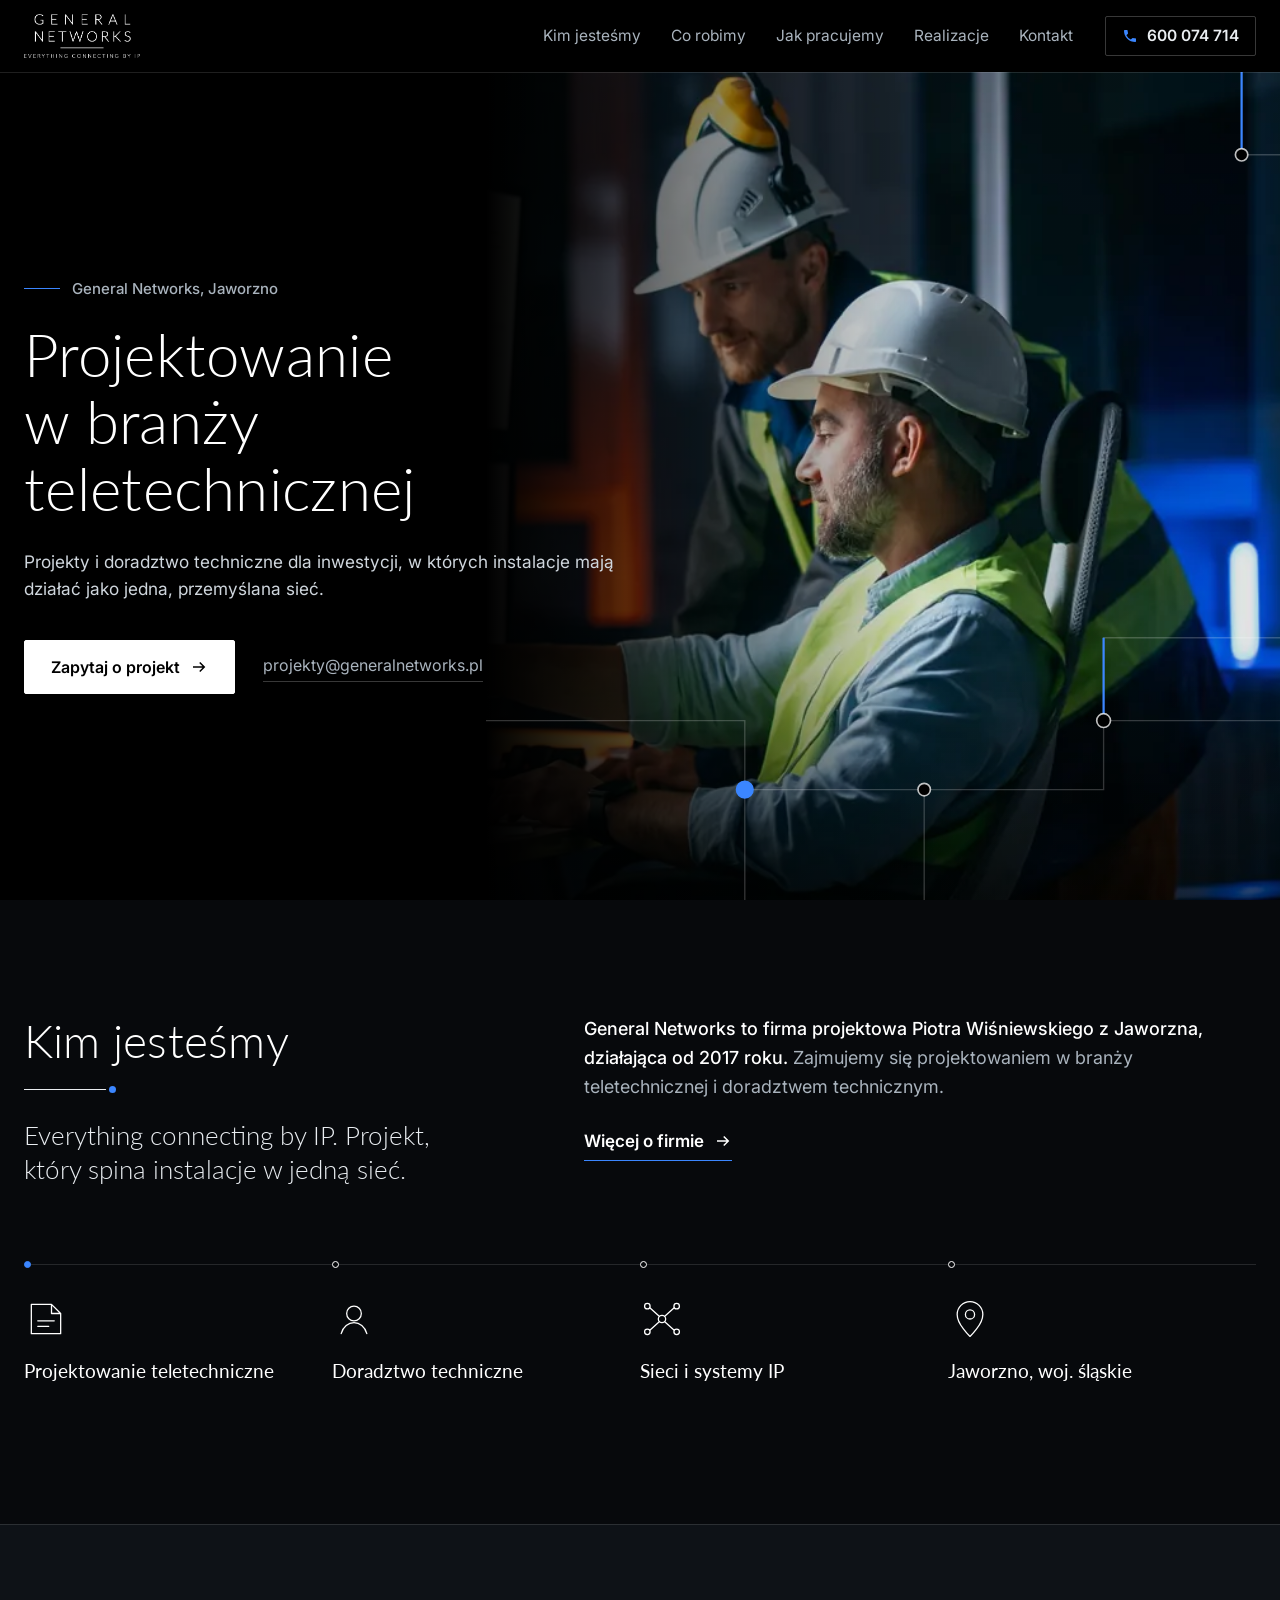
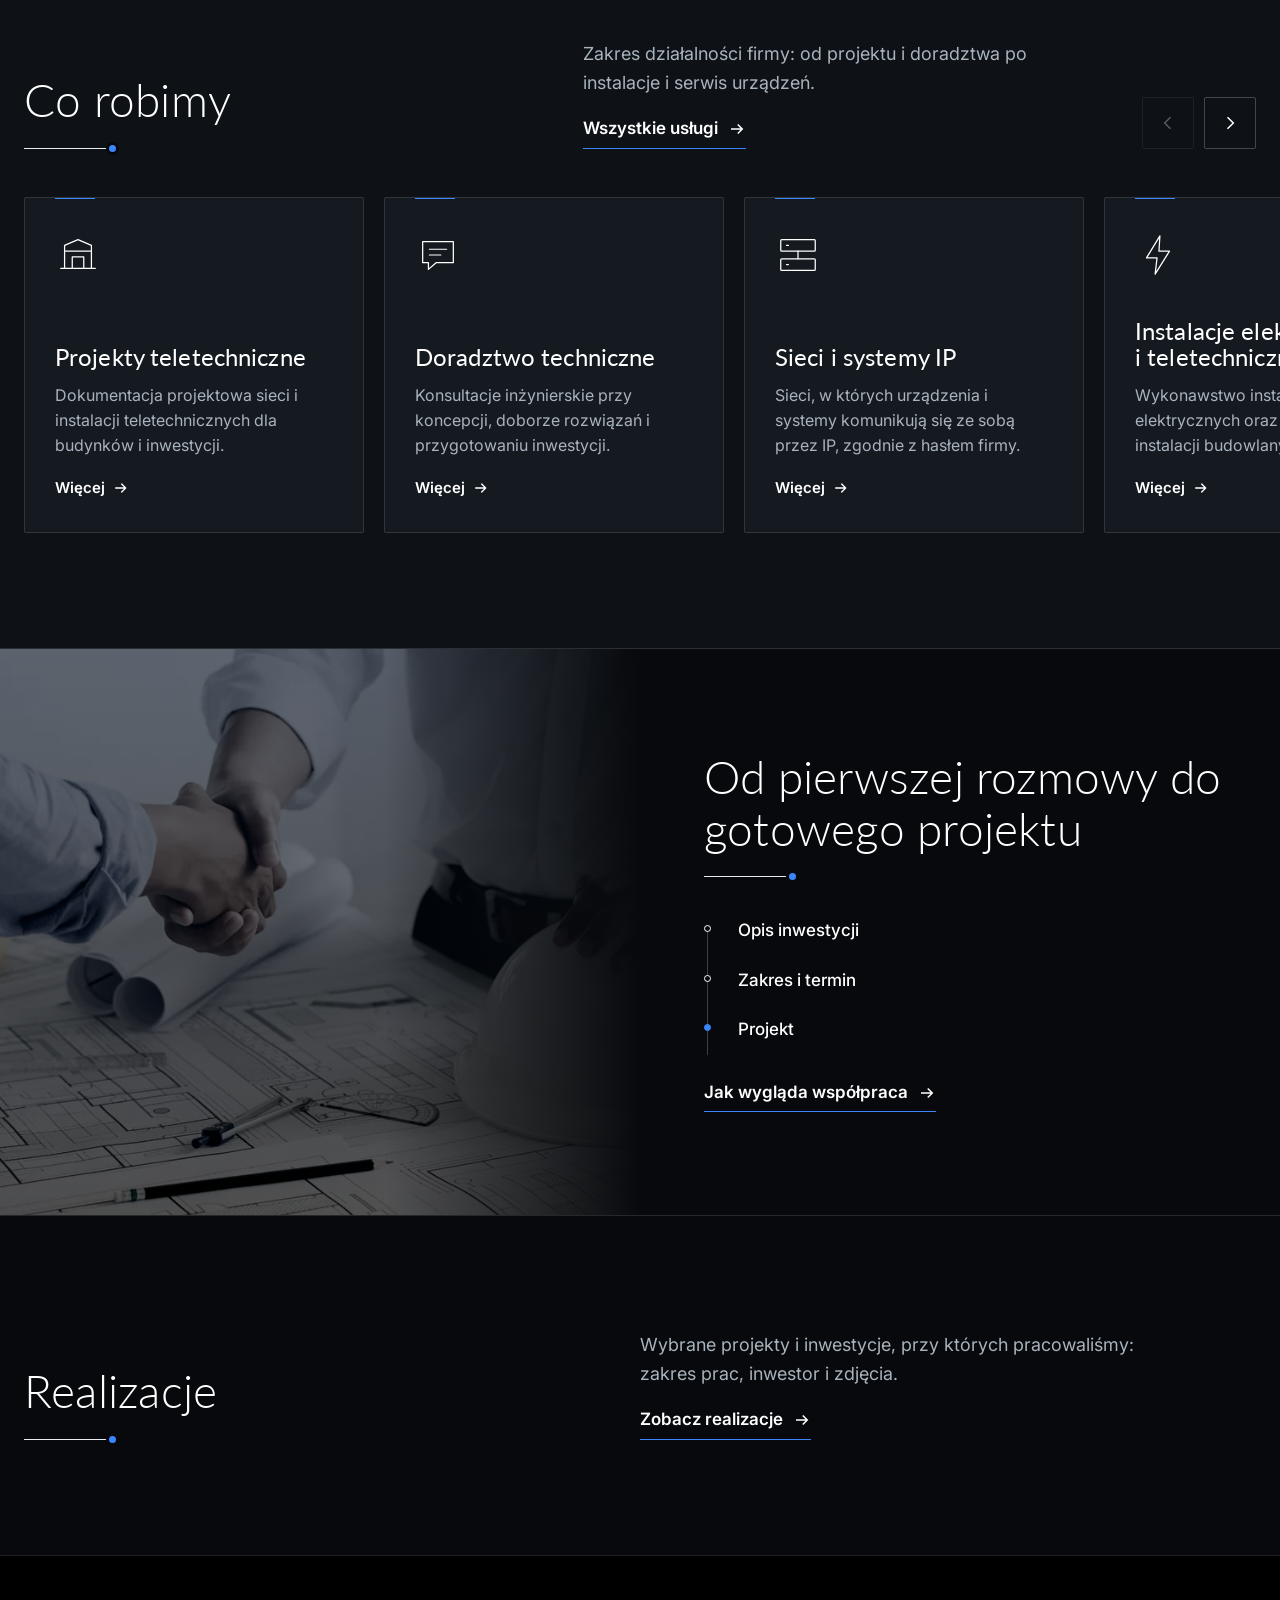
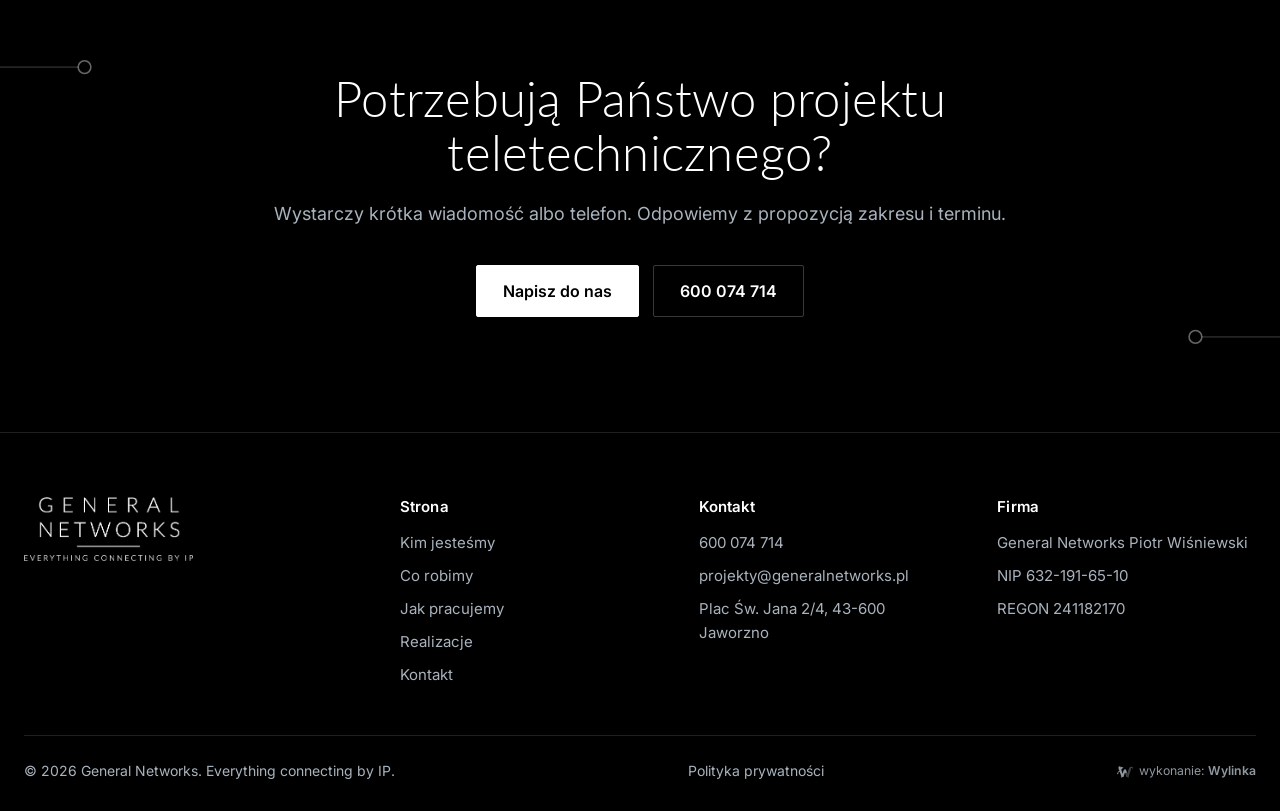
<file: index.html>
<!doctype html>
<html lang="pl">
<head>
<meta charset="utf-8">
<meta name="viewport" content="width=device-width,initial-scale=1,viewport-fit=cover">
<meta name="robots" content="noindex,nofollow">
<title>General Networks - projektowanie teletechniczne, Jaworzno</title>
<meta name="description" content="General Networks Piotr Wiśniewski, Jaworzno. Projektowanie w branży teletechnicznej i doradztwo techniczne. Everything connecting by IP.">
<link rel="canonical" href="https://wylinka-podglad.pl/generalnetworks-koncept/">
<meta property="og:type" content="website">
<meta property="og:locale" content="pl_PL">
<meta property="og:site_name" content="General Networks">
<meta property="og:title" content="General Networks - projektowanie teletechniczne, Jaworzno">
<meta property="og:description" content="General Networks Piotr Wiśniewski, Jaworzno. Projektowanie w branży teletechnicznej i doradztwo techniczne. Everything connecting by IP.">
<meta property="og:url" content="https://wylinka-podglad.pl/generalnetworks-koncept/">
<meta property="og:image" content="https://wylinka-podglad.pl/generalnetworks-koncept/img/inzynierowie-1200.webp">
<meta name="theme-color" content="#000000">
<link rel="icon" href="img/favicon.svg" type="image/svg+xml">
<link rel="preconnect" href="https://fonts.googleapis.com">
<link rel="preconnect" href="https://fonts.gstatic.com" crossorigin>
<link href="https://fonts.googleapis.com/css2?family=Inter:wght@400;500;600&family=Lato:wght@300;400;700&display=swap&subset=latin-ext" rel="stylesheet">
<link rel="preload" as="image" href="img/inzynierowie-mob.webp" media="(max-width:760px)">
<link rel="preload" as="image" href="img/inzynierowie-2000.webp" media="(min-width:761px)">
<script type="application/ld+json">{"@context": "https://schema.org", "@type": "ProfessionalService", "name": "General Networks Piotr Wiśniewski", "url": "https://wylinka-podglad.pl/generalnetworks-koncept/", "telephone": "+48600074714", "email": "projekty@generalnetworks.pl", "slogan": "Everything connecting by IP", "address": {"@type": "PostalAddress", "streetAddress": "Plac Św. Jana 2/4", "postalCode": "43-600", "addressLocality": "Jaworzno", "addressCountry": "PL"}, "taxID": "6321916510"}</script>
<link rel="stylesheet" href="style.css">
</head>
<body>

<header class="top" id="top">
  <div class="wrap top-in">
    <a class="logo" href="./" aria-label="General Networks, strona główna"><img src="img/logo.png" width="393" height="149" alt="General Networks - everything connecting by IP"></a>
    <nav class="nav" id="nav" aria-label="Menu główne">
      <a href="kim-jestesmy/">Kim jesteśmy</a>
      <a href="co-robimy/">Co robimy</a>
      <a href="jak-pracujemy/">Jak pracujemy</a>
      <a href="realizacje/">Realizacje</a>
      <a href="kontakt/">Kontakt</a>
    </nav>
    <a class="tel-top" href="tel:+48600074714" aria-label="Zadzwoń: 600 074 714">
      <svg viewBox="0 0 24 24" aria-hidden="true"><path d="M6.6 10.8a15.1 15.1 0 0 0 6.6 6.6l2.2-2.2a1 1 0 0 1 1-.25 11.4 11.4 0 0 0 3.6.57 1 1 0 0 1 1 1V20a1 1 0 0 1-1 1A17 17 0 0 1 3 4a1 1 0 0 1 1-1h3.5a1 1 0 0 1 1 1c0 1.25.2 2.45.57 3.57a1 1 0 0 1-.25 1z"/></svg>
      <span>600 074 714</span>
    </a>
    <button class="burger" id="burger" aria-label="Otwórz menu" aria-expanded="false" aria-controls="nav"><span></span><span></span></button>
  </div>
</header>

<main>
<section class="hero" aria-labelledby="h1">
  <div class="hero-foto">
    <picture>
      <source media="(max-width:760px)" srcset="img/inzynierowie-mob.webp">
      <img src="img/inzynierowie-2000.webp" srcset="img/inzynierowie-1200.webp 1200w, img/inzynierowie-2000.webp 2000w" sizes="100vw" width="2000" height="1334" alt="Inżynierowie analizują schemat sieci na monitorach" fetchpriority="high">
    </picture>
    <svg class="siec" viewBox="0 0 800 600" preserveAspectRatio="xMidYMid slice" aria-hidden="true">
      <g class="siec-linie">
        <path d="M0 470H300V520H560V470H800"/>
        <path d="M300 520V600"/>
        <path d="M560 470V410H800"/>
        <path d="M430 520V600"/>
        <path d="M660 0V60H800"/>
      </g>
      <g class="siec-sygnal">
        <path d="M0 470H300V520H560V470H800"/>
        <path d="M560 470V410H800"/>
        <path d="M660 0V60H800"/>
      </g>
      <g class="siec-wezly">
        <circle cx="300" cy="520" r="6"/><circle cx="560" cy="470" r="5"/><circle cx="430" cy="520" r="4.5"/><circle cx="660" cy="60" r="4.5"/>
        <rect x="783" y="464" width="12" height="12"/><rect x="783" y="404" width="12" height="12"/><rect x="783" y="54" width="12" height="12"/>
      </g>
    </svg>
  </div>
  <div class="hero-in wrap">
    <p class="hero-firma">General Networks, Jaworzno</p>
    <h1 id="h1">Projektowanie w&nbsp;branży teletechnicznej</h1>
    <p class="lead">Projekty i doradztwo techniczne dla inwestycji, w których instalacje mają działać jako jedna, przemyślana sieć.</p>
    <div class="hero-cta">
      <a class="btn" href="kontakt/" id="cta-hero">Zapytaj o projekt <svg viewBox="0 0 24 24" aria-hidden="true"><path d="M4 12h14M13 6l6 6-6 6"/></svg></a>
      <a class="hero-mail" href="mailto:projekty@generalnetworks.pl">projekty@generalnetworks.pl</a>
    </div>
  </div>
</section>

<section class="sek kim" aria-labelledby="h-kim">
  <div class="wrap kim-grid">
    <div>
      <h2 id="h-kim">Kim jesteśmy</h2>
      <span class="magistrala" aria-hidden="true"></span>
      <p class="kim-haslo">Everything connecting by IP. Projekt, który spina instalacje w jedną sieć.</p>
    </div>
    <div class="kim-txt">
      <p><strong>General Networks to firma projektowa Piotra Wiśniewskiego z Jaworzna, działająca od 2017 roku.</strong> Zajmujemy się projektowaniem w branży teletechnicznej i doradztwem technicznym.</p>
      <a class="link-str" href="kim-jestesmy/">Więcej o firmie <svg viewBox="0 0 24 24" aria-hidden="true"><path d="M4 12h14M13 6l6 6-6 6"/></svg></a>
    </div>
  </div>
  <ul class="wrap filary">
    <li><svg viewBox="0 0 48 48" aria-hidden="true"><path d="M8 40V8h22l10 10v22z M30 8v10h10 M15 26h18 M15 32h12"/></svg><span>Projektowanie teletechniczne</span></li>
    <li><svg viewBox="0 0 48 48" aria-hidden="true"><circle cx="24" cy="18" r="8"/><path d="M10 40c2-8 8-12 14-12s12 4 14 12"/></svg><span>Doradztwo techniczne</span></li>
    <li><svg viewBox="0 0 48 48" aria-hidden="true"><circle cx="24" cy="24" r="4"/><circle cx="8" cy="10" r="3"/><circle cx="40" cy="10" r="3"/><circle cx="8" cy="38" r="3"/><circle cx="40" cy="38" r="3"/><path d="M11 12l10 9M37 12l-10 9M11 36l10-9M37 36l-10-9"/></svg><span>Sieci i systemy IP</span></li>
    <li><svg viewBox="0 0 48 48" aria-hidden="true"><path d="M24 43s14-13 14-24a14 14 0 0 0-28 0c0 11 14 24 14 24z"/><circle cx="24" cy="19" r="5"/></svg><span>Jaworzno, woj. śląskie</span></li>
  </ul>
</section>

<section class="sek uslugi" aria-labelledby="h-usl">
  <div class="wrap usl-head">
    <div>
      <h2 id="h-usl">Co robimy</h2>
      <span class="magistrala" aria-hidden="true"></span>
    </div>
    <div class="usl-opis"><p>Zakres działalności firmy: od projektu i doradztwa po instalacje i serwis urządzeń.</p>
    <a class="link-str" href="co-robimy/">Wszystkie usługi <svg viewBox="0 0 24 24" aria-hidden="true"><path d="M4 12h14M13 6l6 6-6 6"/></svg></a>
    </div>
    <div class="strzalki">
      <button class="strz" data-kier="-1" aria-label="Poprzednie usługi"><svg viewBox="0 0 24 24"><path d="M15 5l-7 7 7 7"/></svg></button>
      <button class="strz" data-kier="1" aria-label="Następne usługi"><svg viewBox="0 0 24 24"><path d="M9 5l7 7-7 7"/></svg></button>
    </div>
  </div>
  <div class="tor-wrap">
    <ol class="tor" id="tor" tabindex="0" aria-label="Usługi, przesuń w bok">
      <li class="usl">
        <svg viewBox="0 0 48 48" aria-hidden="true"><path d="M6 38h36M10 38V14l14-6 14 6v24M18 38V26h12v12M10 20h28"/></svg>
        <h3><a href="co-robimy/projekty-teletechniczne/">Projekty teletechniczne</a></h3>
        <p>Dokumentacja projektowa sieci i instalacji teletechnicznych dla budynków i inwestycji.</p>
        <span class="usl-dalej" aria-hidden="true">Więcej <svg viewBox="0 0 24 24" aria-hidden="true"><path d="M4 12h14M13 6l6 6-6 6"/></svg></span>
      </li>
      <li class="usl">
        <svg viewBox="0 0 48 48" aria-hidden="true"><path d="M8 10h32v22H22l-8 7v-7H8z M15 18h18M15 24h12"/></svg>
        <h3><a href="co-robimy/doradztwo-techniczne/">Doradztwo techniczne</a></h3>
        <p>Konsultacje inżynierskie przy koncepcji, doborze rozwiązań i przygotowaniu inwestycji.</p>
        <span class="usl-dalej" aria-hidden="true">Więcej <svg viewBox="0 0 24 24" aria-hidden="true"><path d="M4 12h14M13 6l6 6-6 6"/></svg></span>
      </li>
      <li class="usl">
        <svg viewBox="0 0 48 48" aria-hidden="true"><rect x="6" y="8" width="36" height="12" rx="1"/><rect x="6" y="28" width="36" height="12" rx="1"/><path d="M12 14h2M12 34h2M24 20v8"/></svg>
        <h3><a href="co-robimy/sieci-i-systemy-ip/">Sieci i systemy IP</a></h3>
        <p>Sieci, w których urządzenia i systemy komunikują się ze sobą przez IP, zgodnie z hasłem firmy.</p>
        <span class="usl-dalej" aria-hidden="true">Więcej <svg viewBox="0 0 24 24" aria-hidden="true"><path d="M4 12h14M13 6l6 6-6 6"/></svg></span>
      </li>
      <li class="usl">
        <svg viewBox="0 0 48 48" aria-hidden="true"><path d="M26 4L12 27h11l-2 17 15-24H25z"/></svg>
        <h3><a href="co-robimy/instalacje-elektryczne-i-teletechniczne/">Instalacje elektryczne i&nbsp;teletechniczne</a></h3>
        <p>Wykonawstwo instalacji elektrycznych oraz pozostałych instalacji budowlanych.</p>
        <span class="usl-dalej" aria-hidden="true">Więcej <svg viewBox="0 0 24 24" aria-hidden="true"><path d="M4 12h14M13 6l6 6-6 6"/></svg></span>
      </li>
      <li class="usl">
        <svg viewBox="0 0 48 48" aria-hidden="true"><path d="M30 6a10 10 0 0 0-9 13L7 33l8 8 14-14a10 10 0 0 0 13-9l-6 2-4-4z"/></svg>
        <h3><a href="co-robimy/serwis-urzadzen/">Serwis urządzeń</a></h3>
        <p>Naprawa i konserwacja urządzeń elektronicznych, komputerów i sprzętu telekomunikacyjnego.</p>
        <span class="usl-dalej" aria-hidden="true">Więcej <svg viewBox="0 0 24 24" aria-hidden="true"><path d="M4 12h14M13 6l6 6-6 6"/></svg></span>
      </li>
      <li class="usl">
        <svg viewBox="0 0 48 48" aria-hidden="true"><rect x="6" y="8" width="36" height="24" rx="1"/><path d="M18 40h12M24 32v8M14 20l5 5 5-5 5 5 5-5"/></svg>
        <h3><a href="co-robimy/doradztwo-informatyczne/">Doradztwo informatyczne</a></h3>
        <p>Doradztwo w zakresie informatyki i zarządzania urządzeniami informatycznymi.</p>
        <span class="usl-dalej" aria-hidden="true">Więcej <svg viewBox="0 0 24 24" aria-hidden="true"><path d="M4 12h14M13 6l6 6-6 6"/></svg></span>
      </li>
    </ol>
  </div>
  <div class="wrap licznik" aria-hidden="true"><span id="licz">1</span> / 6</div>
</section>


<section class="sek praca" aria-labelledby="h-praca">
  <div class="praca-foto">
    <img src="img/uzgodnienia-1000.webp" srcset="img/uzgodnienia-1000.webp 1000w, img/uzgodnienia-1800.webp 1800w" sizes="(max-width:900px) 100vw, 50vw" width="1800" height="1200" alt="Uzgodnienia nad dokumentacją projektową" loading="lazy" decoding="async">
  </div>
  <div class="praca-txt">
    <h2 id="h-praca">Od pierwszej rozmowy do gotowego projektu</h2>
    <span class="magistrala" aria-hidden="true"></span>
    <ol class="kroki kroki-krotko">
      <li><strong>Opis inwestycji</strong></li>
      <li><strong>Zakres i termin</strong></li>
      <li><strong>Projekt</strong></li>
    </ol>
    <a class="link-str" href="jak-pracujemy/">Jak wygląda współpraca <svg viewBox="0 0 24 24" aria-hidden="true"><path d="M4 12h14M13 6l6 6-6 6"/></svg></a>
  </div>
</section>

<section class="sek real-zaj" aria-labelledby="h-real">
  <div class="wrap usl-head real-head">
    <div>
      <h2 id="h-real">Realizacje</h2>
      <span class="magistrala" aria-hidden="true"></span>
    </div>
    <div class="usl-opis"><p>Wybrane projekty i inwestycje, przy których pracowaliśmy: zakres prac, inwestor i zdjęcia.</p>
    <a class="link-str" href="realizacje/">Zobacz realizacje <svg viewBox="0 0 24 24" aria-hidden="true"><path d="M4 12h14M13 6l6 6-6 6"/></svg></a>
    </div>
  </div>
</section>

<section class="cta" aria-labelledby="h-cta">
  <svg class="cta-siec" viewBox="0 0 1200 300" preserveAspectRatio="xMidYMid slice" aria-hidden="true">
    <path d="M0 120H170V70H250M170 120V220H90M110 220V300"/>
    <path d="M1200 180H1030V240H950M1030 180V80H1110M1080 80V0"/>
    <circle cx="170" cy="120" r="5"/><circle cx="250" cy="70" r="4"/><circle cx="1030" cy="180" r="5"/><circle cx="950" cy="240" r="4"/><circle cx="1110" cy="80" r="4"/>
  </svg>
  <div class="wrap cta-in">
    <h2 id="h-cta">Potrzebują Państwo projektu teletechnicznego?</h2>
    <p>Wystarczy krótka wiadomość albo telefon. Odpowiemy z propozycją zakresu i terminu.</p>
    <div class="cta-btns">
      <a class="btn" href="kontakt/">Napisz do nas</a>
      <a class="btn btn-linia" href="tel:+48600074714">600 074 714</a>
    </div>
  </div>
</section>

</main>

<footer class="stopka">
  <div class="wrap stopka-grid">
    <div class="st-logo">
      <img src="img/logo.png" width="393" height="149" alt="General Networks" loading="lazy">
    </div>
    <nav class="st-kol" aria-label="Menu w stopce">
      <h4>Strona</h4>
      <a href="kim-jestesmy/">Kim jesteśmy</a>
      <a href="co-robimy/">Co robimy</a>
      <a href="jak-pracujemy/">Jak pracujemy</a>
      <a href="realizacje/">Realizacje</a>
      <a href="kontakt/">Kontakt</a>
    </nav>
    <div class="st-kol st-kon">
      <h4>Kontakt</h4>
      <a href="tel:+48600074714">600 074 714</a>
      <a href="mailto:projekty@generalnetworks.pl">projekty@generalnetworks.pl</a>
      <span>Plac Św. Jana 2/4, 43-600 Jaworzno</span>
    </div>
    <div class="st-kol st-firma">
      <h4>Firma</h4>
      <span>General Networks Piotr Wiśniewski</span>
      <span>NIP 632-191-65-10</span>
      <span>REGON 241182170</span>
    </div>
  </div>
  <div class="wrap st-dol">
    <span>© <span id="rok">2026</span> General Networks. Everything connecting by IP.</span>
    <a class="st-pol" href="polityka-prywatnosci/">Polityka prywatności</a>
    <a class="wylinka-badge" href="https://wylinka.pl/?utm_source=generalnetworks.pl&amp;utm_medium=stopka&amp;utm_campaign=wykonanie" rel="noopener" title="Strona wykonana przez Wylinka"><svg viewBox="0 0 64 64" aria-hidden="true" focusable="false" fill="currentColor"><path d="M9.8 22.8l-1.2-7.9 2.2-3.7 15.5 4.6-.5 1.5-7.2 5.5 4.7 15.6 5-15.6 7 0 4.1 12.7-4.2-.9-2.6 1.8-.8-2.2-5.3 15.6-4.3 0 .4 .2-2.1 2.8-1.3-1.1 1.1-1.4-3.1 .2-.1-1.7 2.2-.1-5.7-16.5-4.8 .6-.8 3.1 0 .5-.3 .5 .8 2.2-1.6 .5-.4-1.3-.8 1.6-1.5-.8 .8-1.6-1.4 .6-.6-1.6 2.3-.8 .2-.4 1.3-4.8 5.9-.8-2.4-6.9zM15.2 13.7l-.1-.4-.4 .8-.1 .8 .1 1 .1 .4 .3 .7 .3-.9 .1-.7 0-.8z"/><path class="wy-pod" d="M37.1 49.8l-4.5-13.3 2.6-1.8 4.2 .9 .9 2.8 3-9.7 0-.5 .1-.8 3.2-8.4 .5-1 .6-1 .9-1.1 1.3-1 1.1-.7 1.4-.5 1.4-.3 .7 0 .9 0 1.2 .3 1.4 .6 .8 .5 .7 .7 .6 .7 .5 .9 .3 .9 .1 .9 0 .8-.2 .9-.5 .9-.5 .6-.7 .5-.7 .3-.1-.1 0-.1 .5-.5 .3-.7 .2-.5 0-.6-.1-.6-.3-.7-.4-.5-.4-.4-.5-.3-.6-.3-.7 0-.7 .1-.6 .1-.5 .4-.5 .5-.3 .5-.2 .7-.1 1.5-1.4 5.1-.8 3.3-.3 .7-.5 .7-6 17.5 1.9 .1-.1 1.7-3.1-.2 1.1 1.4-1.3 1.1-2.1-2.8 .4-.2z"/><path class="wy-old" d="M40.8 50l.4-.2-4.1 0-4.2-12.5 2.5-1.7 4.3 .9 .6 1.9 .6-1.6 0-.3 2.4-7.8 0-.5 .1-.8 3.2-8.4 .4-.8 .6-.9 .9-1.2 .9-.9 1.3-.8 1.4-.6 1.2-.3 1.4-.1 1.3 .1 .6 .2 .8 .3 1.1 .6 .9 .7 .7 .9 .5 .9 .3 .9 .1 1.1-.1 .9-.3 .9-.4 .7-.6 .7-.6 .4-.6 .2-.1-.1 0-.1 .5-.5 .3-.7 .2-.5 0-.5-.1-.6-.2-.6-.3-.5-.4-.5-.5-.3-.6-.3-.7-.1-.6 0-.6 .1-.6 .3-.6 .5-.3 .4-.2 .5-.1 .5-.1 1.5-1.4 5.1-.8 3.3-.3 .7-.5 .7-6 17.5 1.9 .1-.1 1.7-3.1-.2 1.1 1.4-1.3 1.1zM49.6 17.1l.6 1.7-1.5 1.9 .4 .4 1.8-2.1-.7-2.1zM48.1 28.3l.5 1.8-1.7 1.8 .4 .4 1.9-2-.6-2.2zM37.9 41.7l1.7-1.5-.4-.4-1.7 1.4zM42.6 38.7l-1.5 2.8 1.1 2-1.3 2.6 .5 .2 1.5-2.8-1.1-2 1.4-2.5z"/></svg><span>wykonanie: <b>Wylinka</b></span></a>
  </div>
</footer>

<div class="mob" id="mob" aria-hidden="true">
  <a href="tel:+48600074714" tabindex="-1">Zadzwoń</a>
  <a href="kontakt/" class="mob-cta" tabindex="-1">Zapytaj o projekt</a>
</div>

<script src="app.js" defer></script>
</body>
</html>
</file>
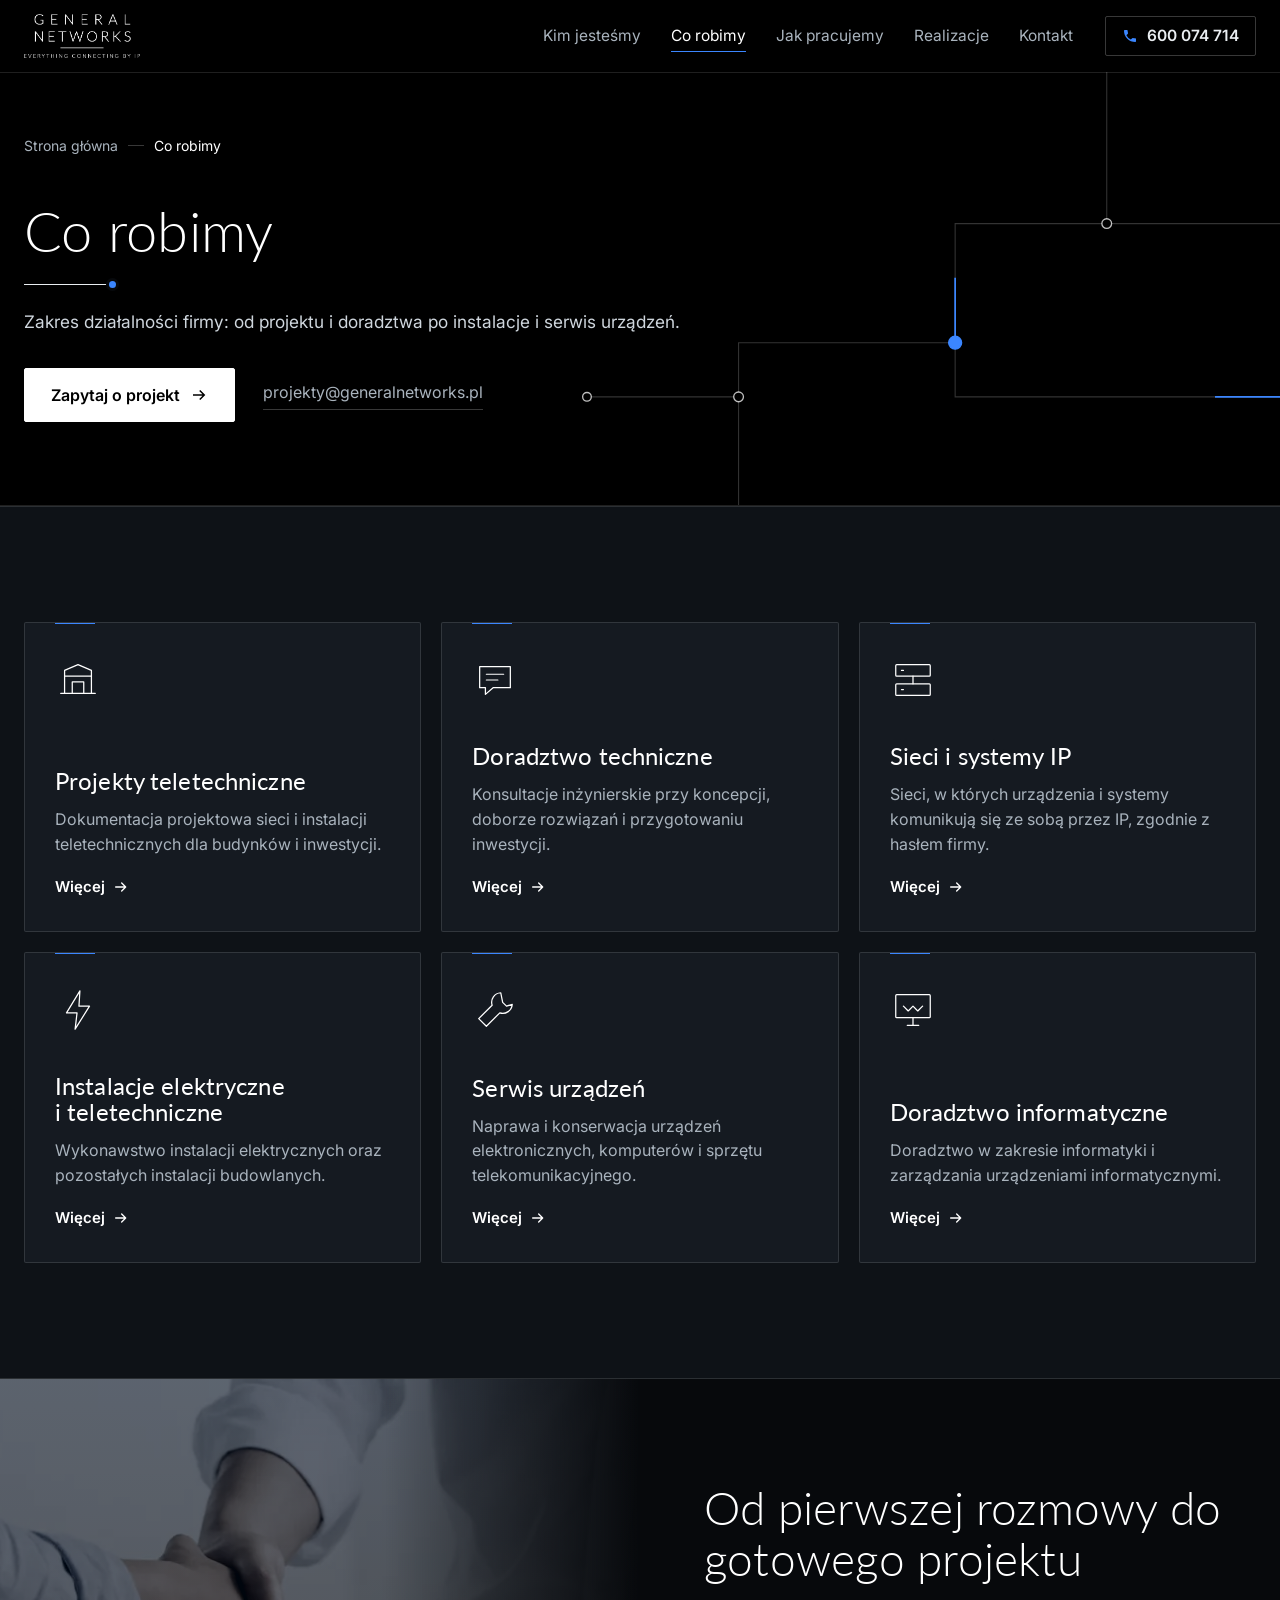
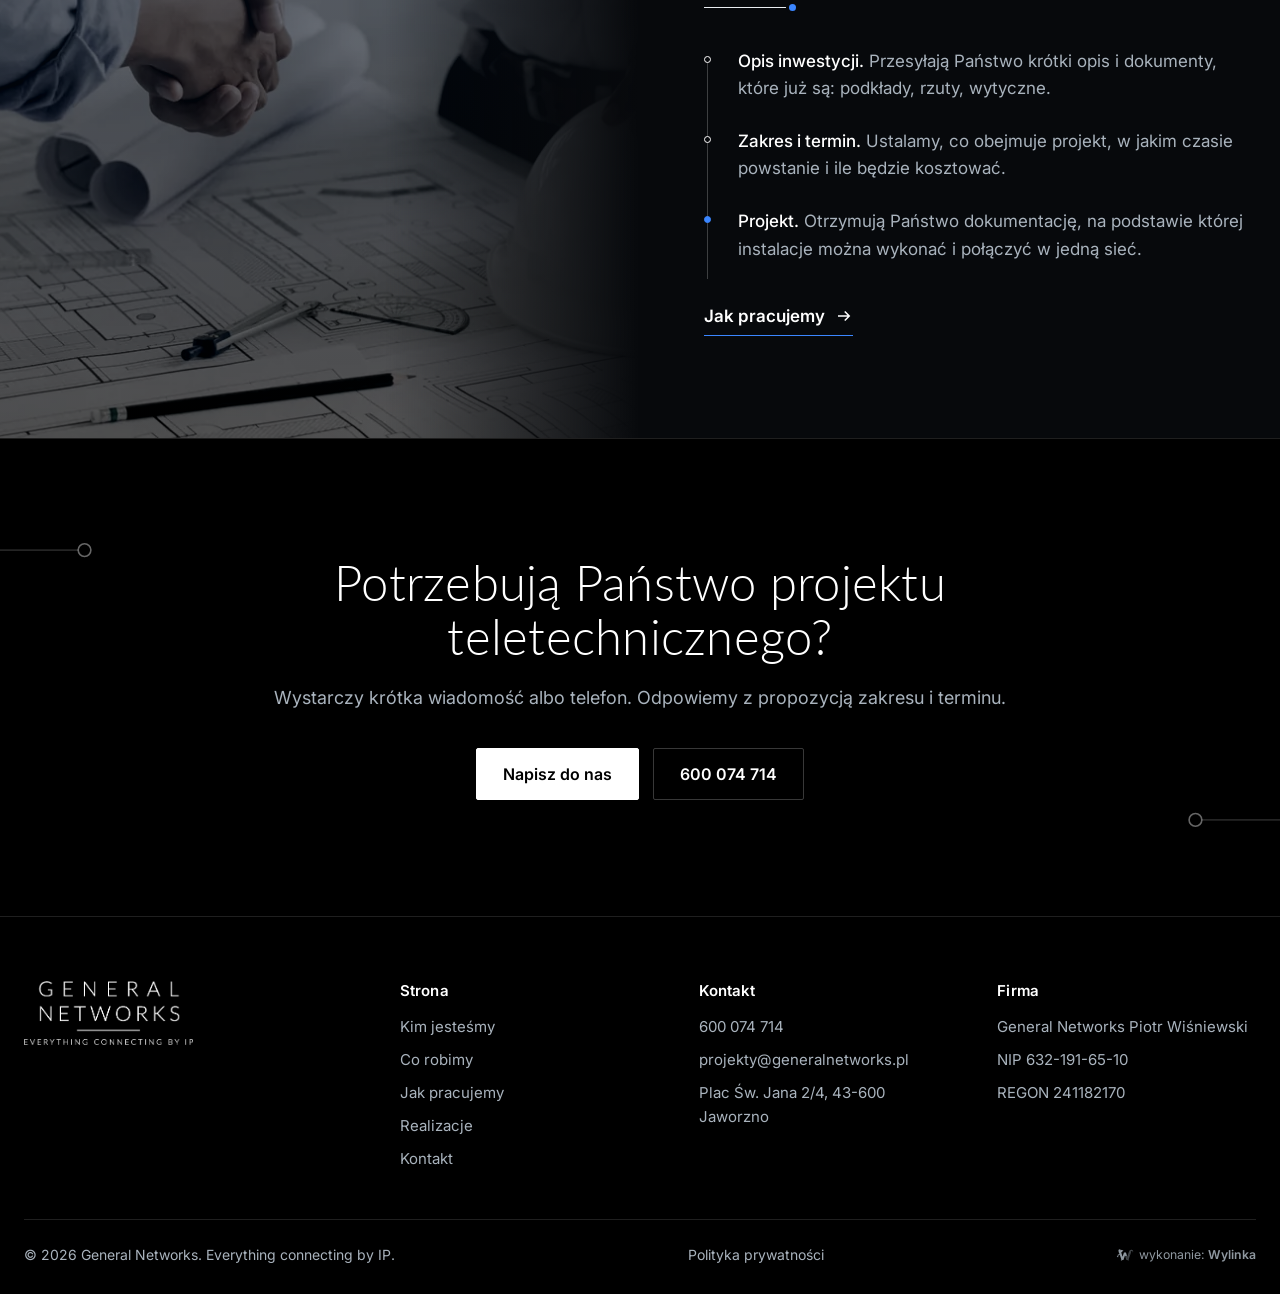
<file: co-robimy/index.html>
<!doctype html>
<html lang="pl">
<head>
<meta charset="utf-8">
<meta name="viewport" content="width=device-width,initial-scale=1,viewport-fit=cover">
<meta name="robots" content="noindex,nofollow">
<title>Co robimy - usługi teletechniczne | General Networks</title>
<meta name="description" content="Projekty teletechniczne, doradztwo techniczne, sieci i systemy IP, instalacje elektryczne, serwis urządzeń i doradztwo informatyczne. Jaworzno.">
<link rel="canonical" href="https://wylinka-podglad.pl/generalnetworks-koncept/co-robimy/">
<meta property="og:type" content="website">
<meta property="og:locale" content="pl_PL">
<meta property="og:site_name" content="General Networks">
<meta property="og:title" content="Co robimy - usługi teletechniczne | General Networks">
<meta property="og:description" content="Projekty teletechniczne, doradztwo techniczne, sieci i systemy IP, instalacje elektryczne, serwis urządzeń i doradztwo informatyczne. Jaworzno.">
<meta property="og:url" content="https://wylinka-podglad.pl/generalnetworks-koncept/co-robimy/">
<meta property="og:image" content="https://wylinka-podglad.pl/generalnetworks-koncept/img/inzynierowie-1200.webp">
<meta name="theme-color" content="#000000">
<link rel="icon" href="../img/favicon.svg" type="image/svg+xml">
<link rel="preconnect" href="https://fonts.googleapis.com">
<link rel="preconnect" href="https://fonts.gstatic.com" crossorigin>
<link href="https://fonts.googleapis.com/css2?family=Inter:wght@400;500;600&family=Lato:wght@300;400;700&display=swap&subset=latin-ext" rel="stylesheet">
<script type="application/ld+json">{"@context": "https://schema.org", "@type": "BreadcrumbList", "itemListElement": [{"@type": "ListItem", "position": 1, "name": "Strona główna", "item": "https://wylinka-podglad.pl/generalnetworks-koncept/"}, {"@type": "ListItem", "position": 2, "name": "Co robimy", "item": "https://wylinka-podglad.pl/generalnetworks-koncept/co-robimy/"}]}</script>
<link rel="stylesheet" href="../style.css">
</head>
<body>

<header class="top" id="top">
  <div class="wrap top-in">
    <a class="logo" href="../" aria-label="General Networks, strona główna"><img src="../img/logo.png" width="393" height="149" alt="General Networks - everything connecting by IP"></a>
    <nav class="nav" id="nav" aria-label="Menu główne">
      <a href="../kim-jestesmy/">Kim jesteśmy</a>
      <a href="../co-robimy/" class="akt" aria-current="page">Co robimy</a>
      <a href="../jak-pracujemy/">Jak pracujemy</a>
      <a href="../realizacje/">Realizacje</a>
      <a href="../kontakt/">Kontakt</a>
    </nav>
    <a class="tel-top" href="tel:+48600074714" aria-label="Zadzwoń: 600 074 714">
      <svg viewBox="0 0 24 24" aria-hidden="true"><path d="M6.6 10.8a15.1 15.1 0 0 0 6.6 6.6l2.2-2.2a1 1 0 0 1 1-.25 11.4 11.4 0 0 0 3.6.57 1 1 0 0 1 1 1V20a1 1 0 0 1-1 1A17 17 0 0 1 3 4a1 1 0 0 1 1-1h3.5a1 1 0 0 1 1 1c0 1.25.2 2.45.57 3.57a1 1 0 0 1-.25 1z"/></svg>
      <span>600 074 714</span>
    </a>
    <button class="burger" id="burger" aria-label="Otwórz menu" aria-expanded="false" aria-controls="nav"><span></span><span></span></button>
  </div>
</header>

<main>
<section class="ph" aria-labelledby="h1">
  <svg class="ph-siec" viewBox="0 0 1200 400" preserveAspectRatio="xMaxYMid slice" aria-hidden="true">
    <g class="siec-linie"><path d="M1200 300H900V250H700V300H560"/><path d="M900 250V140H1200"/><path d="M700 300V400"/><path d="M1040 140V0"/></g>
    <g class="siec-sygnal"><path d="M1200 300H900V250H700V300H560"/><path d="M900 250V140H1200"/></g>
    <g class="siec-wezly"><circle cx="900" cy="250" r="6"/><circle cx="700" cy="300" r="4.5"/><circle cx="1040" cy="140" r="4.5"/><circle cx="560" cy="300" r="4"/></g>
  </svg>
  <div class="wrap ph-in">
    <nav class="okruszki" aria-label="Okruszki"><ol><li><a href="../">Strona główna</a></li><li aria-current="page">Co robimy</li></ol></nav>
    
    <h1 id="h1">Co robimy</h1>
    <span class="magistrala" aria-hidden="true"></span>
    <p class="lead">Zakres działalności firmy: od projektu i doradztwa po instalacje i serwis urządzeń.</p>
    <div class="hero-cta">
      <a class="btn" href="../kontakt/" id="cta-hero">Zapytaj o projekt <svg viewBox="0 0 24 24" aria-hidden="true"><path d="M4 12h14M13 6l6 6-6 6"/></svg></a>
      <a class="hero-mail" href="mailto:projekty@generalnetworks.pl">projekty@generalnetworks.pl</a>
    </div>
  </div>
</section>

<section class="sek uslugi" aria-labelledby="h-usl">
  <div class="wrap">
    <h2 id="h-usl" class="sr-only">Usługi</h2>
    <ul class="usl-grid">
      <li class="usl">
        <svg viewBox="0 0 48 48" aria-hidden="true"><path d="M6 38h36M10 38V14l14-6 14 6v24M18 38V26h12v12M10 20h28"/></svg>
        <h3><a href="../co-robimy/projekty-teletechniczne/">Projekty teletechniczne</a></h3>
        <p>Dokumentacja projektowa sieci i instalacji teletechnicznych dla budynków i inwestycji.</p>
        <span class="usl-dalej" aria-hidden="true">Więcej <svg viewBox="0 0 24 24" aria-hidden="true"><path d="M4 12h14M13 6l6 6-6 6"/></svg></span>
      </li>
      <li class="usl">
        <svg viewBox="0 0 48 48" aria-hidden="true"><path d="M8 10h32v22H22l-8 7v-7H8z M15 18h18M15 24h12"/></svg>
        <h3><a href="../co-robimy/doradztwo-techniczne/">Doradztwo techniczne</a></h3>
        <p>Konsultacje inżynierskie przy koncepcji, doborze rozwiązań i przygotowaniu inwestycji.</p>
        <span class="usl-dalej" aria-hidden="true">Więcej <svg viewBox="0 0 24 24" aria-hidden="true"><path d="M4 12h14M13 6l6 6-6 6"/></svg></span>
      </li>
      <li class="usl">
        <svg viewBox="0 0 48 48" aria-hidden="true"><rect x="6" y="8" width="36" height="12" rx="1"/><rect x="6" y="28" width="36" height="12" rx="1"/><path d="M12 14h2M12 34h2M24 20v8"/></svg>
        <h3><a href="../co-robimy/sieci-i-systemy-ip/">Sieci i systemy IP</a></h3>
        <p>Sieci, w których urządzenia i systemy komunikują się ze sobą przez IP, zgodnie z hasłem firmy.</p>
        <span class="usl-dalej" aria-hidden="true">Więcej <svg viewBox="0 0 24 24" aria-hidden="true"><path d="M4 12h14M13 6l6 6-6 6"/></svg></span>
      </li>
      <li class="usl">
        <svg viewBox="0 0 48 48" aria-hidden="true"><path d="M26 4L12 27h11l-2 17 15-24H25z"/></svg>
        <h3><a href="../co-robimy/instalacje-elektryczne-i-teletechniczne/">Instalacje elektryczne i&nbsp;teletechniczne</a></h3>
        <p>Wykonawstwo instalacji elektrycznych oraz pozostałych instalacji budowlanych.</p>
        <span class="usl-dalej" aria-hidden="true">Więcej <svg viewBox="0 0 24 24" aria-hidden="true"><path d="M4 12h14M13 6l6 6-6 6"/></svg></span>
      </li>
      <li class="usl">
        <svg viewBox="0 0 48 48" aria-hidden="true"><path d="M30 6a10 10 0 0 0-9 13L7 33l8 8 14-14a10 10 0 0 0 13-9l-6 2-4-4z"/></svg>
        <h3><a href="../co-robimy/serwis-urzadzen/">Serwis urządzeń</a></h3>
        <p>Naprawa i konserwacja urządzeń elektronicznych, komputerów i sprzętu telekomunikacyjnego.</p>
        <span class="usl-dalej" aria-hidden="true">Więcej <svg viewBox="0 0 24 24" aria-hidden="true"><path d="M4 12h14M13 6l6 6-6 6"/></svg></span>
      </li>
      <li class="usl">
        <svg viewBox="0 0 48 48" aria-hidden="true"><rect x="6" y="8" width="36" height="24" rx="1"/><path d="M18 40h12M24 32v8M14 20l5 5 5-5 5 5 5-5"/></svg>
        <h3><a href="../co-robimy/doradztwo-informatyczne/">Doradztwo informatyczne</a></h3>
        <p>Doradztwo w zakresie informatyki i zarządzania urządzeniami informatycznymi.</p>
        <span class="usl-dalej" aria-hidden="true">Więcej <svg viewBox="0 0 24 24" aria-hidden="true"><path d="M4 12h14M13 6l6 6-6 6"/></svg></span>
      </li>
    </ul>
  </div>
</section>

<section class="sek praca" aria-labelledby="h-praca">
  <div class="praca-foto">
    <img src="../img/uzgodnienia-1000.webp" srcset="../img/uzgodnienia-1000.webp 1000w, ../img/uzgodnienia-1800.webp 1800w" sizes="(max-width:900px) 100vw, 50vw" width="1800" height="1200" alt="Uzgodnienia nad dokumentacją projektową" loading="lazy" decoding="async">
  </div>
  <div class="praca-txt">
    <h2 id="h-praca">Od pierwszej rozmowy do gotowego projektu</h2>
    <span class="magistrala" aria-hidden="true"></span>
    <ol class="kroki">
      <li><strong>Opis inwestycji.</strong> Przesyłają Państwo krótki opis i dokumenty, które już są: podkłady, rzuty, wytyczne.</li>
      <li><strong>Zakres i termin.</strong> Ustalamy, co obejmuje projekt, w jakim czasie powstanie i ile będzie kosztować.</li>
      <li><strong>Projekt.</strong> Otrzymują Państwo dokumentację, na podstawie której instalacje można wykonać i połączyć w jedną sieć.</li>
    </ol>
    <a class="link-str" href="../jak-pracujemy/">Jak pracujemy <svg viewBox="0 0 24 24" aria-hidden="true"><path d="M4 12h14M13 6l6 6-6 6"/></svg></a>
  </div>
</section>


<section class="cta" aria-labelledby="h-cta">
  <svg class="cta-siec" viewBox="0 0 1200 300" preserveAspectRatio="xMidYMid slice" aria-hidden="true">
    <path d="M0 120H170V70H250M170 120V220H90M110 220V300"/>
    <path d="M1200 180H1030V240H950M1030 180V80H1110M1080 80V0"/>
    <circle cx="170" cy="120" r="5"/><circle cx="250" cy="70" r="4"/><circle cx="1030" cy="180" r="5"/><circle cx="950" cy="240" r="4"/><circle cx="1110" cy="80" r="4"/>
  </svg>
  <div class="wrap cta-in">
    <h2 id="h-cta">Potrzebują Państwo projektu teletechnicznego?</h2>
    <p>Wystarczy krótka wiadomość albo telefon. Odpowiemy z propozycją zakresu i terminu.</p>
    <div class="cta-btns">
      <a class="btn" href="../kontakt/">Napisz do nas</a>
      <a class="btn btn-linia" href="tel:+48600074714">600 074 714</a>
    </div>
  </div>
</section>

</main>

<footer class="stopka">
  <div class="wrap stopka-grid">
    <div class="st-logo">
      <img src="../img/logo.png" width="393" height="149" alt="General Networks" loading="lazy">
    </div>
    <nav class="st-kol" aria-label="Menu w stopce">
      <h4>Strona</h4>
      <a href="../kim-jestesmy/">Kim jesteśmy</a>
      <a href="../co-robimy/">Co robimy</a>
      <a href="../jak-pracujemy/">Jak pracujemy</a>
      <a href="../realizacje/">Realizacje</a>
      <a href="../kontakt/">Kontakt</a>
    </nav>
    <div class="st-kol st-kon">
      <h4>Kontakt</h4>
      <a href="tel:+48600074714">600 074 714</a>
      <a href="mailto:projekty@generalnetworks.pl">projekty@generalnetworks.pl</a>
      <span>Plac Św. Jana 2/4, 43-600 Jaworzno</span>
    </div>
    <div class="st-kol st-firma">
      <h4>Firma</h4>
      <span>General Networks Piotr Wiśniewski</span>
      <span>NIP 632-191-65-10</span>
      <span>REGON 241182170</span>
    </div>
  </div>
  <div class="wrap st-dol">
    <span>© <span id="rok">2026</span> General Networks. Everything connecting by IP.</span>
    <a class="st-pol" href="../polityka-prywatnosci/">Polityka prywatności</a>
    <a class="wylinka-badge" href="https://wylinka.pl/?utm_source=generalnetworks.pl&amp;utm_medium=stopka&amp;utm_campaign=wykonanie" rel="noopener" title="Strona wykonana przez Wylinka"><svg viewBox="0 0 64 64" aria-hidden="true" focusable="false" fill="currentColor"><path d="M9.8 22.8l-1.2-7.9 2.2-3.7 15.5 4.6-.5 1.5-7.2 5.5 4.7 15.6 5-15.6 7 0 4.1 12.7-4.2-.9-2.6 1.8-.8-2.2-5.3 15.6-4.3 0 .4 .2-2.1 2.8-1.3-1.1 1.1-1.4-3.1 .2-.1-1.7 2.2-.1-5.7-16.5-4.8 .6-.8 3.1 0 .5-.3 .5 .8 2.2-1.6 .5-.4-1.3-.8 1.6-1.5-.8 .8-1.6-1.4 .6-.6-1.6 2.3-.8 .2-.4 1.3-4.8 5.9-.8-2.4-6.9zM15.2 13.7l-.1-.4-.4 .8-.1 .8 .1 1 .1 .4 .3 .7 .3-.9 .1-.7 0-.8z"/><path class="wy-pod" d="M37.1 49.8l-4.5-13.3 2.6-1.8 4.2 .9 .9 2.8 3-9.7 0-.5 .1-.8 3.2-8.4 .5-1 .6-1 .9-1.1 1.3-1 1.1-.7 1.4-.5 1.4-.3 .7 0 .9 0 1.2 .3 1.4 .6 .8 .5 .7 .7 .6 .7 .5 .9 .3 .9 .1 .9 0 .8-.2 .9-.5 .9-.5 .6-.7 .5-.7 .3-.1-.1 0-.1 .5-.5 .3-.7 .2-.5 0-.6-.1-.6-.3-.7-.4-.5-.4-.4-.5-.3-.6-.3-.7 0-.7 .1-.6 .1-.5 .4-.5 .5-.3 .5-.2 .7-.1 1.5-1.4 5.1-.8 3.3-.3 .7-.5 .7-6 17.5 1.9 .1-.1 1.7-3.1-.2 1.1 1.4-1.3 1.1-2.1-2.8 .4-.2z"/><path class="wy-old" d="M40.8 50l.4-.2-4.1 0-4.2-12.5 2.5-1.7 4.3 .9 .6 1.9 .6-1.6 0-.3 2.4-7.8 0-.5 .1-.8 3.2-8.4 .4-.8 .6-.9 .9-1.2 .9-.9 1.3-.8 1.4-.6 1.2-.3 1.4-.1 1.3 .1 .6 .2 .8 .3 1.1 .6 .9 .7 .7 .9 .5 .9 .3 .9 .1 1.1-.1 .9-.3 .9-.4 .7-.6 .7-.6 .4-.6 .2-.1-.1 0-.1 .5-.5 .3-.7 .2-.5 0-.5-.1-.6-.2-.6-.3-.5-.4-.5-.5-.3-.6-.3-.7-.1-.6 0-.6 .1-.6 .3-.6 .5-.3 .4-.2 .5-.1 .5-.1 1.5-1.4 5.1-.8 3.3-.3 .7-.5 .7-6 17.5 1.9 .1-.1 1.7-3.1-.2 1.1 1.4-1.3 1.1zM49.6 17.1l.6 1.7-1.5 1.9 .4 .4 1.8-2.1-.7-2.1zM48.1 28.3l.5 1.8-1.7 1.8 .4 .4 1.9-2-.6-2.2zM37.9 41.7l1.7-1.5-.4-.4-1.7 1.4zM42.6 38.7l-1.5 2.8 1.1 2-1.3 2.6 .5 .2 1.5-2.8-1.1-2 1.4-2.5z"/></svg><span>wykonanie: <b>Wylinka</b></span></a>
  </div>
</footer>

<div class="mob" id="mob" aria-hidden="true">
  <a href="tel:+48600074714" tabindex="-1">Zadzwoń</a>
  <a href="../kontakt/" class="mob-cta" tabindex="-1">Zapytaj o projekt</a>
</div>

<script src="../app.js" defer></script>
</body>
</html>
</file>
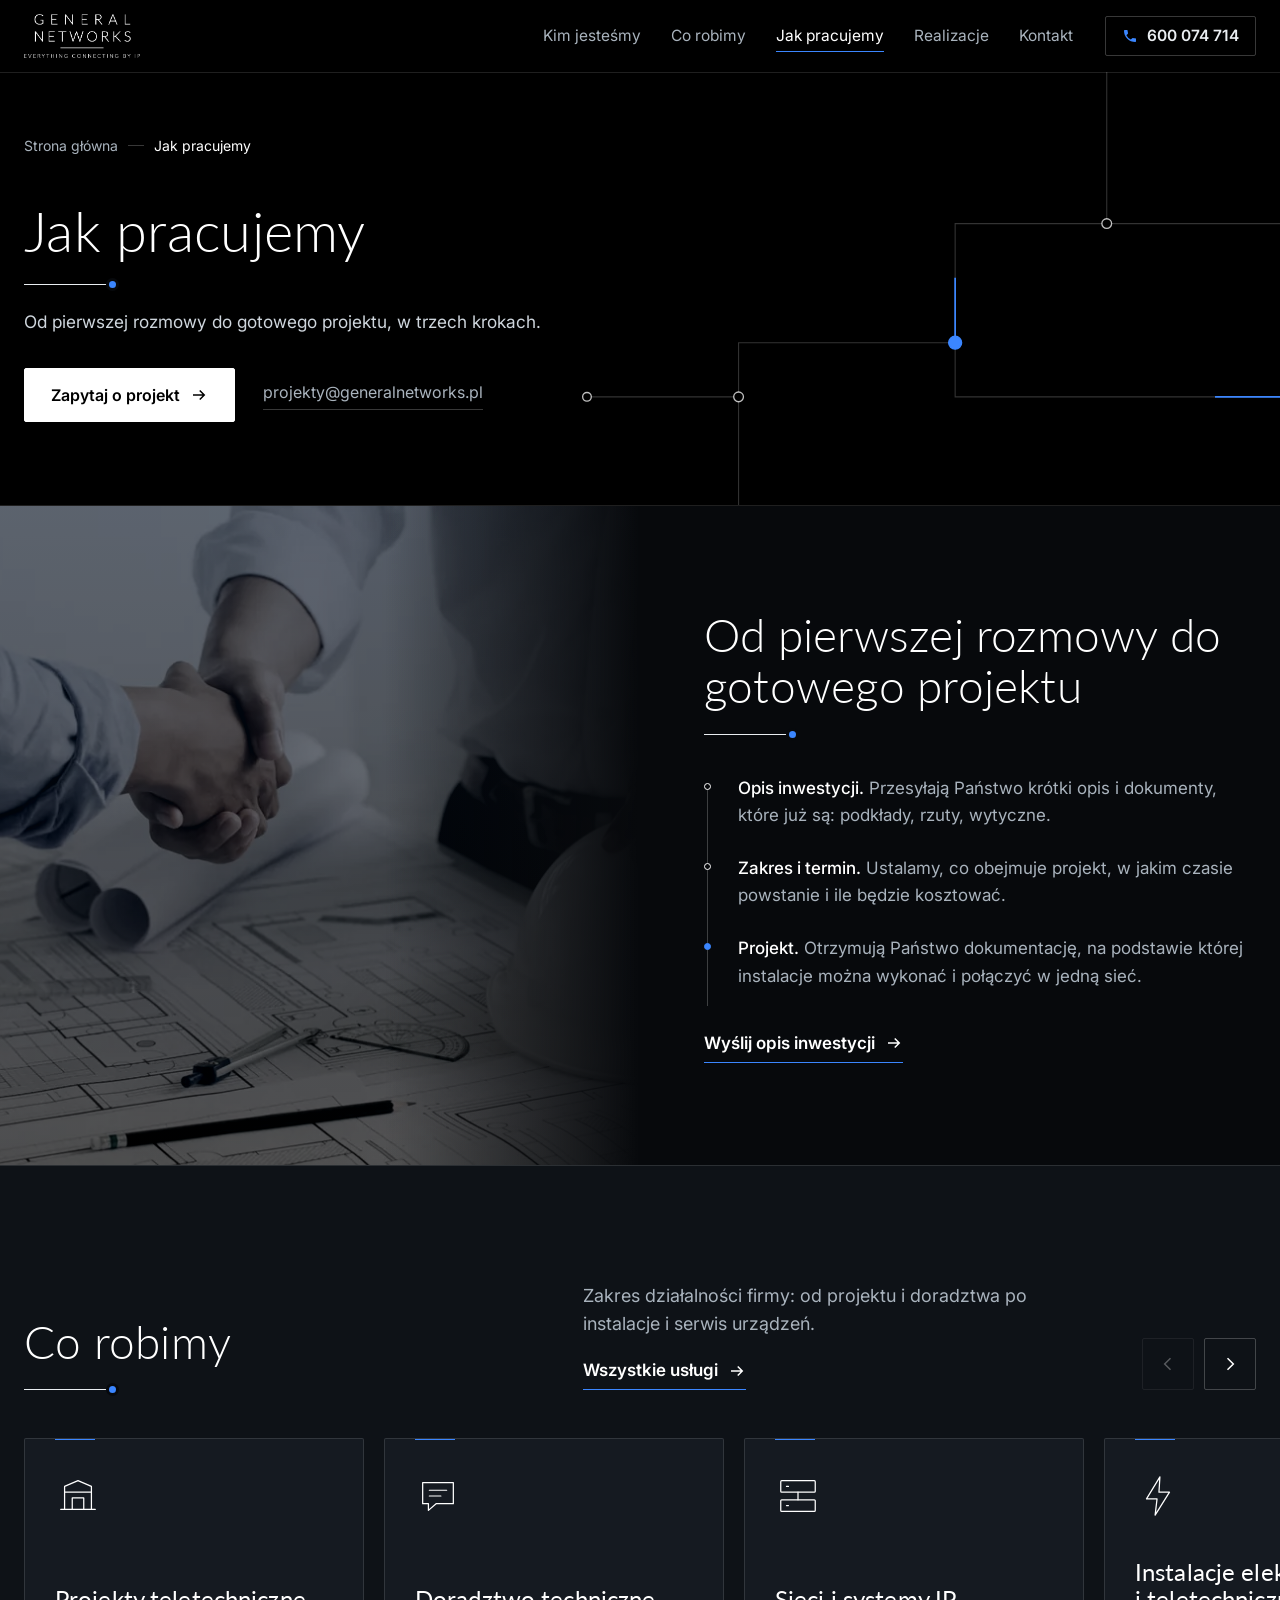
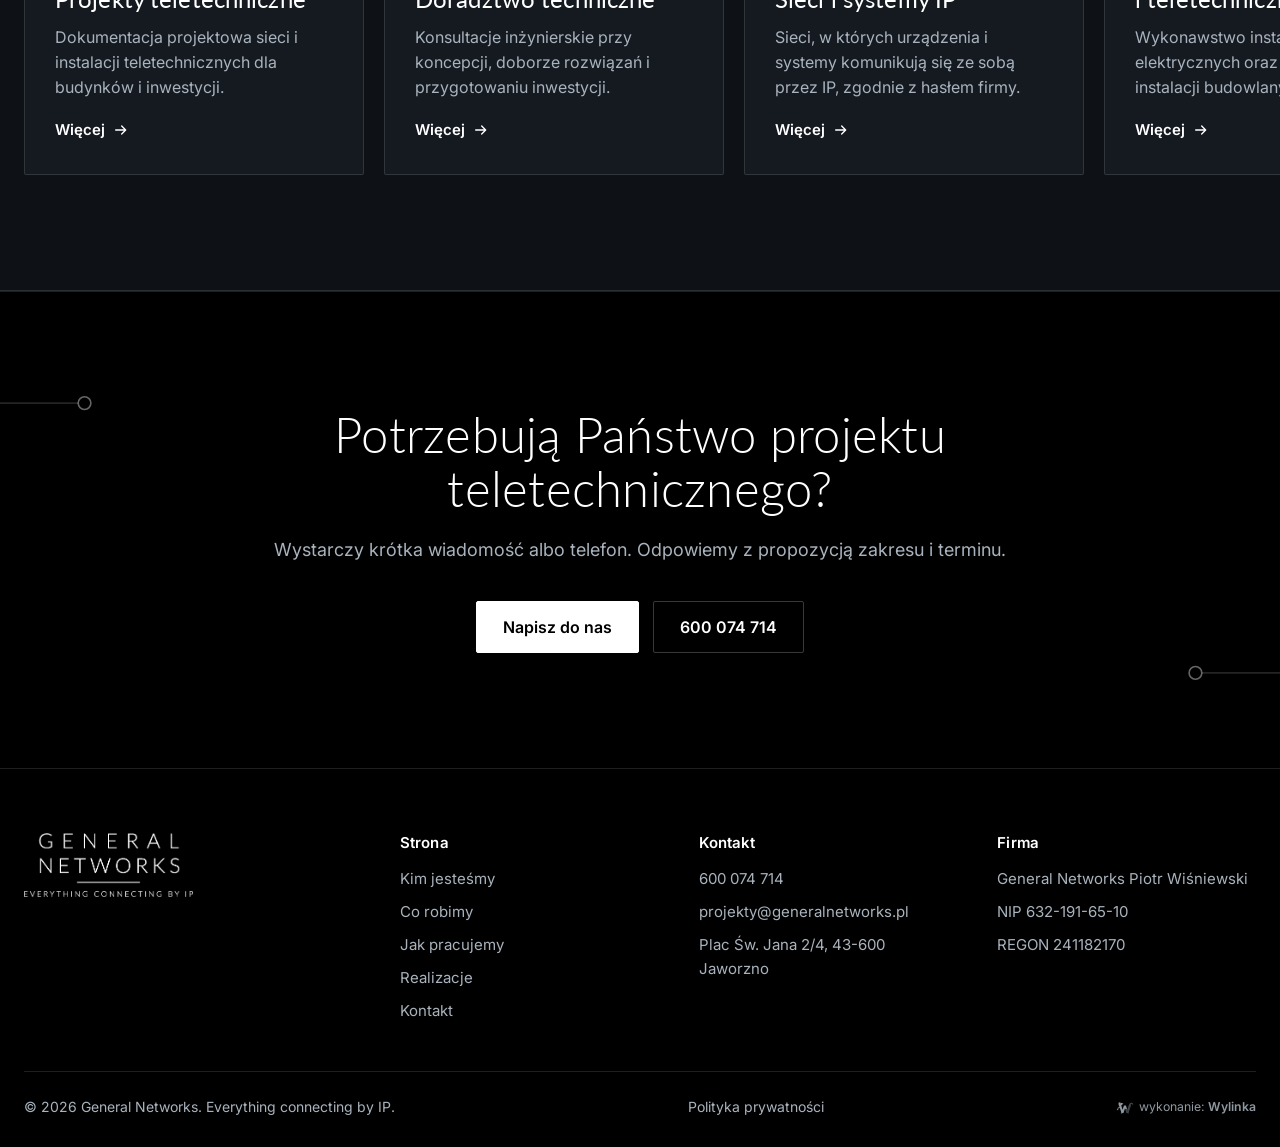
<file: jak-pracujemy/index.html>
<!doctype html>
<html lang="pl">
<head>
<meta charset="utf-8">
<meta name="viewport" content="width=device-width,initial-scale=1,viewport-fit=cover">
<meta name="robots" content="noindex,nofollow">
<title>Jak pracujemy - od opisu do projektu | General Networks</title>
<meta name="description" content="Jak wygląda współpraca z General Networks: opis inwestycji, ustalenie zakresu i terminu, gotowa dokumentacja projektowa.">
<link rel="canonical" href="https://wylinka-podglad.pl/generalnetworks-koncept/jak-pracujemy/">
<meta property="og:type" content="website">
<meta property="og:locale" content="pl_PL">
<meta property="og:site_name" content="General Networks">
<meta property="og:title" content="Jak pracujemy - od opisu do projektu | General Networks">
<meta property="og:description" content="Jak wygląda współpraca z General Networks: opis inwestycji, ustalenie zakresu i terminu, gotowa dokumentacja projektowa.">
<meta property="og:url" content="https://wylinka-podglad.pl/generalnetworks-koncept/jak-pracujemy/">
<meta property="og:image" content="https://wylinka-podglad.pl/generalnetworks-koncept/img/inzynierowie-1200.webp">
<meta name="theme-color" content="#000000">
<link rel="icon" href="../img/favicon.svg" type="image/svg+xml">
<link rel="preconnect" href="https://fonts.googleapis.com">
<link rel="preconnect" href="https://fonts.gstatic.com" crossorigin>
<link href="https://fonts.googleapis.com/css2?family=Inter:wght@400;500;600&family=Lato:wght@300;400;700&display=swap&subset=latin-ext" rel="stylesheet">
<script type="application/ld+json">{"@context": "https://schema.org", "@type": "BreadcrumbList", "itemListElement": [{"@type": "ListItem", "position": 1, "name": "Strona główna", "item": "https://wylinka-podglad.pl/generalnetworks-koncept/"}, {"@type": "ListItem", "position": 2, "name": "Jak pracujemy", "item": "https://wylinka-podglad.pl/generalnetworks-koncept/jak-pracujemy/"}]}</script>
<link rel="stylesheet" href="../style.css">
</head>
<body>

<header class="top" id="top">
  <div class="wrap top-in">
    <a class="logo" href="../" aria-label="General Networks, strona główna"><img src="../img/logo.png" width="393" height="149" alt="General Networks - everything connecting by IP"></a>
    <nav class="nav" id="nav" aria-label="Menu główne">
      <a href="../kim-jestesmy/">Kim jesteśmy</a>
      <a href="../co-robimy/">Co robimy</a>
      <a href="../jak-pracujemy/" class="akt" aria-current="page">Jak pracujemy</a>
      <a href="../realizacje/">Realizacje</a>
      <a href="../kontakt/">Kontakt</a>
    </nav>
    <a class="tel-top" href="tel:+48600074714" aria-label="Zadzwoń: 600 074 714">
      <svg viewBox="0 0 24 24" aria-hidden="true"><path d="M6.6 10.8a15.1 15.1 0 0 0 6.6 6.6l2.2-2.2a1 1 0 0 1 1-.25 11.4 11.4 0 0 0 3.6.57 1 1 0 0 1 1 1V20a1 1 0 0 1-1 1A17 17 0 0 1 3 4a1 1 0 0 1 1-1h3.5a1 1 0 0 1 1 1c0 1.25.2 2.45.57 3.57a1 1 0 0 1-.25 1z"/></svg>
      <span>600 074 714</span>
    </a>
    <button class="burger" id="burger" aria-label="Otwórz menu" aria-expanded="false" aria-controls="nav"><span></span><span></span></button>
  </div>
</header>

<main>
<section class="ph" aria-labelledby="h1">
  <svg class="ph-siec" viewBox="0 0 1200 400" preserveAspectRatio="xMaxYMid slice" aria-hidden="true">
    <g class="siec-linie"><path d="M1200 300H900V250H700V300H560"/><path d="M900 250V140H1200"/><path d="M700 300V400"/><path d="M1040 140V0"/></g>
    <g class="siec-sygnal"><path d="M1200 300H900V250H700V300H560"/><path d="M900 250V140H1200"/></g>
    <g class="siec-wezly"><circle cx="900" cy="250" r="6"/><circle cx="700" cy="300" r="4.5"/><circle cx="1040" cy="140" r="4.5"/><circle cx="560" cy="300" r="4"/></g>
  </svg>
  <div class="wrap ph-in">
    <nav class="okruszki" aria-label="Okruszki"><ol><li><a href="../">Strona główna</a></li><li aria-current="page">Jak pracujemy</li></ol></nav>
    
    <h1 id="h1">Jak pracujemy</h1>
    <span class="magistrala" aria-hidden="true"></span>
    <p class="lead">Od pierwszej rozmowy do gotowego projektu, w trzech krokach.</p>
    <div class="hero-cta">
      <a class="btn" href="../kontakt/" id="cta-hero">Zapytaj o projekt <svg viewBox="0 0 24 24" aria-hidden="true"><path d="M4 12h14M13 6l6 6-6 6"/></svg></a>
      <a class="hero-mail" href="mailto:projekty@generalnetworks.pl">projekty@generalnetworks.pl</a>
    </div>
  </div>
</section>


<section class="sek praca" aria-labelledby="h-praca">
  <div class="praca-foto">
    <img src="../img/uzgodnienia-1000.webp" srcset="../img/uzgodnienia-1000.webp 1000w, ../img/uzgodnienia-1800.webp 1800w" sizes="(max-width:900px) 100vw, 50vw" width="1800" height="1200" alt="Uzgodnienia nad dokumentacją projektową" loading="lazy" decoding="async">
  </div>
  <div class="praca-txt">
    <h2 id="h-praca">Od pierwszej rozmowy do gotowego projektu</h2>
    <span class="magistrala" aria-hidden="true"></span>
    <ol class="kroki">
      <li><strong>Opis inwestycji.</strong> Przesyłają Państwo krótki opis i dokumenty, które już są: podkłady, rzuty, wytyczne.</li>
      <li><strong>Zakres i termin.</strong> Ustalamy, co obejmuje projekt, w jakim czasie powstanie i ile będzie kosztować.</li>
      <li><strong>Projekt.</strong> Otrzymują Państwo dokumentację, na podstawie której instalacje można wykonać i połączyć w jedną sieć.</li>
    </ol>
    <a class="link-str" href="../kontakt/">Wyślij opis inwestycji <svg viewBox="0 0 24 24" aria-hidden="true"><path d="M4 12h14M13 6l6 6-6 6"/></svg></a>
  </div>
</section>


<section class="sek uslugi" aria-labelledby="h-usl">
  <div class="wrap usl-head">
    <div>
      <h2 id="h-usl">Co robimy</h2>
      <span class="magistrala" aria-hidden="true"></span>
    </div>
    <div class="usl-opis"><p>Zakres działalności firmy: od projektu i doradztwa po instalacje i serwis urządzeń.</p>
    <a class="link-str" href="../co-robimy/">Wszystkie usługi <svg viewBox="0 0 24 24" aria-hidden="true"><path d="M4 12h14M13 6l6 6-6 6"/></svg></a>
    </div>
    <div class="strzalki">
      <button class="strz" data-kier="-1" aria-label="Poprzednie usługi"><svg viewBox="0 0 24 24"><path d="M15 5l-7 7 7 7"/></svg></button>
      <button class="strz" data-kier="1" aria-label="Następne usługi"><svg viewBox="0 0 24 24"><path d="M9 5l7 7-7 7"/></svg></button>
    </div>
  </div>
  <div class="tor-wrap">
    <ol class="tor" id="tor" tabindex="0" aria-label="Usługi, przesuń w bok">
      <li class="usl">
        <svg viewBox="0 0 48 48" aria-hidden="true"><path d="M6 38h36M10 38V14l14-6 14 6v24M18 38V26h12v12M10 20h28"/></svg>
        <h3><a href="../co-robimy/projekty-teletechniczne/">Projekty teletechniczne</a></h3>
        <p>Dokumentacja projektowa sieci i instalacji teletechnicznych dla budynków i inwestycji.</p>
        <span class="usl-dalej" aria-hidden="true">Więcej <svg viewBox="0 0 24 24" aria-hidden="true"><path d="M4 12h14M13 6l6 6-6 6"/></svg></span>
      </li>
      <li class="usl">
        <svg viewBox="0 0 48 48" aria-hidden="true"><path d="M8 10h32v22H22l-8 7v-7H8z M15 18h18M15 24h12"/></svg>
        <h3><a href="../co-robimy/doradztwo-techniczne/">Doradztwo techniczne</a></h3>
        <p>Konsultacje inżynierskie przy koncepcji, doborze rozwiązań i przygotowaniu inwestycji.</p>
        <span class="usl-dalej" aria-hidden="true">Więcej <svg viewBox="0 0 24 24" aria-hidden="true"><path d="M4 12h14M13 6l6 6-6 6"/></svg></span>
      </li>
      <li class="usl">
        <svg viewBox="0 0 48 48" aria-hidden="true"><rect x="6" y="8" width="36" height="12" rx="1"/><rect x="6" y="28" width="36" height="12" rx="1"/><path d="M12 14h2M12 34h2M24 20v8"/></svg>
        <h3><a href="../co-robimy/sieci-i-systemy-ip/">Sieci i systemy IP</a></h3>
        <p>Sieci, w których urządzenia i systemy komunikują się ze sobą przez IP, zgodnie z hasłem firmy.</p>
        <span class="usl-dalej" aria-hidden="true">Więcej <svg viewBox="0 0 24 24" aria-hidden="true"><path d="M4 12h14M13 6l6 6-6 6"/></svg></span>
      </li>
      <li class="usl">
        <svg viewBox="0 0 48 48" aria-hidden="true"><path d="M26 4L12 27h11l-2 17 15-24H25z"/></svg>
        <h3><a href="../co-robimy/instalacje-elektryczne-i-teletechniczne/">Instalacje elektryczne i&nbsp;teletechniczne</a></h3>
        <p>Wykonawstwo instalacji elektrycznych oraz pozostałych instalacji budowlanych.</p>
        <span class="usl-dalej" aria-hidden="true">Więcej <svg viewBox="0 0 24 24" aria-hidden="true"><path d="M4 12h14M13 6l6 6-6 6"/></svg></span>
      </li>
      <li class="usl">
        <svg viewBox="0 0 48 48" aria-hidden="true"><path d="M30 6a10 10 0 0 0-9 13L7 33l8 8 14-14a10 10 0 0 0 13-9l-6 2-4-4z"/></svg>
        <h3><a href="../co-robimy/serwis-urzadzen/">Serwis urządzeń</a></h3>
        <p>Naprawa i konserwacja urządzeń elektronicznych, komputerów i sprzętu telekomunikacyjnego.</p>
        <span class="usl-dalej" aria-hidden="true">Więcej <svg viewBox="0 0 24 24" aria-hidden="true"><path d="M4 12h14M13 6l6 6-6 6"/></svg></span>
      </li>
      <li class="usl">
        <svg viewBox="0 0 48 48" aria-hidden="true"><rect x="6" y="8" width="36" height="24" rx="1"/><path d="M18 40h12M24 32v8M14 20l5 5 5-5 5 5 5-5"/></svg>
        <h3><a href="../co-robimy/doradztwo-informatyczne/">Doradztwo informatyczne</a></h3>
        <p>Doradztwo w zakresie informatyki i zarządzania urządzeniami informatycznymi.</p>
        <span class="usl-dalej" aria-hidden="true">Więcej <svg viewBox="0 0 24 24" aria-hidden="true"><path d="M4 12h14M13 6l6 6-6 6"/></svg></span>
      </li>
    </ol>
  </div>
  <div class="wrap licznik" aria-hidden="true"><span id="licz">1</span> / 6</div>
</section>


<section class="cta" aria-labelledby="h-cta">
  <svg class="cta-siec" viewBox="0 0 1200 300" preserveAspectRatio="xMidYMid slice" aria-hidden="true">
    <path d="M0 120H170V70H250M170 120V220H90M110 220V300"/>
    <path d="M1200 180H1030V240H950M1030 180V80H1110M1080 80V0"/>
    <circle cx="170" cy="120" r="5"/><circle cx="250" cy="70" r="4"/><circle cx="1030" cy="180" r="5"/><circle cx="950" cy="240" r="4"/><circle cx="1110" cy="80" r="4"/>
  </svg>
  <div class="wrap cta-in">
    <h2 id="h-cta">Potrzebują Państwo projektu teletechnicznego?</h2>
    <p>Wystarczy krótka wiadomość albo telefon. Odpowiemy z propozycją zakresu i terminu.</p>
    <div class="cta-btns">
      <a class="btn" href="../kontakt/">Napisz do nas</a>
      <a class="btn btn-linia" href="tel:+48600074714">600 074 714</a>
    </div>
  </div>
</section>

</main>

<footer class="stopka">
  <div class="wrap stopka-grid">
    <div class="st-logo">
      <img src="../img/logo.png" width="393" height="149" alt="General Networks" loading="lazy">
    </div>
    <nav class="st-kol" aria-label="Menu w stopce">
      <h4>Strona</h4>
      <a href="../kim-jestesmy/">Kim jesteśmy</a>
      <a href="../co-robimy/">Co robimy</a>
      <a href="../jak-pracujemy/">Jak pracujemy</a>
      <a href="../realizacje/">Realizacje</a>
      <a href="../kontakt/">Kontakt</a>
    </nav>
    <div class="st-kol st-kon">
      <h4>Kontakt</h4>
      <a href="tel:+48600074714">600 074 714</a>
      <a href="mailto:projekty@generalnetworks.pl">projekty@generalnetworks.pl</a>
      <span>Plac Św. Jana 2/4, 43-600 Jaworzno</span>
    </div>
    <div class="st-kol st-firma">
      <h4>Firma</h4>
      <span>General Networks Piotr Wiśniewski</span>
      <span>NIP 632-191-65-10</span>
      <span>REGON 241182170</span>
    </div>
  </div>
  <div class="wrap st-dol">
    <span>© <span id="rok">2026</span> General Networks. Everything connecting by IP.</span>
    <a class="st-pol" href="../polityka-prywatnosci/">Polityka prywatności</a>
    <a class="wylinka-badge" href="https://wylinka.pl/?utm_source=generalnetworks.pl&amp;utm_medium=stopka&amp;utm_campaign=wykonanie" rel="noopener" title="Strona wykonana przez Wylinka"><svg viewBox="0 0 64 64" aria-hidden="true" focusable="false" fill="currentColor"><path d="M9.8 22.8l-1.2-7.9 2.2-3.7 15.5 4.6-.5 1.5-7.2 5.5 4.7 15.6 5-15.6 7 0 4.1 12.7-4.2-.9-2.6 1.8-.8-2.2-5.3 15.6-4.3 0 .4 .2-2.1 2.8-1.3-1.1 1.1-1.4-3.1 .2-.1-1.7 2.2-.1-5.7-16.5-4.8 .6-.8 3.1 0 .5-.3 .5 .8 2.2-1.6 .5-.4-1.3-.8 1.6-1.5-.8 .8-1.6-1.4 .6-.6-1.6 2.3-.8 .2-.4 1.3-4.8 5.9-.8-2.4-6.9zM15.2 13.7l-.1-.4-.4 .8-.1 .8 .1 1 .1 .4 .3 .7 .3-.9 .1-.7 0-.8z"/><path class="wy-pod" d="M37.1 49.8l-4.5-13.3 2.6-1.8 4.2 .9 .9 2.8 3-9.7 0-.5 .1-.8 3.2-8.4 .5-1 .6-1 .9-1.1 1.3-1 1.1-.7 1.4-.5 1.4-.3 .7 0 .9 0 1.2 .3 1.4 .6 .8 .5 .7 .7 .6 .7 .5 .9 .3 .9 .1 .9 0 .8-.2 .9-.5 .9-.5 .6-.7 .5-.7 .3-.1-.1 0-.1 .5-.5 .3-.7 .2-.5 0-.6-.1-.6-.3-.7-.4-.5-.4-.4-.5-.3-.6-.3-.7 0-.7 .1-.6 .1-.5 .4-.5 .5-.3 .5-.2 .7-.1 1.5-1.4 5.1-.8 3.3-.3 .7-.5 .7-6 17.5 1.9 .1-.1 1.7-3.1-.2 1.1 1.4-1.3 1.1-2.1-2.8 .4-.2z"/><path class="wy-old" d="M40.8 50l.4-.2-4.1 0-4.2-12.5 2.5-1.7 4.3 .9 .6 1.9 .6-1.6 0-.3 2.4-7.8 0-.5 .1-.8 3.2-8.4 .4-.8 .6-.9 .9-1.2 .9-.9 1.3-.8 1.4-.6 1.2-.3 1.4-.1 1.3 .1 .6 .2 .8 .3 1.1 .6 .9 .7 .7 .9 .5 .9 .3 .9 .1 1.1-.1 .9-.3 .9-.4 .7-.6 .7-.6 .4-.6 .2-.1-.1 0-.1 .5-.5 .3-.7 .2-.5 0-.5-.1-.6-.2-.6-.3-.5-.4-.5-.5-.3-.6-.3-.7-.1-.6 0-.6 .1-.6 .3-.6 .5-.3 .4-.2 .5-.1 .5-.1 1.5-1.4 5.1-.8 3.3-.3 .7-.5 .7-6 17.5 1.9 .1-.1 1.7-3.1-.2 1.1 1.4-1.3 1.1zM49.6 17.1l.6 1.7-1.5 1.9 .4 .4 1.8-2.1-.7-2.1zM48.1 28.3l.5 1.8-1.7 1.8 .4 .4 1.9-2-.6-2.2zM37.9 41.7l1.7-1.5-.4-.4-1.7 1.4zM42.6 38.7l-1.5 2.8 1.1 2-1.3 2.6 .5 .2 1.5-2.8-1.1-2 1.4-2.5z"/></svg><span>wykonanie: <b>Wylinka</b></span></a>
  </div>
</footer>

<div class="mob" id="mob" aria-hidden="true">
  <a href="tel:+48600074714" tabindex="-1">Zadzwoń</a>
  <a href="../kontakt/" class="mob-cta" tabindex="-1">Zapytaj o projekt</a>
</div>

<script src="../app.js" defer></script>
</body>
</html>
</file>
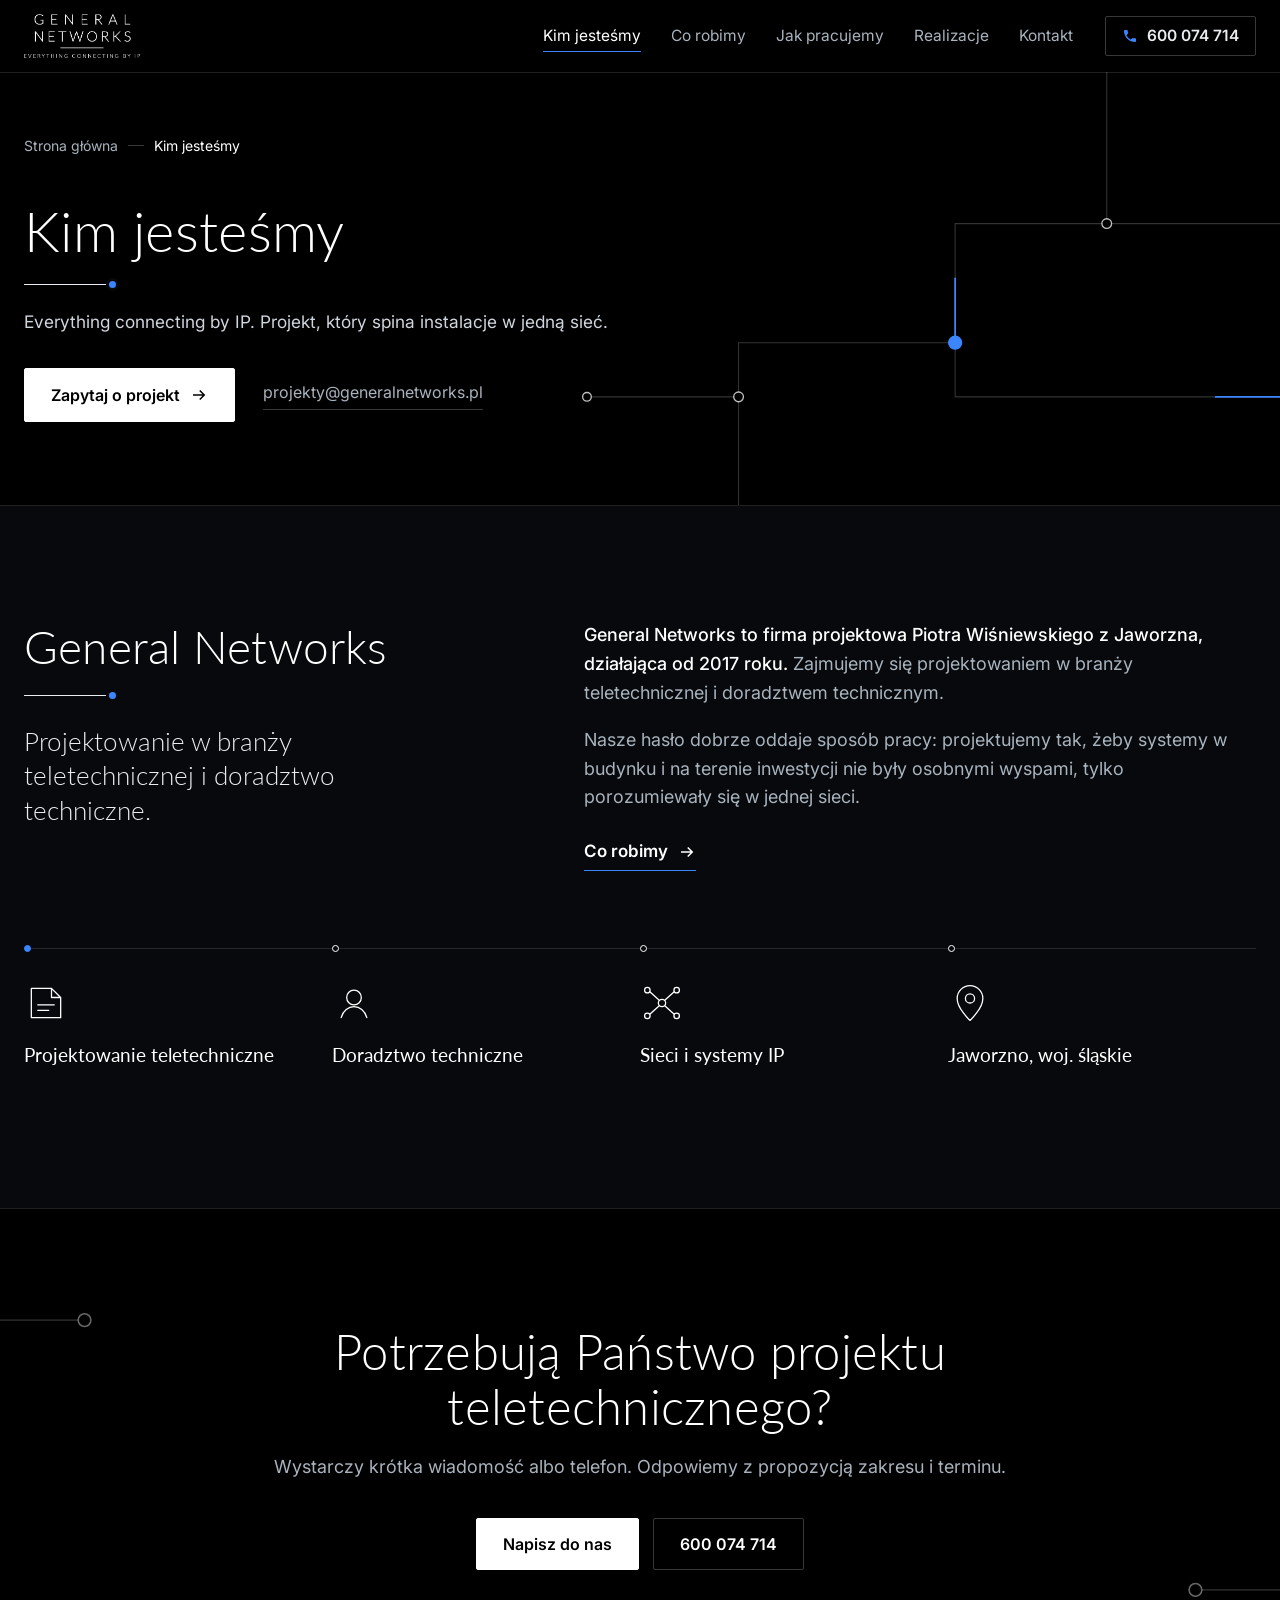
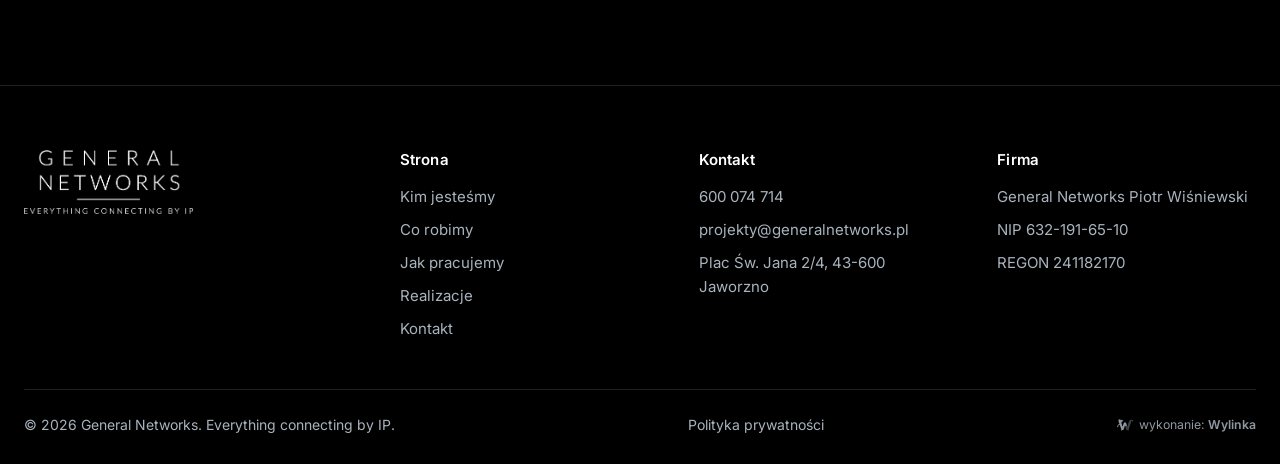
<file: kim-jestesmy/index.html>
<!doctype html>
<html lang="pl">
<head>
<meta charset="utf-8">
<meta name="viewport" content="width=device-width,initial-scale=1,viewport-fit=cover">
<meta name="robots" content="noindex,nofollow">
<title>Kim jesteśmy - General Networks, Jaworzno</title>
<meta name="description" content="General Networks to firma projektowa Piotra Wiśniewskiego z Jaworzna, działająca od 2017 roku. Projektowanie teletechniczne i doradztwo techniczne.">
<link rel="canonical" href="https://wylinka-podglad.pl/generalnetworks-koncept/kim-jestesmy/">
<meta property="og:type" content="website">
<meta property="og:locale" content="pl_PL">
<meta property="og:site_name" content="General Networks">
<meta property="og:title" content="Kim jesteśmy - General Networks, Jaworzno">
<meta property="og:description" content="General Networks to firma projektowa Piotra Wiśniewskiego z Jaworzna, działająca od 2017 roku. Projektowanie teletechniczne i doradztwo techniczne.">
<meta property="og:url" content="https://wylinka-podglad.pl/generalnetworks-koncept/kim-jestesmy/">
<meta property="og:image" content="https://wylinka-podglad.pl/generalnetworks-koncept/img/inzynierowie-1200.webp">
<meta name="theme-color" content="#000000">
<link rel="icon" href="../img/favicon.svg" type="image/svg+xml">
<link rel="preconnect" href="https://fonts.googleapis.com">
<link rel="preconnect" href="https://fonts.gstatic.com" crossorigin>
<link href="https://fonts.googleapis.com/css2?family=Inter:wght@400;500;600&family=Lato:wght@300;400;700&display=swap&subset=latin-ext" rel="stylesheet">
<script type="application/ld+json">{"@context": "https://schema.org", "@type": "BreadcrumbList", "itemListElement": [{"@type": "ListItem", "position": 1, "name": "Strona główna", "item": "https://wylinka-podglad.pl/generalnetworks-koncept/"}, {"@type": "ListItem", "position": 2, "name": "Kim jesteśmy", "item": "https://wylinka-podglad.pl/generalnetworks-koncept/kim-jestesmy/"}]}</script>
<link rel="stylesheet" href="../style.css">
</head>
<body>

<header class="top" id="top">
  <div class="wrap top-in">
    <a class="logo" href="../" aria-label="General Networks, strona główna"><img src="../img/logo.png" width="393" height="149" alt="General Networks - everything connecting by IP"></a>
    <nav class="nav" id="nav" aria-label="Menu główne">
      <a href="../kim-jestesmy/" class="akt" aria-current="page">Kim jesteśmy</a>
      <a href="../co-robimy/">Co robimy</a>
      <a href="../jak-pracujemy/">Jak pracujemy</a>
      <a href="../realizacje/">Realizacje</a>
      <a href="../kontakt/">Kontakt</a>
    </nav>
    <a class="tel-top" href="tel:+48600074714" aria-label="Zadzwoń: 600 074 714">
      <svg viewBox="0 0 24 24" aria-hidden="true"><path d="M6.6 10.8a15.1 15.1 0 0 0 6.6 6.6l2.2-2.2a1 1 0 0 1 1-.25 11.4 11.4 0 0 0 3.6.57 1 1 0 0 1 1 1V20a1 1 0 0 1-1 1A17 17 0 0 1 3 4a1 1 0 0 1 1-1h3.5a1 1 0 0 1 1 1c0 1.25.2 2.45.57 3.57a1 1 0 0 1-.25 1z"/></svg>
      <span>600 074 714</span>
    </a>
    <button class="burger" id="burger" aria-label="Otwórz menu" aria-expanded="false" aria-controls="nav"><span></span><span></span></button>
  </div>
</header>

<main>
<section class="ph" aria-labelledby="h1">
  <svg class="ph-siec" viewBox="0 0 1200 400" preserveAspectRatio="xMaxYMid slice" aria-hidden="true">
    <g class="siec-linie"><path d="M1200 300H900V250H700V300H560"/><path d="M900 250V140H1200"/><path d="M700 300V400"/><path d="M1040 140V0"/></g>
    <g class="siec-sygnal"><path d="M1200 300H900V250H700V300H560"/><path d="M900 250V140H1200"/></g>
    <g class="siec-wezly"><circle cx="900" cy="250" r="6"/><circle cx="700" cy="300" r="4.5"/><circle cx="1040" cy="140" r="4.5"/><circle cx="560" cy="300" r="4"/></g>
  </svg>
  <div class="wrap ph-in">
    <nav class="okruszki" aria-label="Okruszki"><ol><li><a href="../">Strona główna</a></li><li aria-current="page">Kim jesteśmy</li></ol></nav>
    
    <h1 id="h1">Kim jesteśmy</h1>
    <span class="magistrala" aria-hidden="true"></span>
    <p class="lead">Everything connecting by IP. Projekt, który spina instalacje w jedną sieć.</p>
    <div class="hero-cta">
      <a class="btn" href="../kontakt/" id="cta-hero">Zapytaj o projekt <svg viewBox="0 0 24 24" aria-hidden="true"><path d="M4 12h14M13 6l6 6-6 6"/></svg></a>
      <a class="hero-mail" href="mailto:projekty@generalnetworks.pl">projekty@generalnetworks.pl</a>
    </div>
  </div>
</section>

<section class="sek kim" aria-labelledby="h-kim">
  <div class="wrap kim-grid">
    <div>
      <h2 id="h-kim">General Networks</h2>
      <span class="magistrala" aria-hidden="true"></span>
      <p class="kim-haslo">Projektowanie w&nbsp;branży teletechnicznej i&nbsp;doradztwo techniczne.</p>
    </div>
    <div class="kim-txt">
      <p><strong>General Networks to firma projektowa Piotra Wiśniewskiego z Jaworzna, działająca od 2017 roku.</strong> Zajmujemy się projektowaniem w branży teletechnicznej i doradztwem technicznym.</p>
      <p>Nasze hasło dobrze oddaje sposób pracy: projektujemy tak, żeby systemy w budynku i na terenie inwestycji nie były osobnymi wyspami, tylko porozumiewały się w jednej sieci.</p>
      <a class="link-str" href="../co-robimy/">Co robimy <svg viewBox="0 0 24 24" aria-hidden="true"><path d="M4 12h14M13 6l6 6-6 6"/></svg></a>
    </div>
  </div>
  <ul class="wrap filary">
    <li><svg viewBox="0 0 48 48" aria-hidden="true"><path d="M8 40V8h22l10 10v22z M30 8v10h10 M15 26h18 M15 32h12"/></svg><span>Projektowanie teletechniczne</span></li>
    <li><svg viewBox="0 0 48 48" aria-hidden="true"><circle cx="24" cy="18" r="8"/><path d="M10 40c2-8 8-12 14-12s12 4 14 12"/></svg><span>Doradztwo techniczne</span></li>
    <li><svg viewBox="0 0 48 48" aria-hidden="true"><circle cx="24" cy="24" r="4"/><circle cx="8" cy="10" r="3"/><circle cx="40" cy="10" r="3"/><circle cx="8" cy="38" r="3"/><circle cx="40" cy="38" r="3"/><path d="M11 12l10 9M37 12l-10 9M11 36l10-9M37 36l-10-9"/></svg><span>Sieci i systemy IP</span></li>
    <li><svg viewBox="0 0 48 48" aria-hidden="true"><path d="M24 43s14-13 14-24a14 14 0 0 0-28 0c0 11 14 24 14 24z"/><circle cx="24" cy="19" r="5"/></svg><span>Jaworzno, woj. śląskie</span></li>
  </ul>
</section>

<section class="cta" aria-labelledby="h-cta">
  <svg class="cta-siec" viewBox="0 0 1200 300" preserveAspectRatio="xMidYMid slice" aria-hidden="true">
    <path d="M0 120H170V70H250M170 120V220H90M110 220V300"/>
    <path d="M1200 180H1030V240H950M1030 180V80H1110M1080 80V0"/>
    <circle cx="170" cy="120" r="5"/><circle cx="250" cy="70" r="4"/><circle cx="1030" cy="180" r="5"/><circle cx="950" cy="240" r="4"/><circle cx="1110" cy="80" r="4"/>
  </svg>
  <div class="wrap cta-in">
    <h2 id="h-cta">Potrzebują Państwo projektu teletechnicznego?</h2>
    <p>Wystarczy krótka wiadomość albo telefon. Odpowiemy z propozycją zakresu i terminu.</p>
    <div class="cta-btns">
      <a class="btn" href="../kontakt/">Napisz do nas</a>
      <a class="btn btn-linia" href="tel:+48600074714">600 074 714</a>
    </div>
  </div>
</section>

</main>

<footer class="stopka">
  <div class="wrap stopka-grid">
    <div class="st-logo">
      <img src="../img/logo.png" width="393" height="149" alt="General Networks" loading="lazy">
    </div>
    <nav class="st-kol" aria-label="Menu w stopce">
      <h4>Strona</h4>
      <a href="../kim-jestesmy/">Kim jesteśmy</a>
      <a href="../co-robimy/">Co robimy</a>
      <a href="../jak-pracujemy/">Jak pracujemy</a>
      <a href="../realizacje/">Realizacje</a>
      <a href="../kontakt/">Kontakt</a>
    </nav>
    <div class="st-kol st-kon">
      <h4>Kontakt</h4>
      <a href="tel:+48600074714">600 074 714</a>
      <a href="mailto:projekty@generalnetworks.pl">projekty@generalnetworks.pl</a>
      <span>Plac Św. Jana 2/4, 43-600 Jaworzno</span>
    </div>
    <div class="st-kol st-firma">
      <h4>Firma</h4>
      <span>General Networks Piotr Wiśniewski</span>
      <span>NIP 632-191-65-10</span>
      <span>REGON 241182170</span>
    </div>
  </div>
  <div class="wrap st-dol">
    <span>© <span id="rok">2026</span> General Networks. Everything connecting by IP.</span>
    <a class="st-pol" href="../polityka-prywatnosci/">Polityka prywatności</a>
    <a class="wylinka-badge" href="https://wylinka.pl/?utm_source=generalnetworks.pl&amp;utm_medium=stopka&amp;utm_campaign=wykonanie" rel="noopener" title="Strona wykonana przez Wylinka"><svg viewBox="0 0 64 64" aria-hidden="true" focusable="false" fill="currentColor"><path d="M9.8 22.8l-1.2-7.9 2.2-3.7 15.5 4.6-.5 1.5-7.2 5.5 4.7 15.6 5-15.6 7 0 4.1 12.7-4.2-.9-2.6 1.8-.8-2.2-5.3 15.6-4.3 0 .4 .2-2.1 2.8-1.3-1.1 1.1-1.4-3.1 .2-.1-1.7 2.2-.1-5.7-16.5-4.8 .6-.8 3.1 0 .5-.3 .5 .8 2.2-1.6 .5-.4-1.3-.8 1.6-1.5-.8 .8-1.6-1.4 .6-.6-1.6 2.3-.8 .2-.4 1.3-4.8 5.9-.8-2.4-6.9zM15.2 13.7l-.1-.4-.4 .8-.1 .8 .1 1 .1 .4 .3 .7 .3-.9 .1-.7 0-.8z"/><path class="wy-pod" d="M37.1 49.8l-4.5-13.3 2.6-1.8 4.2 .9 .9 2.8 3-9.7 0-.5 .1-.8 3.2-8.4 .5-1 .6-1 .9-1.1 1.3-1 1.1-.7 1.4-.5 1.4-.3 .7 0 .9 0 1.2 .3 1.4 .6 .8 .5 .7 .7 .6 .7 .5 .9 .3 .9 .1 .9 0 .8-.2 .9-.5 .9-.5 .6-.7 .5-.7 .3-.1-.1 0-.1 .5-.5 .3-.7 .2-.5 0-.6-.1-.6-.3-.7-.4-.5-.4-.4-.5-.3-.6-.3-.7 0-.7 .1-.6 .1-.5 .4-.5 .5-.3 .5-.2 .7-.1 1.5-1.4 5.1-.8 3.3-.3 .7-.5 .7-6 17.5 1.9 .1-.1 1.7-3.1-.2 1.1 1.4-1.3 1.1-2.1-2.8 .4-.2z"/><path class="wy-old" d="M40.8 50l.4-.2-4.1 0-4.2-12.5 2.5-1.7 4.3 .9 .6 1.9 .6-1.6 0-.3 2.4-7.8 0-.5 .1-.8 3.2-8.4 .4-.8 .6-.9 .9-1.2 .9-.9 1.3-.8 1.4-.6 1.2-.3 1.4-.1 1.3 .1 .6 .2 .8 .3 1.1 .6 .9 .7 .7 .9 .5 .9 .3 .9 .1 1.1-.1 .9-.3 .9-.4 .7-.6 .7-.6 .4-.6 .2-.1-.1 0-.1 .5-.5 .3-.7 .2-.5 0-.5-.1-.6-.2-.6-.3-.5-.4-.5-.5-.3-.6-.3-.7-.1-.6 0-.6 .1-.6 .3-.6 .5-.3 .4-.2 .5-.1 .5-.1 1.5-1.4 5.1-.8 3.3-.3 .7-.5 .7-6 17.5 1.9 .1-.1 1.7-3.1-.2 1.1 1.4-1.3 1.1zM49.6 17.1l.6 1.7-1.5 1.9 .4 .4 1.8-2.1-.7-2.1zM48.1 28.3l.5 1.8-1.7 1.8 .4 .4 1.9-2-.6-2.2zM37.9 41.7l1.7-1.5-.4-.4-1.7 1.4zM42.6 38.7l-1.5 2.8 1.1 2-1.3 2.6 .5 .2 1.5-2.8-1.1-2 1.4-2.5z"/></svg><span>wykonanie: <b>Wylinka</b></span></a>
  </div>
</footer>

<div class="mob" id="mob" aria-hidden="true">
  <a href="tel:+48600074714" tabindex="-1">Zadzwoń</a>
  <a href="../kontakt/" class="mob-cta" tabindex="-1">Zapytaj o projekt</a>
</div>

<script src="../app.js" defer></script>
</body>
</html>
</file>
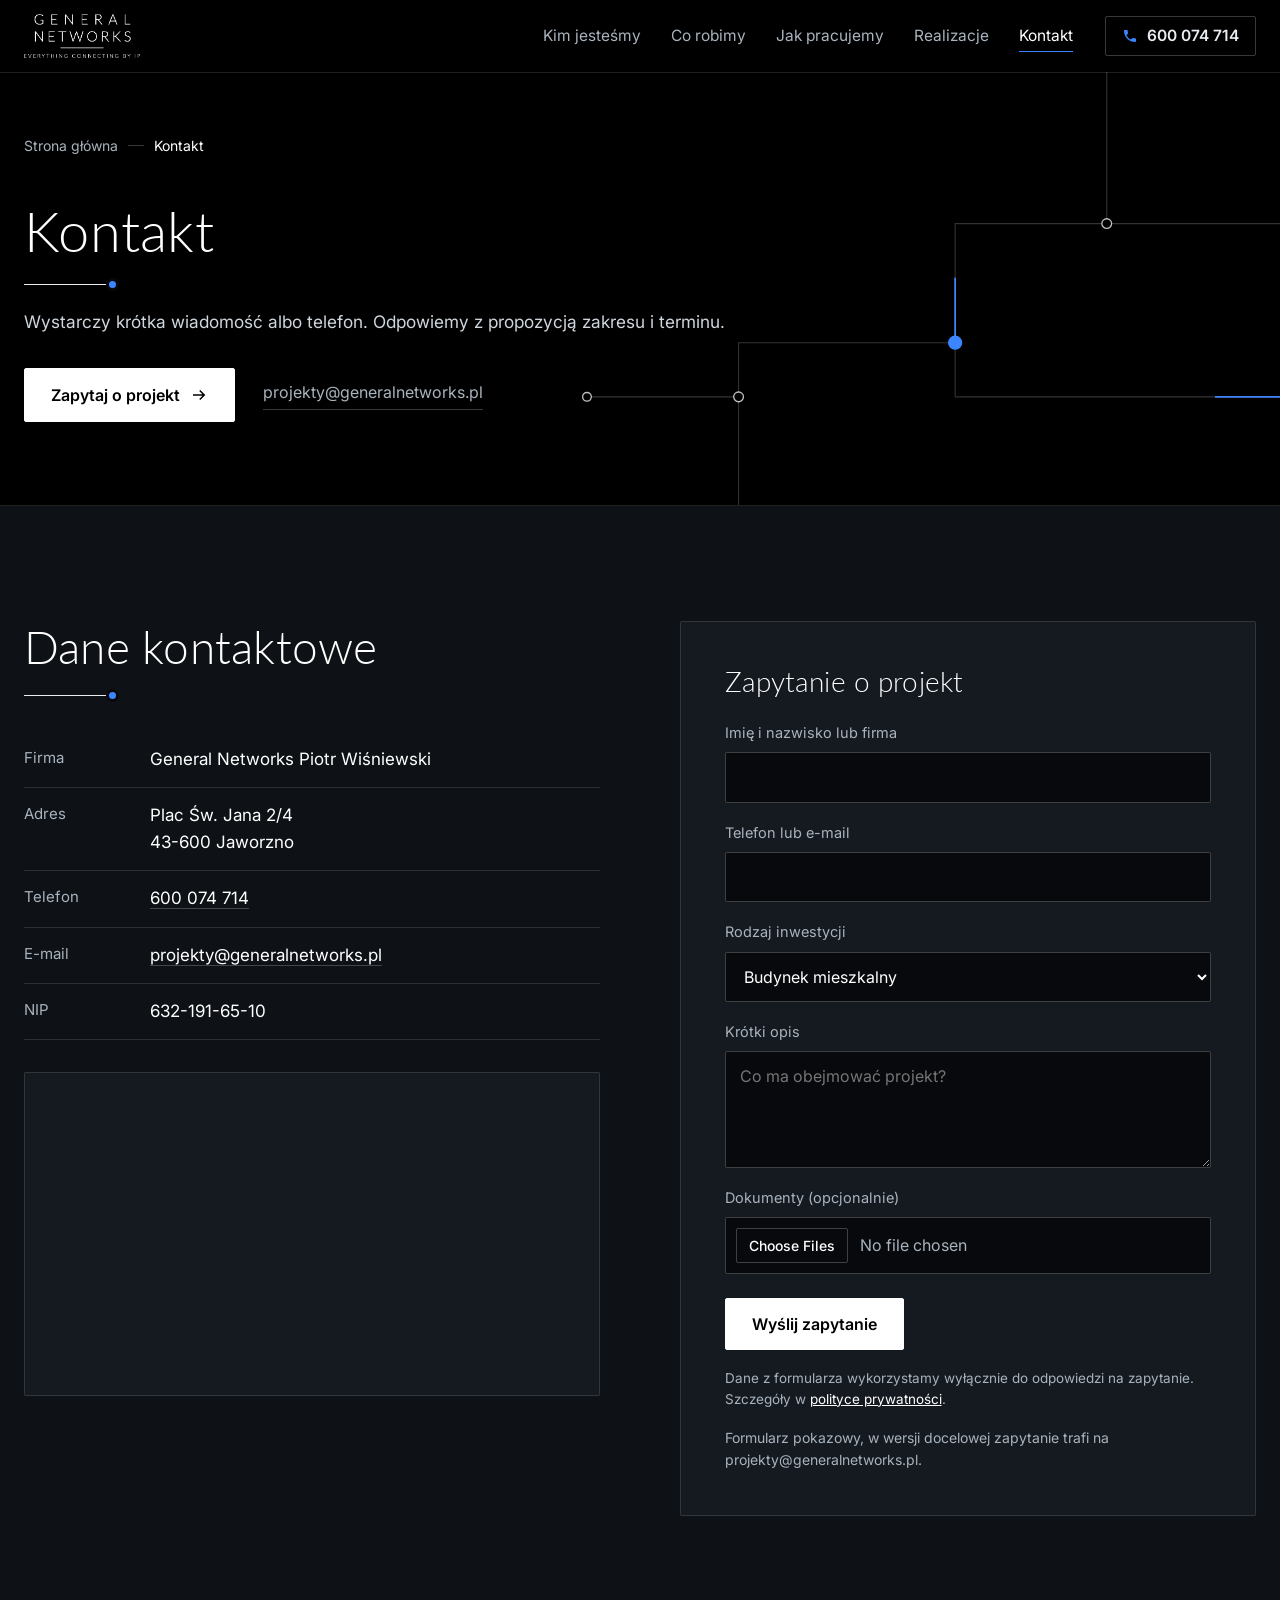
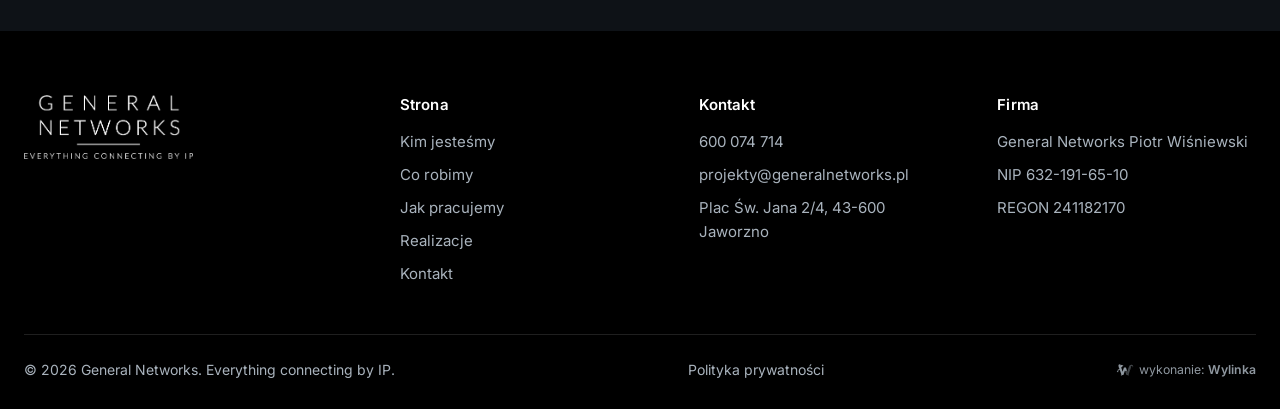
<file: kontakt/index.html>
<!doctype html>
<html lang="pl">
<head>
<meta charset="utf-8">
<meta name="viewport" content="width=device-width,initial-scale=1,viewport-fit=cover">
<meta name="robots" content="noindex,nofollow">
<title>Kontakt - General Networks, Jaworzno, tel. 600 074 714</title>
<meta name="description" content="Kontakt z General Networks: tel. 600 074 714, projekty@generalnetworks.pl, Plac Św. Jana 2/4, 43-600 Jaworzno. Formularz zapytania o projekt.">
<link rel="canonical" href="https://wylinka-podglad.pl/generalnetworks-koncept/kontakt/">
<meta property="og:type" content="website">
<meta property="og:locale" content="pl_PL">
<meta property="og:site_name" content="General Networks">
<meta property="og:title" content="Kontakt - General Networks, Jaworzno, tel. 600 074 714">
<meta property="og:description" content="Kontakt z General Networks: tel. 600 074 714, projekty@generalnetworks.pl, Plac Św. Jana 2/4, 43-600 Jaworzno. Formularz zapytania o projekt.">
<meta property="og:url" content="https://wylinka-podglad.pl/generalnetworks-koncept/kontakt/">
<meta property="og:image" content="https://wylinka-podglad.pl/generalnetworks-koncept/img/inzynierowie-1200.webp">
<meta name="theme-color" content="#000000">
<link rel="icon" href="../img/favicon.svg" type="image/svg+xml">
<link rel="preconnect" href="https://fonts.googleapis.com">
<link rel="preconnect" href="https://fonts.gstatic.com" crossorigin>
<link href="https://fonts.googleapis.com/css2?family=Inter:wght@400;500;600&family=Lato:wght@300;400;700&display=swap&subset=latin-ext" rel="stylesheet">
<script type="application/ld+json">{"@context": "https://schema.org", "@type": "BreadcrumbList", "itemListElement": [{"@type": "ListItem", "position": 1, "name": "Strona główna", "item": "https://wylinka-podglad.pl/generalnetworks-koncept/"}, {"@type": "ListItem", "position": 2, "name": "Kontakt", "item": "https://wylinka-podglad.pl/generalnetworks-koncept/kontakt/"}]}</script>
<link rel="stylesheet" href="../style.css">
</head>
<body>

<header class="top" id="top">
  <div class="wrap top-in">
    <a class="logo" href="../" aria-label="General Networks, strona główna"><img src="../img/logo.png" width="393" height="149" alt="General Networks - everything connecting by IP"></a>
    <nav class="nav" id="nav" aria-label="Menu główne">
      <a href="../kim-jestesmy/">Kim jesteśmy</a>
      <a href="../co-robimy/">Co robimy</a>
      <a href="../jak-pracujemy/">Jak pracujemy</a>
      <a href="../realizacje/">Realizacje</a>
      <a href="../kontakt/" class="akt" aria-current="page">Kontakt</a>
    </nav>
    <a class="tel-top" href="tel:+48600074714" aria-label="Zadzwoń: 600 074 714">
      <svg viewBox="0 0 24 24" aria-hidden="true"><path d="M6.6 10.8a15.1 15.1 0 0 0 6.6 6.6l2.2-2.2a1 1 0 0 1 1-.25 11.4 11.4 0 0 0 3.6.57 1 1 0 0 1 1 1V20a1 1 0 0 1-1 1A17 17 0 0 1 3 4a1 1 0 0 1 1-1h3.5a1 1 0 0 1 1 1c0 1.25.2 2.45.57 3.57a1 1 0 0 1-.25 1z"/></svg>
      <span>600 074 714</span>
    </a>
    <button class="burger" id="burger" aria-label="Otwórz menu" aria-expanded="false" aria-controls="nav"><span></span><span></span></button>
  </div>
</header>

<main>
<section class="ph" aria-labelledby="h1">
  <svg class="ph-siec" viewBox="0 0 1200 400" preserveAspectRatio="xMaxYMid slice" aria-hidden="true">
    <g class="siec-linie"><path d="M1200 300H900V250H700V300H560"/><path d="M900 250V140H1200"/><path d="M700 300V400"/><path d="M1040 140V0"/></g>
    <g class="siec-sygnal"><path d="M1200 300H900V250H700V300H560"/><path d="M900 250V140H1200"/></g>
    <g class="siec-wezly"><circle cx="900" cy="250" r="6"/><circle cx="700" cy="300" r="4.5"/><circle cx="1040" cy="140" r="4.5"/><circle cx="560" cy="300" r="4"/></g>
  </svg>
  <div class="wrap ph-in">
    <nav class="okruszki" aria-label="Okruszki"><ol><li><a href="../">Strona główna</a></li><li aria-current="page">Kontakt</li></ol></nav>
    
    <h1 id="h1">Kontakt</h1>
    <span class="magistrala" aria-hidden="true"></span>
    <p class="lead">Wystarczy krótka wiadomość albo telefon. Odpowiemy z propozycją zakresu i terminu.</p>
    <div class="hero-cta">
      <a class="btn" href="#zapytanie" id="cta-hero">Zapytaj o projekt <svg viewBox="0 0 24 24" aria-hidden="true"><path d="M4 12h14M13 6l6 6-6 6"/></svg></a>
      <a class="hero-mail" href="mailto:projekty@generalnetworks.pl">projekty@generalnetworks.pl</a>
    </div>
  </div>
</section>

<section class="sek kontakt" aria-labelledby="h-kon">
  <div class="wrap kon-grid">
    <div class="kon-dane">
      <h2 id="h-kon">Dane kontaktowe</h2>
      <span class="magistrala" aria-hidden="true"></span>
      <dl>
        <div><dt>Firma</dt><dd>General Networks Piotr Wiśniewski</dd></div>
        <div><dt>Adres</dt><dd>Plac Św. Jana 2/4<br>43-600 Jaworzno</dd></div>
        <div><dt>Telefon</dt><dd><a href="tel:+48600074714">600 074 714</a></dd></div>
        <div><dt>E-mail</dt><dd><a href="mailto:projekty@generalnetworks.pl">projekty@generalnetworks.pl</a></dd></div>
        <div><dt>NIP</dt><dd>632-191-65-10</dd></div>
      </dl>
      <div class="mapa">
        <iframe title="Mapa: Plac Św. Jana 2, Jaworzno" src="https://maps.google.com/maps?q=Plac%20%C5%9Bw.%20Jana%202%2C%2043-600%20Jaworzno&z=16&output=embed" loading="lazy" referrerpolicy="no-referrer-when-downgrade"></iframe>
      </div>
    </div>
    <form class="form" id="zapytanie" novalidate>
      <h3>Zapytanie o projekt</h3>
      <label>Imię i nazwisko lub firma<input name="kto" autocomplete="name" required></label>
      <label>Telefon lub e-mail<input name="kontakt" autocomplete="email" required></label>
      <label>Rodzaj inwestycji
        <select name="rodzaj">
          <option>Budynek mieszkalny</option>
          <option>Obiekt usługowy lub biurowy</option>
          <option>Obiekt przemysłowy</option>
          <option>Inne</option>
        </select>
      </label>
      <label>Krótki opis<textarea name="opis" rows="4" placeholder="Co ma obejmować projekt?"></textarea></label>
      <label class="plik">Dokumenty (opcjonalnie)<input type="file" name="pliki" multiple></label>
      <button class="btn" type="submit">Wyślij zapytanie</button>
      <p class="form-rodo">Dane z formularza wykorzystamy wyłącznie do odpowiedzi na zapytanie. Szczegóły w <a href="../polityka-prywatnosci/">polityce prywatności</a>.</p>
      <p class="form-info" id="form-info" role="status">Formularz pokazowy, w wersji docelowej zapytanie trafi na projekty@generalnetworks.pl.</p>
    </form>
  </div>
</section>
</main>

<footer class="stopka">
  <div class="wrap stopka-grid">
    <div class="st-logo">
      <img src="../img/logo.png" width="393" height="149" alt="General Networks" loading="lazy">
    </div>
    <nav class="st-kol" aria-label="Menu w stopce">
      <h4>Strona</h4>
      <a href="../kim-jestesmy/">Kim jesteśmy</a>
      <a href="../co-robimy/">Co robimy</a>
      <a href="../jak-pracujemy/">Jak pracujemy</a>
      <a href="../realizacje/">Realizacje</a>
      <a href="../kontakt/">Kontakt</a>
    </nav>
    <div class="st-kol st-kon">
      <h4>Kontakt</h4>
      <a href="tel:+48600074714">600 074 714</a>
      <a href="mailto:projekty@generalnetworks.pl">projekty@generalnetworks.pl</a>
      <span>Plac Św. Jana 2/4, 43-600 Jaworzno</span>
    </div>
    <div class="st-kol st-firma">
      <h4>Firma</h4>
      <span>General Networks Piotr Wiśniewski</span>
      <span>NIP 632-191-65-10</span>
      <span>REGON 241182170</span>
    </div>
  </div>
  <div class="wrap st-dol">
    <span>© <span id="rok">2026</span> General Networks. Everything connecting by IP.</span>
    <a class="st-pol" href="../polityka-prywatnosci/">Polityka prywatności</a>
    <a class="wylinka-badge" href="https://wylinka.pl/?utm_source=generalnetworks.pl&amp;utm_medium=stopka&amp;utm_campaign=wykonanie" rel="noopener" title="Strona wykonana przez Wylinka"><svg viewBox="0 0 64 64" aria-hidden="true" focusable="false" fill="currentColor"><path d="M9.8 22.8l-1.2-7.9 2.2-3.7 15.5 4.6-.5 1.5-7.2 5.5 4.7 15.6 5-15.6 7 0 4.1 12.7-4.2-.9-2.6 1.8-.8-2.2-5.3 15.6-4.3 0 .4 .2-2.1 2.8-1.3-1.1 1.1-1.4-3.1 .2-.1-1.7 2.2-.1-5.7-16.5-4.8 .6-.8 3.1 0 .5-.3 .5 .8 2.2-1.6 .5-.4-1.3-.8 1.6-1.5-.8 .8-1.6-1.4 .6-.6-1.6 2.3-.8 .2-.4 1.3-4.8 5.9-.8-2.4-6.9zM15.2 13.7l-.1-.4-.4 .8-.1 .8 .1 1 .1 .4 .3 .7 .3-.9 .1-.7 0-.8z"/><path class="wy-pod" d="M37.1 49.8l-4.5-13.3 2.6-1.8 4.2 .9 .9 2.8 3-9.7 0-.5 .1-.8 3.2-8.4 .5-1 .6-1 .9-1.1 1.3-1 1.1-.7 1.4-.5 1.4-.3 .7 0 .9 0 1.2 .3 1.4 .6 .8 .5 .7 .7 .6 .7 .5 .9 .3 .9 .1 .9 0 .8-.2 .9-.5 .9-.5 .6-.7 .5-.7 .3-.1-.1 0-.1 .5-.5 .3-.7 .2-.5 0-.6-.1-.6-.3-.7-.4-.5-.4-.4-.5-.3-.6-.3-.7 0-.7 .1-.6 .1-.5 .4-.5 .5-.3 .5-.2 .7-.1 1.5-1.4 5.1-.8 3.3-.3 .7-.5 .7-6 17.5 1.9 .1-.1 1.7-3.1-.2 1.1 1.4-1.3 1.1-2.1-2.8 .4-.2z"/><path class="wy-old" d="M40.8 50l.4-.2-4.1 0-4.2-12.5 2.5-1.7 4.3 .9 .6 1.9 .6-1.6 0-.3 2.4-7.8 0-.5 .1-.8 3.2-8.4 .4-.8 .6-.9 .9-1.2 .9-.9 1.3-.8 1.4-.6 1.2-.3 1.4-.1 1.3 .1 .6 .2 .8 .3 1.1 .6 .9 .7 .7 .9 .5 .9 .3 .9 .1 1.1-.1 .9-.3 .9-.4 .7-.6 .7-.6 .4-.6 .2-.1-.1 0-.1 .5-.5 .3-.7 .2-.5 0-.5-.1-.6-.2-.6-.3-.5-.4-.5-.5-.3-.6-.3-.7-.1-.6 0-.6 .1-.6 .3-.6 .5-.3 .4-.2 .5-.1 .5-.1 1.5-1.4 5.1-.8 3.3-.3 .7-.5 .7-6 17.5 1.9 .1-.1 1.7-3.1-.2 1.1 1.4-1.3 1.1zM49.6 17.1l.6 1.7-1.5 1.9 .4 .4 1.8-2.1-.7-2.1zM48.1 28.3l.5 1.8-1.7 1.8 .4 .4 1.9-2-.6-2.2zM37.9 41.7l1.7-1.5-.4-.4-1.7 1.4zM42.6 38.7l-1.5 2.8 1.1 2-1.3 2.6 .5 .2 1.5-2.8-1.1-2 1.4-2.5z"/></svg><span>wykonanie: <b>Wylinka</b></span></a>
  </div>
</footer>

<div class="mob" id="mob" aria-hidden="true">
  <a href="tel:+48600074714" tabindex="-1">Zadzwoń</a>
  <a href="#zapytanie" class="mob-cta" tabindex="-1">Zapytaj o projekt</a>
</div>

<script src="../app.js" defer></script>
</body>
</html>
</file>
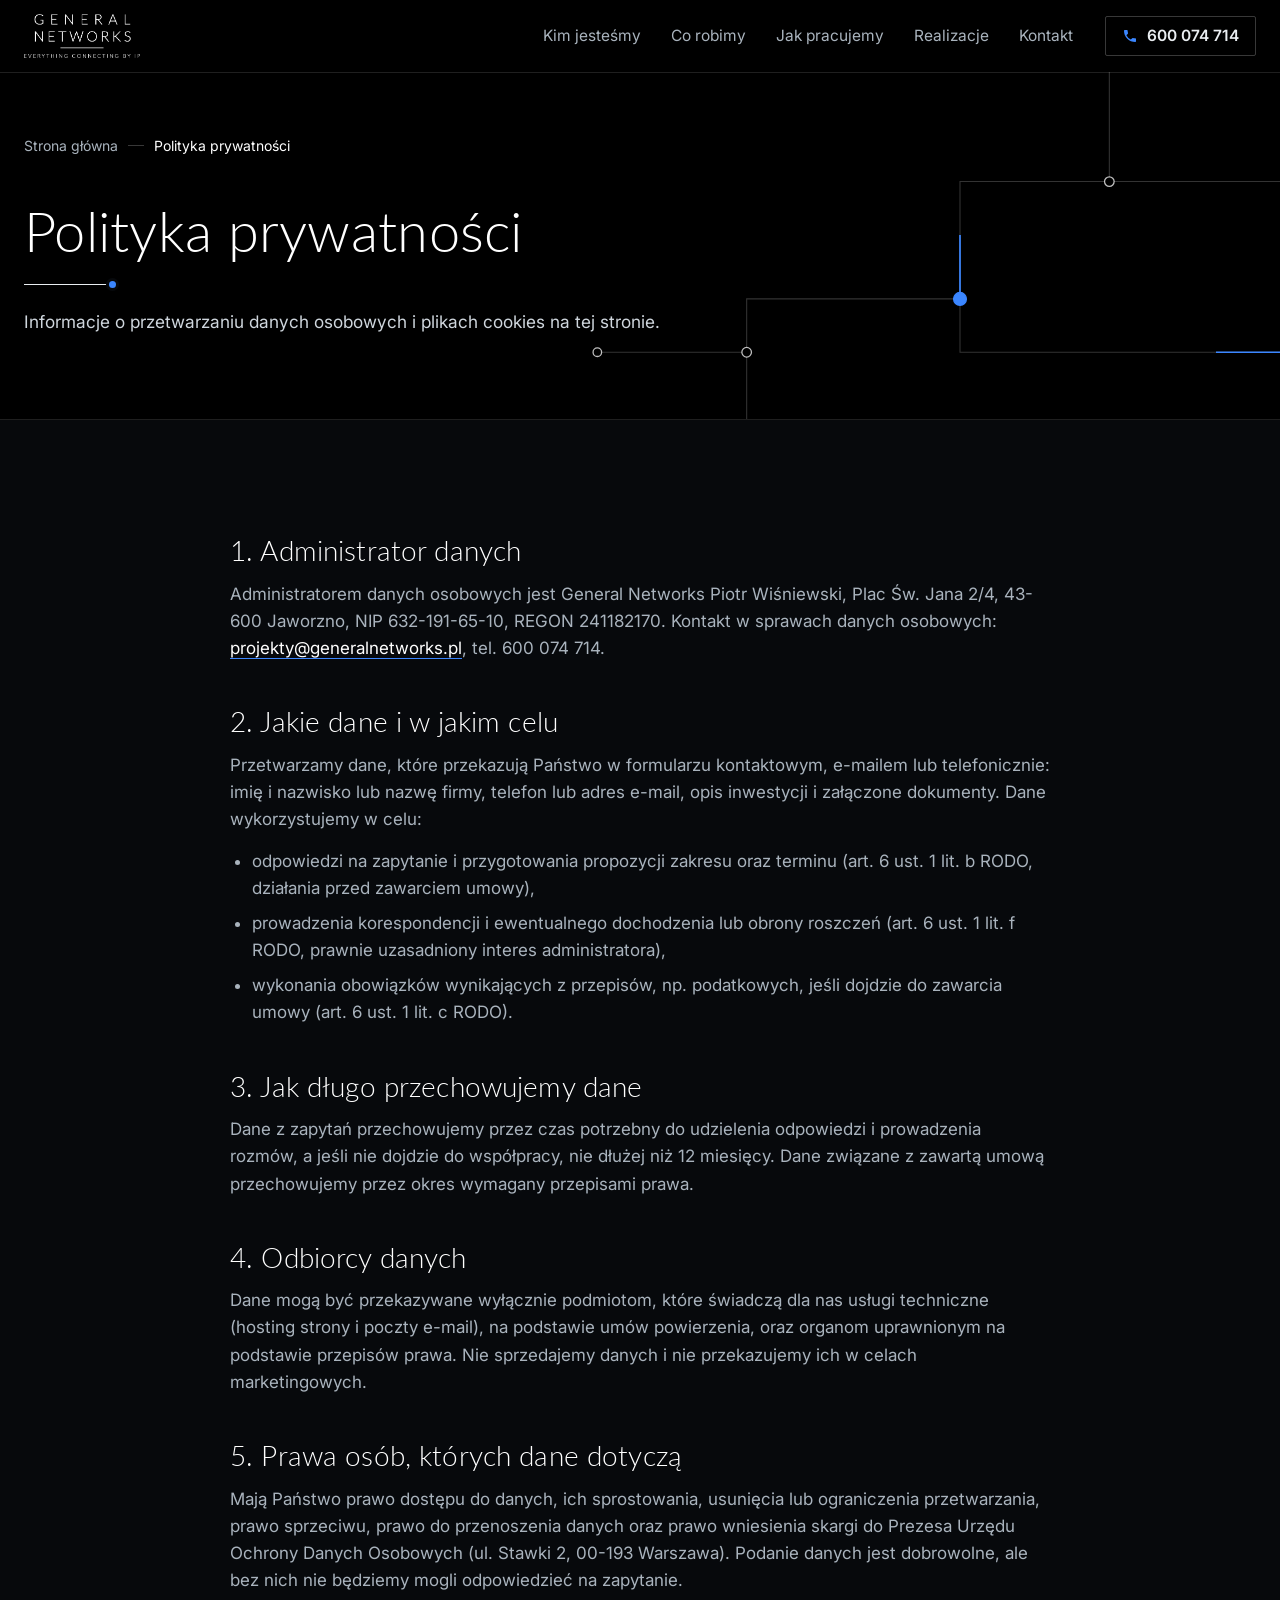
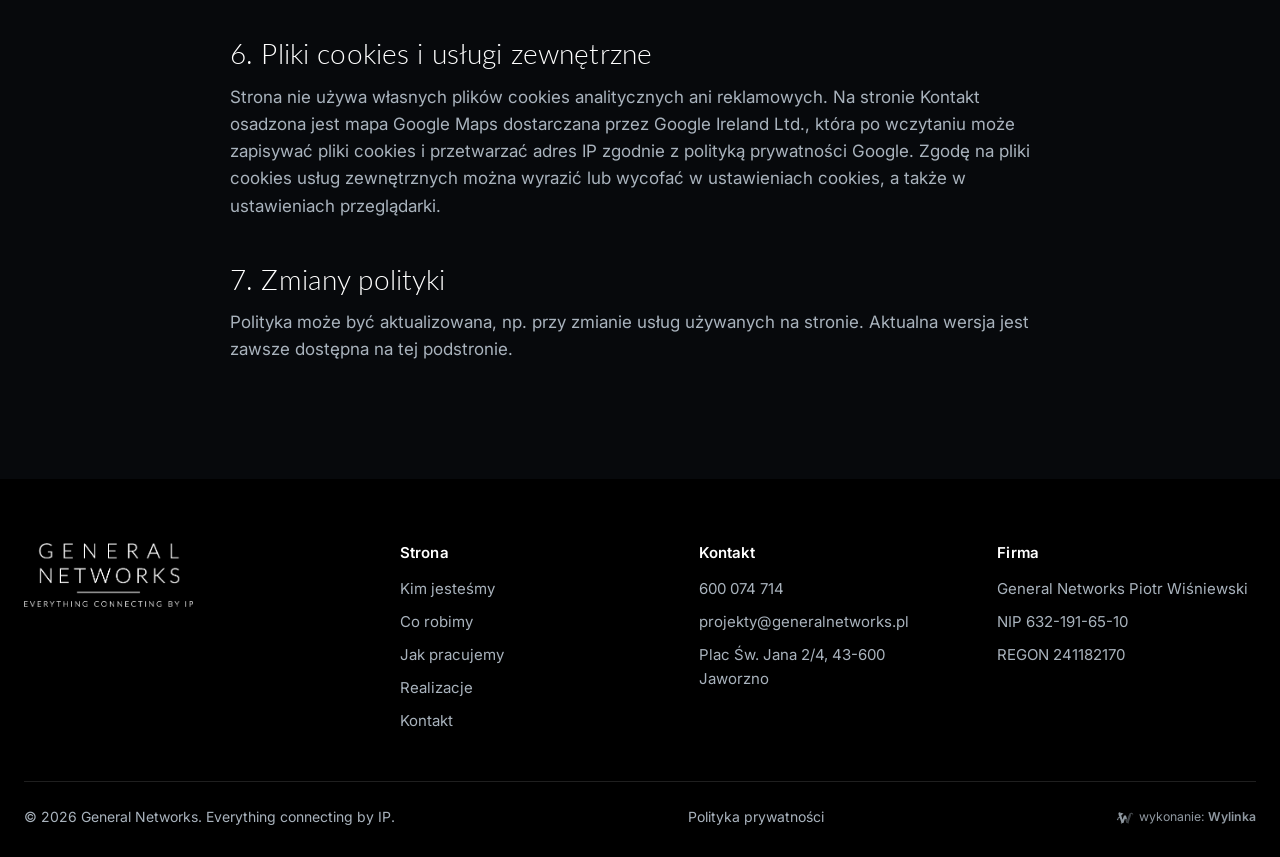
<file: polityka-prywatnosci/index.html>
<!doctype html>
<html lang="pl">
<head>
<meta charset="utf-8">
<meta name="viewport" content="width=device-width,initial-scale=1,viewport-fit=cover">
<meta name="robots" content="noindex,nofollow">
<title>Polityka prywatności - General Networks</title>
<meta name="description" content="Polityka prywatności i plików cookies strony General Networks Piotr Wiśniewski, Jaworzno: administrator danych, cele, prawa osób.">
<link rel="canonical" href="https://wylinka-podglad.pl/generalnetworks-koncept/polityka-prywatnosci/">
<meta property="og:type" content="website">
<meta property="og:locale" content="pl_PL">
<meta property="og:site_name" content="General Networks">
<meta property="og:title" content="Polityka prywatności - General Networks">
<meta property="og:description" content="Polityka prywatności i plików cookies strony General Networks Piotr Wiśniewski, Jaworzno: administrator danych, cele, prawa osób.">
<meta property="og:url" content="https://wylinka-podglad.pl/generalnetworks-koncept/polityka-prywatnosci/">
<meta property="og:image" content="https://wylinka-podglad.pl/generalnetworks-koncept/img/inzynierowie-1200.webp">
<meta name="theme-color" content="#000000">
<link rel="icon" href="../img/favicon.svg" type="image/svg+xml">
<link rel="preconnect" href="https://fonts.googleapis.com">
<link rel="preconnect" href="https://fonts.gstatic.com" crossorigin>
<link href="https://fonts.googleapis.com/css2?family=Inter:wght@400;500;600&family=Lato:wght@300;400;700&display=swap&subset=latin-ext" rel="stylesheet">
<script type="application/ld+json">{"@context": "https://schema.org", "@type": "BreadcrumbList", "itemListElement": [{"@type": "ListItem", "position": 1, "name": "Strona główna", "item": "https://wylinka-podglad.pl/generalnetworks-koncept/"}, {"@type": "ListItem", "position": 2, "name": "Polityka prywatności", "item": "https://wylinka-podglad.pl/generalnetworks-koncept/polityka-prywatnosci/"}]}</script>
<link rel="stylesheet" href="../style.css">
</head>
<body>

<header class="top" id="top">
  <div class="wrap top-in">
    <a class="logo" href="../" aria-label="General Networks, strona główna"><img src="../img/logo.png" width="393" height="149" alt="General Networks - everything connecting by IP"></a>
    <nav class="nav" id="nav" aria-label="Menu główne">
      <a href="../kim-jestesmy/">Kim jesteśmy</a>
      <a href="../co-robimy/">Co robimy</a>
      <a href="../jak-pracujemy/">Jak pracujemy</a>
      <a href="../realizacje/">Realizacje</a>
      <a href="../kontakt/">Kontakt</a>
    </nav>
    <a class="tel-top" href="tel:+48600074714" aria-label="Zadzwoń: 600 074 714">
      <svg viewBox="0 0 24 24" aria-hidden="true"><path d="M6.6 10.8a15.1 15.1 0 0 0 6.6 6.6l2.2-2.2a1 1 0 0 1 1-.25 11.4 11.4 0 0 0 3.6.57 1 1 0 0 1 1 1V20a1 1 0 0 1-1 1A17 17 0 0 1 3 4a1 1 0 0 1 1-1h3.5a1 1 0 0 1 1 1c0 1.25.2 2.45.57 3.57a1 1 0 0 1-.25 1z"/></svg>
      <span>600 074 714</span>
    </a>
    <button class="burger" id="burger" aria-label="Otwórz menu" aria-expanded="false" aria-controls="nav"><span></span><span></span></button>
  </div>
</header>

<main>
<section class="ph" aria-labelledby="h1">
  <svg class="ph-siec" viewBox="0 0 1200 400" preserveAspectRatio="xMaxYMid slice" aria-hidden="true">
    <g class="siec-linie"><path d="M1200 300H900V250H700V300H560"/><path d="M900 250V140H1200"/><path d="M700 300V400"/><path d="M1040 140V0"/></g>
    <g class="siec-sygnal"><path d="M1200 300H900V250H700V300H560"/><path d="M900 250V140H1200"/></g>
    <g class="siec-wezly"><circle cx="900" cy="250" r="6"/><circle cx="700" cy="300" r="4.5"/><circle cx="1040" cy="140" r="4.5"/><circle cx="560" cy="300" r="4"/></g>
  </svg>
  <div class="wrap ph-in">
    <nav class="okruszki" aria-label="Okruszki"><ol><li><a href="../">Strona główna</a></li><li aria-current="page">Polityka prywatności</li></ol></nav>
    
    <h1 id="h1">Polityka prywatności</h1>
    <span class="magistrala" aria-hidden="true"></span>
    <p class="lead">Informacje o przetwarzaniu danych osobowych i plikach cookies na tej stronie.</p>
  </div>
</section>

<section class="sek kim" aria-label="Treść polityki prywatności">
  <div class="wrap tekst">
    <h2>1. Administrator danych</h2>
    <p>Administratorem danych osobowych jest General Networks Piotr Wiśniewski, Plac Św. Jana 2/4, 43-600 Jaworzno, NIP 632-191-65-10, REGON 241182170. Kontakt w sprawach danych osobowych: <a href="mailto:projekty@generalnetworks.pl">projekty@generalnetworks.pl</a>, tel. 600 074 714.</p>
    <h2>2. Jakie dane i w jakim celu</h2>
    <p>Przetwarzamy dane, które przekazują Państwo w formularzu kontaktowym, e-mailem lub telefonicznie: imię i nazwisko lub nazwę firmy, telefon lub adres e-mail, opis inwestycji i załączone dokumenty. Dane wykorzystujemy w celu:</p>
    <ul>
      <li>odpowiedzi na zapytanie i przygotowania propozycji zakresu oraz terminu (art. 6 ust. 1 lit. b RODO, działania przed zawarciem umowy),</li>
      <li>prowadzenia korespondencji i ewentualnego dochodzenia lub obrony roszczeń (art. 6 ust. 1 lit. f RODO, prawnie uzasadniony interes administratora),</li>
      <li>wykonania obowiązków wynikających z przepisów, np. podatkowych, jeśli dojdzie do zawarcia umowy (art. 6 ust. 1 lit. c RODO).</li>
    </ul>
    <h2>3. Jak długo przechowujemy dane</h2>
    <p>Dane z zapytań przechowujemy przez czas potrzebny do udzielenia odpowiedzi i prowadzenia rozmów, a jeśli nie dojdzie do współpracy, nie dłużej niż 12 miesięcy. Dane związane z zawartą umową przechowujemy przez okres wymagany przepisami prawa.</p>
    <h2>4. Odbiorcy danych</h2>
    <p>Dane mogą być przekazywane wyłącznie podmiotom, które świadczą dla nas usługi techniczne (hosting strony i poczty e-mail), na podstawie umów powierzenia, oraz organom uprawnionym na podstawie przepisów prawa. Nie sprzedajemy danych i nie przekazujemy ich w celach marketingowych.</p>
    <h2>5. Prawa osób, których dane dotyczą</h2>
    <p>Mają Państwo prawo dostępu do danych, ich sprostowania, usunięcia lub ograniczenia przetwarzania, prawo sprzeciwu, prawo do przenoszenia danych oraz prawo wniesienia skargi do Prezesa Urzędu Ochrony Danych Osobowych (ul. Stawki 2, 00-193 Warszawa). Podanie danych jest dobrowolne, ale bez nich nie będziemy mogli odpowiedzieć na zapytanie.</p>
    <h2>6. Pliki cookies i usługi zewnętrzne</h2>
    <p>Strona nie używa własnych plików cookies analitycznych ani reklamowych. Na stronie Kontakt osadzona jest mapa Google Maps dostarczana przez Google Ireland Ltd., która po wczytaniu może zapisywać pliki cookies i przetwarzać adres IP zgodnie z polityką prywatności Google. Zgodę na pliki cookies usług zewnętrznych można wyrazić lub wycofać w ustawieniach cookies, a także w ustawieniach przeglądarki.</p>
    <h2>7. Zmiany polityki</h2>
    <p>Polityka może być aktualizowana, np. przy zmianie usług używanych na stronie. Aktualna wersja jest zawsze dostępna na tej podstronie.</p>
  </div>
</section>
</main>

<footer class="stopka">
  <div class="wrap stopka-grid">
    <div class="st-logo">
      <img src="../img/logo.png" width="393" height="149" alt="General Networks" loading="lazy">
    </div>
    <nav class="st-kol" aria-label="Menu w stopce">
      <h4>Strona</h4>
      <a href="../kim-jestesmy/">Kim jesteśmy</a>
      <a href="../co-robimy/">Co robimy</a>
      <a href="../jak-pracujemy/">Jak pracujemy</a>
      <a href="../realizacje/">Realizacje</a>
      <a href="../kontakt/">Kontakt</a>
    </nav>
    <div class="st-kol st-kon">
      <h4>Kontakt</h4>
      <a href="tel:+48600074714">600 074 714</a>
      <a href="mailto:projekty@generalnetworks.pl">projekty@generalnetworks.pl</a>
      <span>Plac Św. Jana 2/4, 43-600 Jaworzno</span>
    </div>
    <div class="st-kol st-firma">
      <h4>Firma</h4>
      <span>General Networks Piotr Wiśniewski</span>
      <span>NIP 632-191-65-10</span>
      <span>REGON 241182170</span>
    </div>
  </div>
  <div class="wrap st-dol">
    <span>© <span id="rok">2026</span> General Networks. Everything connecting by IP.</span>
    <a class="st-pol" href="../polityka-prywatnosci/">Polityka prywatności</a>
    <a class="wylinka-badge" href="https://wylinka.pl/?utm_source=generalnetworks.pl&amp;utm_medium=stopka&amp;utm_campaign=wykonanie" rel="noopener" title="Strona wykonana przez Wylinka"><svg viewBox="0 0 64 64" aria-hidden="true" focusable="false" fill="currentColor"><path d="M9.8 22.8l-1.2-7.9 2.2-3.7 15.5 4.6-.5 1.5-7.2 5.5 4.7 15.6 5-15.6 7 0 4.1 12.7-4.2-.9-2.6 1.8-.8-2.2-5.3 15.6-4.3 0 .4 .2-2.1 2.8-1.3-1.1 1.1-1.4-3.1 .2-.1-1.7 2.2-.1-5.7-16.5-4.8 .6-.8 3.1 0 .5-.3 .5 .8 2.2-1.6 .5-.4-1.3-.8 1.6-1.5-.8 .8-1.6-1.4 .6-.6-1.6 2.3-.8 .2-.4 1.3-4.8 5.9-.8-2.4-6.9zM15.2 13.7l-.1-.4-.4 .8-.1 .8 .1 1 .1 .4 .3 .7 .3-.9 .1-.7 0-.8z"/><path class="wy-pod" d="M37.1 49.8l-4.5-13.3 2.6-1.8 4.2 .9 .9 2.8 3-9.7 0-.5 .1-.8 3.2-8.4 .5-1 .6-1 .9-1.1 1.3-1 1.1-.7 1.4-.5 1.4-.3 .7 0 .9 0 1.2 .3 1.4 .6 .8 .5 .7 .7 .6 .7 .5 .9 .3 .9 .1 .9 0 .8-.2 .9-.5 .9-.5 .6-.7 .5-.7 .3-.1-.1 0-.1 .5-.5 .3-.7 .2-.5 0-.6-.1-.6-.3-.7-.4-.5-.4-.4-.5-.3-.6-.3-.7 0-.7 .1-.6 .1-.5 .4-.5 .5-.3 .5-.2 .7-.1 1.5-1.4 5.1-.8 3.3-.3 .7-.5 .7-6 17.5 1.9 .1-.1 1.7-3.1-.2 1.1 1.4-1.3 1.1-2.1-2.8 .4-.2z"/><path class="wy-old" d="M40.8 50l.4-.2-4.1 0-4.2-12.5 2.5-1.7 4.3 .9 .6 1.9 .6-1.6 0-.3 2.4-7.8 0-.5 .1-.8 3.2-8.4 .4-.8 .6-.9 .9-1.2 .9-.9 1.3-.8 1.4-.6 1.2-.3 1.4-.1 1.3 .1 .6 .2 .8 .3 1.1 .6 .9 .7 .7 .9 .5 .9 .3 .9 .1 1.1-.1 .9-.3 .9-.4 .7-.6 .7-.6 .4-.6 .2-.1-.1 0-.1 .5-.5 .3-.7 .2-.5 0-.5-.1-.6-.2-.6-.3-.5-.4-.5-.5-.3-.6-.3-.7-.1-.6 0-.6 .1-.6 .3-.6 .5-.3 .4-.2 .5-.1 .5-.1 1.5-1.4 5.1-.8 3.3-.3 .7-.5 .7-6 17.5 1.9 .1-.1 1.7-3.1-.2 1.1 1.4-1.3 1.1zM49.6 17.1l.6 1.7-1.5 1.9 .4 .4 1.8-2.1-.7-2.1zM48.1 28.3l.5 1.8-1.7 1.8 .4 .4 1.9-2-.6-2.2zM37.9 41.7l1.7-1.5-.4-.4-1.7 1.4zM42.6 38.7l-1.5 2.8 1.1 2-1.3 2.6 .5 .2 1.5-2.8-1.1-2 1.4-2.5z"/></svg><span>wykonanie: <b>Wylinka</b></span></a>
  </div>
</footer>

<div class="mob" id="mob" aria-hidden="true">
  <a href="tel:+48600074714" tabindex="-1">Zadzwoń</a>
  <a href="../kontakt/" class="mob-cta" tabindex="-1">Zapytaj o projekt</a>
</div>

<script src="../app.js" defer></script>
</body>
</html>
</file>
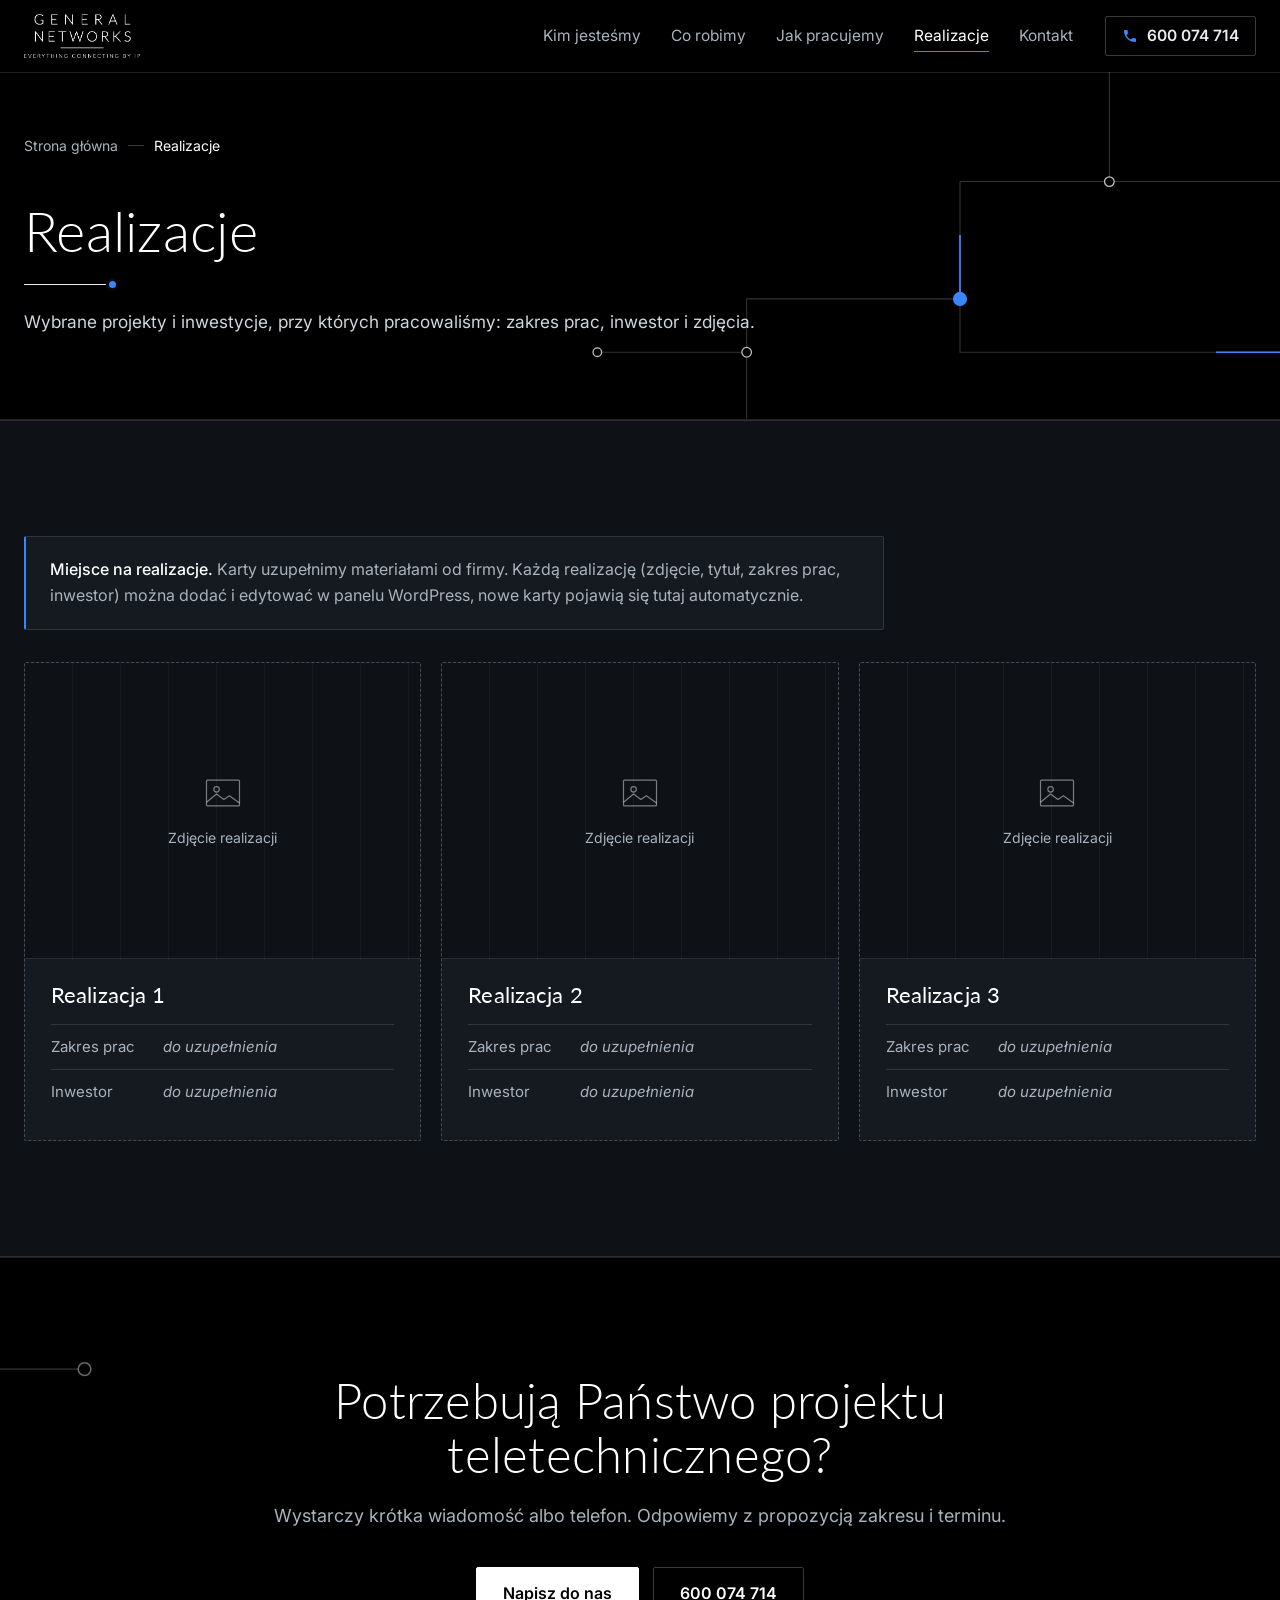
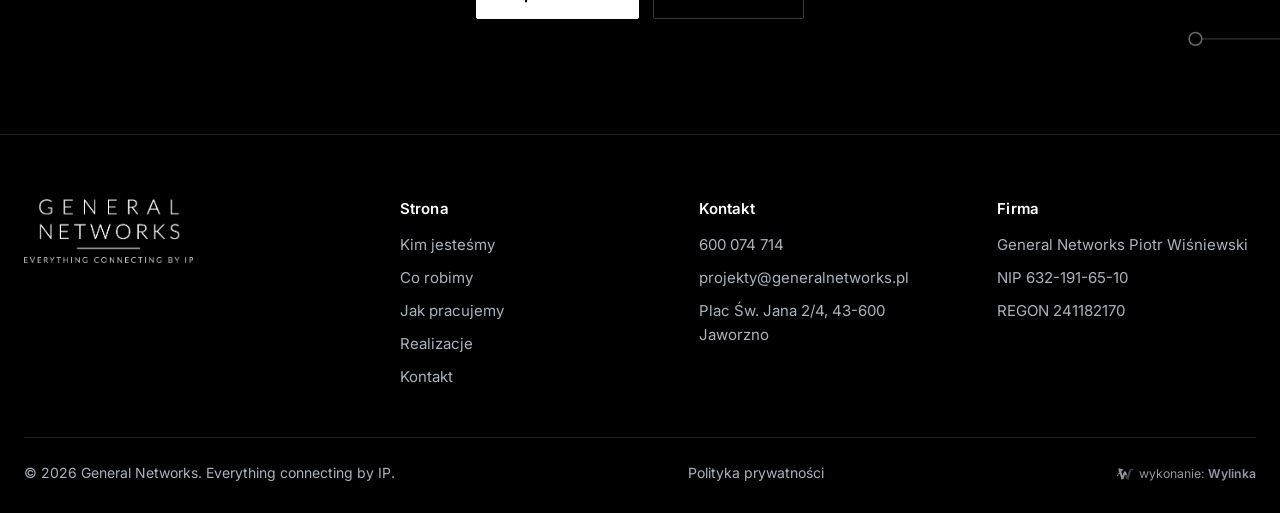
<file: realizacje/index.html>
<!doctype html>
<html lang="pl">
<head>
<meta charset="utf-8">
<meta name="viewport" content="width=device-width,initial-scale=1,viewport-fit=cover">
<meta name="robots" content="noindex,nofollow">
<title>Realizacje - General Networks, projekty teletechniczne</title>
<meta name="description" content="Realizacje General Networks: projekty teletechniczne i instalacje. Zakres prac, inwestor i zdjęcia z inwestycji.">
<link rel="canonical" href="https://wylinka-podglad.pl/generalnetworks-koncept/realizacje/">
<meta property="og:type" content="website">
<meta property="og:locale" content="pl_PL">
<meta property="og:site_name" content="General Networks">
<meta property="og:title" content="Realizacje - General Networks, projekty teletechniczne">
<meta property="og:description" content="Realizacje General Networks: projekty teletechniczne i instalacje. Zakres prac, inwestor i zdjęcia z inwestycji.">
<meta property="og:url" content="https://wylinka-podglad.pl/generalnetworks-koncept/realizacje/">
<meta property="og:image" content="https://wylinka-podglad.pl/generalnetworks-koncept/img/inzynierowie-1200.webp">
<meta name="theme-color" content="#000000">
<link rel="icon" href="../img/favicon.svg" type="image/svg+xml">
<link rel="preconnect" href="https://fonts.googleapis.com">
<link rel="preconnect" href="https://fonts.gstatic.com" crossorigin>
<link href="https://fonts.googleapis.com/css2?family=Inter:wght@400;500;600&family=Lato:wght@300;400;700&display=swap&subset=latin-ext" rel="stylesheet">
<script type="application/ld+json">{"@context": "https://schema.org", "@type": "BreadcrumbList", "itemListElement": [{"@type": "ListItem", "position": 1, "name": "Strona główna", "item": "https://wylinka-podglad.pl/generalnetworks-koncept/"}, {"@type": "ListItem", "position": 2, "name": "Realizacje", "item": "https://wylinka-podglad.pl/generalnetworks-koncept/realizacje/"}]}</script>
<link rel="stylesheet" href="../style.css">
</head>
<body>

<header class="top" id="top">
  <div class="wrap top-in">
    <a class="logo" href="../" aria-label="General Networks, strona główna"><img src="../img/logo.png" width="393" height="149" alt="General Networks - everything connecting by IP"></a>
    <nav class="nav" id="nav" aria-label="Menu główne">
      <a href="../kim-jestesmy/">Kim jesteśmy</a>
      <a href="../co-robimy/">Co robimy</a>
      <a href="../jak-pracujemy/">Jak pracujemy</a>
      <a href="../realizacje/" class="akt" aria-current="page">Realizacje</a>
      <a href="../kontakt/">Kontakt</a>
    </nav>
    <a class="tel-top" href="tel:+48600074714" aria-label="Zadzwoń: 600 074 714">
      <svg viewBox="0 0 24 24" aria-hidden="true"><path d="M6.6 10.8a15.1 15.1 0 0 0 6.6 6.6l2.2-2.2a1 1 0 0 1 1-.25 11.4 11.4 0 0 0 3.6.57 1 1 0 0 1 1 1V20a1 1 0 0 1-1 1A17 17 0 0 1 3 4a1 1 0 0 1 1-1h3.5a1 1 0 0 1 1 1c0 1.25.2 2.45.57 3.57a1 1 0 0 1-.25 1z"/></svg>
      <span>600 074 714</span>
    </a>
    <button class="burger" id="burger" aria-label="Otwórz menu" aria-expanded="false" aria-controls="nav"><span></span><span></span></button>
  </div>
</header>

<main>
<section class="ph" aria-labelledby="h1">
  <svg class="ph-siec" viewBox="0 0 1200 400" preserveAspectRatio="xMaxYMid slice" aria-hidden="true">
    <g class="siec-linie"><path d="M1200 300H900V250H700V300H560"/><path d="M900 250V140H1200"/><path d="M700 300V400"/><path d="M1040 140V0"/></g>
    <g class="siec-sygnal"><path d="M1200 300H900V250H700V300H560"/><path d="M900 250V140H1200"/></g>
    <g class="siec-wezly"><circle cx="900" cy="250" r="6"/><circle cx="700" cy="300" r="4.5"/><circle cx="1040" cy="140" r="4.5"/><circle cx="560" cy="300" r="4"/></g>
  </svg>
  <div class="wrap ph-in">
    <nav class="okruszki" aria-label="Okruszki"><ol><li><a href="../">Strona główna</a></li><li aria-current="page">Realizacje</li></ol></nav>
    
    <h1 id="h1">Realizacje</h1>
    <span class="magistrala" aria-hidden="true"></span>
    <p class="lead">Wybrane projekty i inwestycje, przy których pracowaliśmy: zakres prac, inwestor i zdjęcia.</p>
  </div>
</section>

<section class="sek uslugi real-sek" aria-labelledby="h-lista">
  <div class="wrap">
    <h2 id="h-lista" class="sr-only">Lista realizacji</h2>
    <div class="info-panel" role="note">
      <p><strong>Miejsce na realizacje.</strong> Karty uzupełnimy materiałami od firmy. Każdą realizację (zdjęcie, tytuł, zakres prac, inwestor) można dodać i edytować w panelu WordPress, nowe karty pojawią się tutaj automatycznie.</p>
    </div>
    <ul class="real-grid">
      <li class="real real-pusta">
        <div class="real-foto"><svg viewBox="0 0 48 48" aria-hidden="true"><rect x="6" y="10" width="36" height="28" rx="1"/><circle cx="17" cy="20" r="3"/><path d="M6 34l11-9 8 6 6-4 11 8"/></svg><span>Zdjęcie realizacji</span></div>
        <div class="real-txt">
          <h3>Realizacja 1</h3>
          <dl>
            <div><dt>Zakres prac</dt><dd>do uzupełnienia</dd></div>
            <div><dt>Inwestor</dt><dd>do uzupełnienia</dd></div>
          </dl>
        </div>
      </li>
      <li class="real real-pusta">
        <div class="real-foto"><svg viewBox="0 0 48 48" aria-hidden="true"><rect x="6" y="10" width="36" height="28" rx="1"/><circle cx="17" cy="20" r="3"/><path d="M6 34l11-9 8 6 6-4 11 8"/></svg><span>Zdjęcie realizacji</span></div>
        <div class="real-txt">
          <h3>Realizacja 2</h3>
          <dl>
            <div><dt>Zakres prac</dt><dd>do uzupełnienia</dd></div>
            <div><dt>Inwestor</dt><dd>do uzupełnienia</dd></div>
          </dl>
        </div>
      </li>
      <li class="real real-pusta">
        <div class="real-foto"><svg viewBox="0 0 48 48" aria-hidden="true"><rect x="6" y="10" width="36" height="28" rx="1"/><circle cx="17" cy="20" r="3"/><path d="M6 34l11-9 8 6 6-4 11 8"/></svg><span>Zdjęcie realizacji</span></div>
        <div class="real-txt">
          <h3>Realizacja 3</h3>
          <dl>
            <div><dt>Zakres prac</dt><dd>do uzupełnienia</dd></div>
            <div><dt>Inwestor</dt><dd>do uzupełnienia</dd></div>
          </dl>
        </div>
      </li>
    </ul>
  </div>
</section>

<section class="cta" aria-labelledby="h-cta">
  <svg class="cta-siec" viewBox="0 0 1200 300" preserveAspectRatio="xMidYMid slice" aria-hidden="true">
    <path d="M0 120H170V70H250M170 120V220H90M110 220V300"/>
    <path d="M1200 180H1030V240H950M1030 180V80H1110M1080 80V0"/>
    <circle cx="170" cy="120" r="5"/><circle cx="250" cy="70" r="4"/><circle cx="1030" cy="180" r="5"/><circle cx="950" cy="240" r="4"/><circle cx="1110" cy="80" r="4"/>
  </svg>
  <div class="wrap cta-in">
    <h2 id="h-cta">Potrzebują Państwo projektu teletechnicznego?</h2>
    <p>Wystarczy krótka wiadomość albo telefon. Odpowiemy z propozycją zakresu i terminu.</p>
    <div class="cta-btns">
      <a class="btn" href="../kontakt/">Napisz do nas</a>
      <a class="btn btn-linia" href="tel:+48600074714">600 074 714</a>
    </div>
  </div>
</section>

</main>

<footer class="stopka">
  <div class="wrap stopka-grid">
    <div class="st-logo">
      <img src="../img/logo.png" width="393" height="149" alt="General Networks" loading="lazy">
    </div>
    <nav class="st-kol" aria-label="Menu w stopce">
      <h4>Strona</h4>
      <a href="../kim-jestesmy/">Kim jesteśmy</a>
      <a href="../co-robimy/">Co robimy</a>
      <a href="../jak-pracujemy/">Jak pracujemy</a>
      <a href="../realizacje/">Realizacje</a>
      <a href="../kontakt/">Kontakt</a>
    </nav>
    <div class="st-kol st-kon">
      <h4>Kontakt</h4>
      <a href="tel:+48600074714">600 074 714</a>
      <a href="mailto:projekty@generalnetworks.pl">projekty@generalnetworks.pl</a>
      <span>Plac Św. Jana 2/4, 43-600 Jaworzno</span>
    </div>
    <div class="st-kol st-firma">
      <h4>Firma</h4>
      <span>General Networks Piotr Wiśniewski</span>
      <span>NIP 632-191-65-10</span>
      <span>REGON 241182170</span>
    </div>
  </div>
  <div class="wrap st-dol">
    <span>© <span id="rok">2026</span> General Networks. Everything connecting by IP.</span>
    <a class="st-pol" href="../polityka-prywatnosci/">Polityka prywatności</a>
    <a class="wylinka-badge" href="https://wylinka.pl/?utm_source=generalnetworks.pl&amp;utm_medium=stopka&amp;utm_campaign=wykonanie" rel="noopener" title="Strona wykonana przez Wylinka"><svg viewBox="0 0 64 64" aria-hidden="true" focusable="false" fill="currentColor"><path d="M9.8 22.8l-1.2-7.9 2.2-3.7 15.5 4.6-.5 1.5-7.2 5.5 4.7 15.6 5-15.6 7 0 4.1 12.7-4.2-.9-2.6 1.8-.8-2.2-5.3 15.6-4.3 0 .4 .2-2.1 2.8-1.3-1.1 1.1-1.4-3.1 .2-.1-1.7 2.2-.1-5.7-16.5-4.8 .6-.8 3.1 0 .5-.3 .5 .8 2.2-1.6 .5-.4-1.3-.8 1.6-1.5-.8 .8-1.6-1.4 .6-.6-1.6 2.3-.8 .2-.4 1.3-4.8 5.9-.8-2.4-6.9zM15.2 13.7l-.1-.4-.4 .8-.1 .8 .1 1 .1 .4 .3 .7 .3-.9 .1-.7 0-.8z"/><path class="wy-pod" d="M37.1 49.8l-4.5-13.3 2.6-1.8 4.2 .9 .9 2.8 3-9.7 0-.5 .1-.8 3.2-8.4 .5-1 .6-1 .9-1.1 1.3-1 1.1-.7 1.4-.5 1.4-.3 .7 0 .9 0 1.2 .3 1.4 .6 .8 .5 .7 .7 .6 .7 .5 .9 .3 .9 .1 .9 0 .8-.2 .9-.5 .9-.5 .6-.7 .5-.7 .3-.1-.1 0-.1 .5-.5 .3-.7 .2-.5 0-.6-.1-.6-.3-.7-.4-.5-.4-.4-.5-.3-.6-.3-.7 0-.7 .1-.6 .1-.5 .4-.5 .5-.3 .5-.2 .7-.1 1.5-1.4 5.1-.8 3.3-.3 .7-.5 .7-6 17.5 1.9 .1-.1 1.7-3.1-.2 1.1 1.4-1.3 1.1-2.1-2.8 .4-.2z"/><path class="wy-old" d="M40.8 50l.4-.2-4.1 0-4.2-12.5 2.5-1.7 4.3 .9 .6 1.9 .6-1.6 0-.3 2.4-7.8 0-.5 .1-.8 3.2-8.4 .4-.8 .6-.9 .9-1.2 .9-.9 1.3-.8 1.4-.6 1.2-.3 1.4-.1 1.3 .1 .6 .2 .8 .3 1.1 .6 .9 .7 .7 .9 .5 .9 .3 .9 .1 1.1-.1 .9-.3 .9-.4 .7-.6 .7-.6 .4-.6 .2-.1-.1 0-.1 .5-.5 .3-.7 .2-.5 0-.5-.1-.6-.2-.6-.3-.5-.4-.5-.5-.3-.6-.3-.7-.1-.6 0-.6 .1-.6 .3-.6 .5-.3 .4-.2 .5-.1 .5-.1 1.5-1.4 5.1-.8 3.3-.3 .7-.5 .7-6 17.5 1.9 .1-.1 1.7-3.1-.2 1.1 1.4-1.3 1.1zM49.6 17.1l.6 1.7-1.5 1.9 .4 .4 1.8-2.1-.7-2.1zM48.1 28.3l.5 1.8-1.7 1.8 .4 .4 1.9-2-.6-2.2zM37.9 41.7l1.7-1.5-.4-.4-1.7 1.4zM42.6 38.7l-1.5 2.8 1.1 2-1.3 2.6 .5 .2 1.5-2.8-1.1-2 1.4-2.5z"/></svg><span>wykonanie: <b>Wylinka</b></span></a>
  </div>
</footer>

<div class="mob" id="mob" aria-hidden="true">
  <a href="tel:+48600074714" tabindex="-1">Zadzwoń</a>
  <a href="../kontakt/" class="mob-cta" tabindex="-1">Zapytaj o projekt</a>
</div>

<script src="../app.js" defer></script>
</body>
</html>
</file>
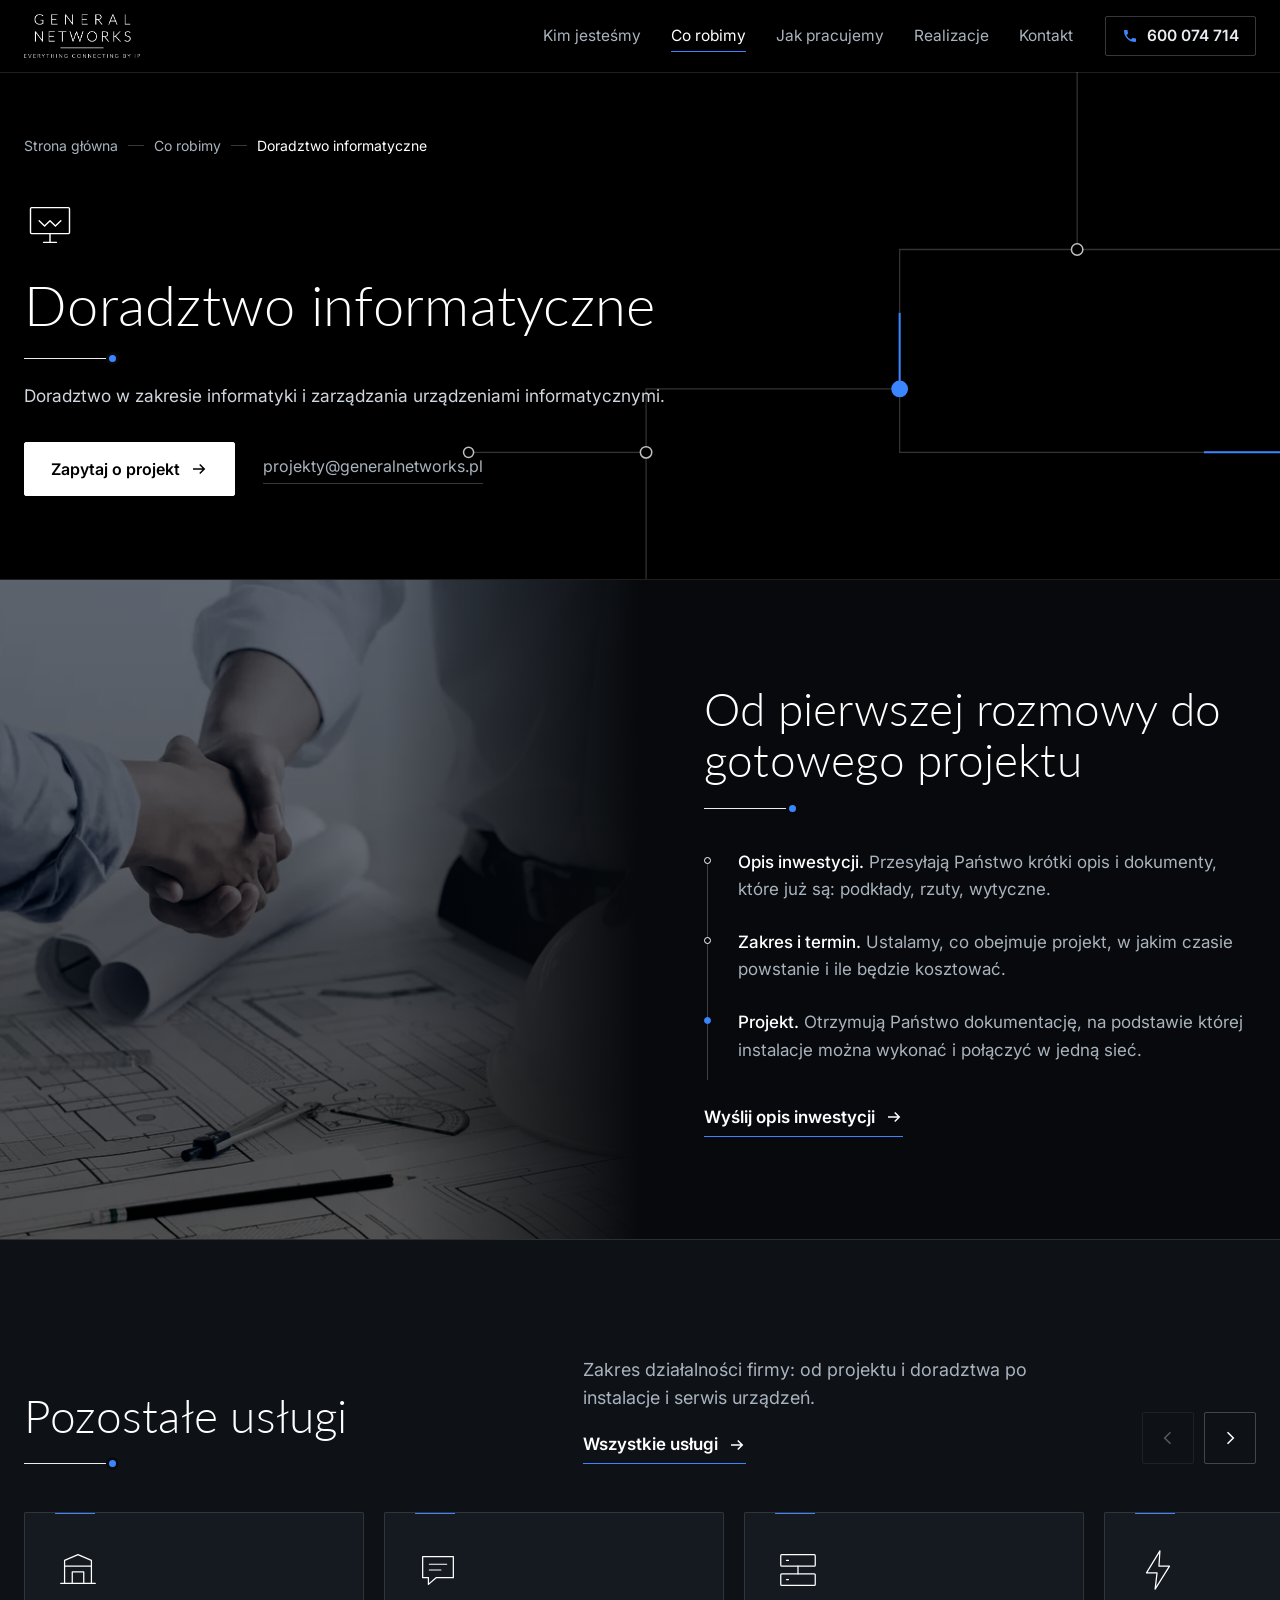
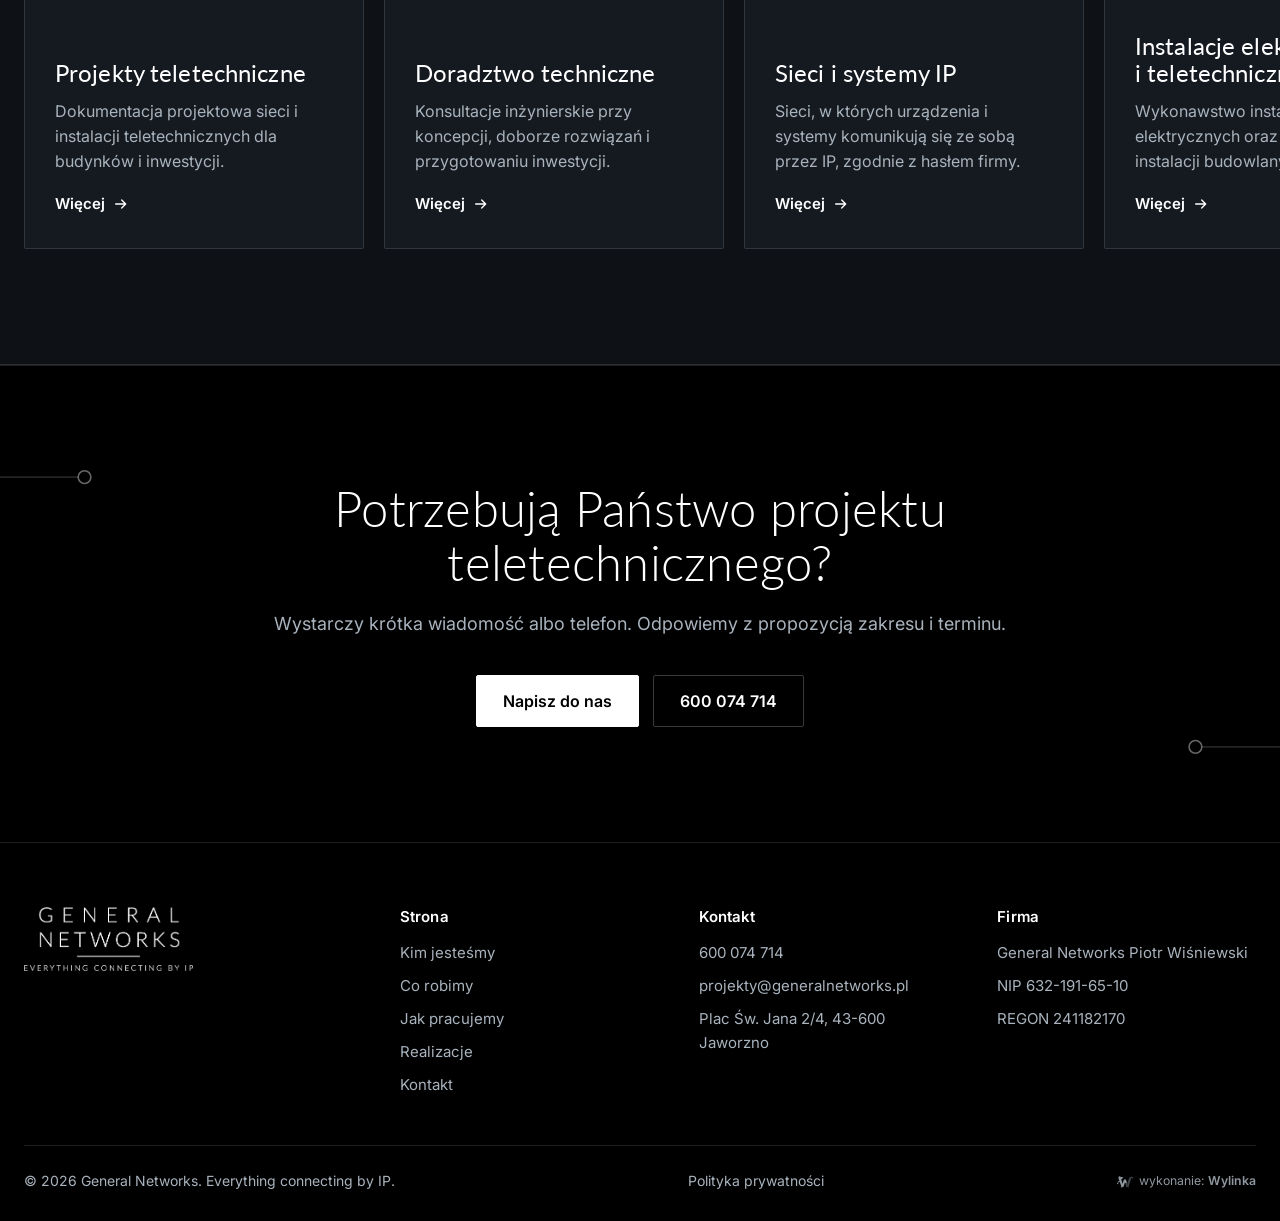
<file: co-robimy/doradztwo-informatyczne/index.html>
<!doctype html>
<html lang="pl">
<head>
<meta charset="utf-8">
<meta name="viewport" content="width=device-width,initial-scale=1,viewport-fit=cover">
<meta name="robots" content="noindex,nofollow">
<title>Doradztwo informatyczne - General Networks, Jaworzno</title>
<meta name="description" content="Doradztwo w zakresie informatyki i zarządzania urządzeniami informatycznymi. General Networks, Jaworzno.">
<link rel="canonical" href="https://wylinka-podglad.pl/generalnetworks-koncept/co-robimy/doradztwo-informatyczne/">
<meta property="og:type" content="website">
<meta property="og:locale" content="pl_PL">
<meta property="og:site_name" content="General Networks">
<meta property="og:title" content="Doradztwo informatyczne - General Networks, Jaworzno">
<meta property="og:description" content="Doradztwo w zakresie informatyki i zarządzania urządzeniami informatycznymi. General Networks, Jaworzno.">
<meta property="og:url" content="https://wylinka-podglad.pl/generalnetworks-koncept/co-robimy/doradztwo-informatyczne/">
<meta property="og:image" content="https://wylinka-podglad.pl/generalnetworks-koncept/img/inzynierowie-1200.webp">
<meta name="theme-color" content="#000000">
<link rel="icon" href="../../img/favicon.svg" type="image/svg+xml">
<link rel="preconnect" href="https://fonts.googleapis.com">
<link rel="preconnect" href="https://fonts.gstatic.com" crossorigin>
<link href="https://fonts.googleapis.com/css2?family=Inter:wght@400;500;600&family=Lato:wght@300;400;700&display=swap&subset=latin-ext" rel="stylesheet">
<script type="application/ld+json">{"@context": "https://schema.org", "@type": "BreadcrumbList", "itemListElement": [{"@type": "ListItem", "position": 1, "name": "Strona główna", "item": "https://wylinka-podglad.pl/generalnetworks-koncept/"}, {"@type": "ListItem", "position": 2, "name": "Co robimy", "item": "https://wylinka-podglad.pl/generalnetworks-koncept/co-robimy/"}, {"@type": "ListItem", "position": 3, "name": "Doradztwo informatyczne", "item": "https://wylinka-podglad.pl/generalnetworks-koncept/co-robimy/doradztwo-informatyczne/"}]}</script>
<link rel="stylesheet" href="../../style.css">
</head>
<body>

<header class="top" id="top">
  <div class="wrap top-in">
    <a class="logo" href="../../" aria-label="General Networks, strona główna"><img src="../../img/logo.png" width="393" height="149" alt="General Networks - everything connecting by IP"></a>
    <nav class="nav" id="nav" aria-label="Menu główne">
      <a href="../../kim-jestesmy/">Kim jesteśmy</a>
      <a href="../../co-robimy/" class="akt" aria-current="page">Co robimy</a>
      <a href="../../jak-pracujemy/">Jak pracujemy</a>
      <a href="../../realizacje/">Realizacje</a>
      <a href="../../kontakt/">Kontakt</a>
    </nav>
    <a class="tel-top" href="tel:+48600074714" aria-label="Zadzwoń: 600 074 714">
      <svg viewBox="0 0 24 24" aria-hidden="true"><path d="M6.6 10.8a15.1 15.1 0 0 0 6.6 6.6l2.2-2.2a1 1 0 0 1 1-.25 11.4 11.4 0 0 0 3.6.57 1 1 0 0 1 1 1V20a1 1 0 0 1-1 1A17 17 0 0 1 3 4a1 1 0 0 1 1-1h3.5a1 1 0 0 1 1 1c0 1.25.2 2.45.57 3.57a1 1 0 0 1-.25 1z"/></svg>
      <span>600 074 714</span>
    </a>
    <button class="burger" id="burger" aria-label="Otwórz menu" aria-expanded="false" aria-controls="nav"><span></span><span></span></button>
  </div>
</header>

<main>
<section class="ph" aria-labelledby="h1">
  <svg class="ph-siec" viewBox="0 0 1200 400" preserveAspectRatio="xMaxYMid slice" aria-hidden="true">
    <g class="siec-linie"><path d="M1200 300H900V250H700V300H560"/><path d="M900 250V140H1200"/><path d="M700 300V400"/><path d="M1040 140V0"/></g>
    <g class="siec-sygnal"><path d="M1200 300H900V250H700V300H560"/><path d="M900 250V140H1200"/></g>
    <g class="siec-wezly"><circle cx="900" cy="250" r="6"/><circle cx="700" cy="300" r="4.5"/><circle cx="1040" cy="140" r="4.5"/><circle cx="560" cy="300" r="4"/></g>
  </svg>
  <div class="wrap ph-in">
    <nav class="okruszki" aria-label="Okruszki"><ol><li><a href="../../">Strona główna</a></li><li><a href="../../co-robimy/">Co robimy</a></li><li aria-current="page">Doradztwo informatyczne</li></ol></nav>
    <svg class="ph-ikona" viewBox="0 0 48 48" aria-hidden="true"><rect x="6" y="8" width="36" height="24" rx="1"/><path d="M18 40h12M24 32v8M14 20l5 5 5-5 5 5 5-5"/></svg>
    <h1 id="h1">Doradztwo informatyczne</h1>
    <span class="magistrala" aria-hidden="true"></span>
    <p class="lead">Doradztwo w zakresie informatyki i zarządzania urządzeniami informatycznymi.</p>
    <div class="hero-cta">
      <a class="btn" href="../../kontakt/" id="cta-hero">Zapytaj o projekt <svg viewBox="0 0 24 24" aria-hidden="true"><path d="M4 12h14M13 6l6 6-6 6"/></svg></a>
      <a class="hero-mail" href="mailto:projekty@generalnetworks.pl">projekty@generalnetworks.pl</a>
    </div>
  </div>
</section>


<section class="sek praca" aria-labelledby="h-praca">
  <div class="praca-foto">
    <img src="../../img/uzgodnienia-1000.webp" srcset="../../img/uzgodnienia-1000.webp 1000w, ../../img/uzgodnienia-1800.webp 1800w" sizes="(max-width:900px) 100vw, 50vw" width="1800" height="1200" alt="Uzgodnienia nad dokumentacją projektową" loading="lazy" decoding="async">
  </div>
  <div class="praca-txt">
    <h2 id="h-praca">Od pierwszej rozmowy do gotowego projektu</h2>
    <span class="magistrala" aria-hidden="true"></span>
    <ol class="kroki">
      <li><strong>Opis inwestycji.</strong> Przesyłają Państwo krótki opis i dokumenty, które już są: podkłady, rzuty, wytyczne.</li>
      <li><strong>Zakres i termin.</strong> Ustalamy, co obejmuje projekt, w jakim czasie powstanie i ile będzie kosztować.</li>
      <li><strong>Projekt.</strong> Otrzymują Państwo dokumentację, na podstawie której instalacje można wykonać i połączyć w jedną sieć.</li>
    </ol>
    <a class="link-str" href="../../kontakt/">Wyślij opis inwestycji <svg viewBox="0 0 24 24" aria-hidden="true"><path d="M4 12h14M13 6l6 6-6 6"/></svg></a>
  </div>
</section>


<section class="sek uslugi" aria-labelledby="h-usl">
  <div class="wrap usl-head">
    <div>
      <h2 id="h-usl">Pozostałe usługi</h2>
      <span class="magistrala" aria-hidden="true"></span>
    </div>
    <div class="usl-opis"><p>Zakres działalności firmy: od projektu i doradztwa po instalacje i serwis urządzeń.</p>
    <a class="link-str" href="../../co-robimy/">Wszystkie usługi <svg viewBox="0 0 24 24" aria-hidden="true"><path d="M4 12h14M13 6l6 6-6 6"/></svg></a>
    </div>
    <div class="strzalki">
      <button class="strz" data-kier="-1" aria-label="Poprzednie usługi"><svg viewBox="0 0 24 24"><path d="M15 5l-7 7 7 7"/></svg></button>
      <button class="strz" data-kier="1" aria-label="Następne usługi"><svg viewBox="0 0 24 24"><path d="M9 5l7 7-7 7"/></svg></button>
    </div>
  </div>
  <div class="tor-wrap">
    <ol class="tor" id="tor" tabindex="0" aria-label="Usługi, przesuń w bok">
      <li class="usl">
        <svg viewBox="0 0 48 48" aria-hidden="true"><path d="M6 38h36M10 38V14l14-6 14 6v24M18 38V26h12v12M10 20h28"/></svg>
        <h3><a href="../../co-robimy/projekty-teletechniczne/">Projekty teletechniczne</a></h3>
        <p>Dokumentacja projektowa sieci i instalacji teletechnicznych dla budynków i inwestycji.</p>
        <span class="usl-dalej" aria-hidden="true">Więcej <svg viewBox="0 0 24 24" aria-hidden="true"><path d="M4 12h14M13 6l6 6-6 6"/></svg></span>
      </li>
      <li class="usl">
        <svg viewBox="0 0 48 48" aria-hidden="true"><path d="M8 10h32v22H22l-8 7v-7H8z M15 18h18M15 24h12"/></svg>
        <h3><a href="../../co-robimy/doradztwo-techniczne/">Doradztwo techniczne</a></h3>
        <p>Konsultacje inżynierskie przy koncepcji, doborze rozwiązań i przygotowaniu inwestycji.</p>
        <span class="usl-dalej" aria-hidden="true">Więcej <svg viewBox="0 0 24 24" aria-hidden="true"><path d="M4 12h14M13 6l6 6-6 6"/></svg></span>
      </li>
      <li class="usl">
        <svg viewBox="0 0 48 48" aria-hidden="true"><rect x="6" y="8" width="36" height="12" rx="1"/><rect x="6" y="28" width="36" height="12" rx="1"/><path d="M12 14h2M12 34h2M24 20v8"/></svg>
        <h3><a href="../../co-robimy/sieci-i-systemy-ip/">Sieci i systemy IP</a></h3>
        <p>Sieci, w których urządzenia i systemy komunikują się ze sobą przez IP, zgodnie z hasłem firmy.</p>
        <span class="usl-dalej" aria-hidden="true">Więcej <svg viewBox="0 0 24 24" aria-hidden="true"><path d="M4 12h14M13 6l6 6-6 6"/></svg></span>
      </li>
      <li class="usl">
        <svg viewBox="0 0 48 48" aria-hidden="true"><path d="M26 4L12 27h11l-2 17 15-24H25z"/></svg>
        <h3><a href="../../co-robimy/instalacje-elektryczne-i-teletechniczne/">Instalacje elektryczne i&nbsp;teletechniczne</a></h3>
        <p>Wykonawstwo instalacji elektrycznych oraz pozostałych instalacji budowlanych.</p>
        <span class="usl-dalej" aria-hidden="true">Więcej <svg viewBox="0 0 24 24" aria-hidden="true"><path d="M4 12h14M13 6l6 6-6 6"/></svg></span>
      </li>
      <li class="usl">
        <svg viewBox="0 0 48 48" aria-hidden="true"><path d="M30 6a10 10 0 0 0-9 13L7 33l8 8 14-14a10 10 0 0 0 13-9l-6 2-4-4z"/></svg>
        <h3><a href="../../co-robimy/serwis-urzadzen/">Serwis urządzeń</a></h3>
        <p>Naprawa i konserwacja urządzeń elektronicznych, komputerów i sprzętu telekomunikacyjnego.</p>
        <span class="usl-dalej" aria-hidden="true">Więcej <svg viewBox="0 0 24 24" aria-hidden="true"><path d="M4 12h14M13 6l6 6-6 6"/></svg></span>
      </li>
    </ol>
  </div>
  <div class="wrap licznik" aria-hidden="true"><span id="licz">1</span> / 5</div>
</section>


<section class="cta" aria-labelledby="h-cta">
  <svg class="cta-siec" viewBox="0 0 1200 300" preserveAspectRatio="xMidYMid slice" aria-hidden="true">
    <path d="M0 120H170V70H250M170 120V220H90M110 220V300"/>
    <path d="M1200 180H1030V240H950M1030 180V80H1110M1080 80V0"/>
    <circle cx="170" cy="120" r="5"/><circle cx="250" cy="70" r="4"/><circle cx="1030" cy="180" r="5"/><circle cx="950" cy="240" r="4"/><circle cx="1110" cy="80" r="4"/>
  </svg>
  <div class="wrap cta-in">
    <h2 id="h-cta">Potrzebują Państwo projektu teletechnicznego?</h2>
    <p>Wystarczy krótka wiadomość albo telefon. Odpowiemy z propozycją zakresu i terminu.</p>
    <div class="cta-btns">
      <a class="btn" href="../../kontakt/">Napisz do nas</a>
      <a class="btn btn-linia" href="tel:+48600074714">600 074 714</a>
    </div>
  </div>
</section>

</main>

<footer class="stopka">
  <div class="wrap stopka-grid">
    <div class="st-logo">
      <img src="../../img/logo.png" width="393" height="149" alt="General Networks" loading="lazy">
    </div>
    <nav class="st-kol" aria-label="Menu w stopce">
      <h4>Strona</h4>
      <a href="../../kim-jestesmy/">Kim jesteśmy</a>
      <a href="../../co-robimy/">Co robimy</a>
      <a href="../../jak-pracujemy/">Jak pracujemy</a>
      <a href="../../realizacje/">Realizacje</a>
      <a href="../../kontakt/">Kontakt</a>
    </nav>
    <div class="st-kol st-kon">
      <h4>Kontakt</h4>
      <a href="tel:+48600074714">600 074 714</a>
      <a href="mailto:projekty@generalnetworks.pl">projekty@generalnetworks.pl</a>
      <span>Plac Św. Jana 2/4, 43-600 Jaworzno</span>
    </div>
    <div class="st-kol st-firma">
      <h4>Firma</h4>
      <span>General Networks Piotr Wiśniewski</span>
      <span>NIP 632-191-65-10</span>
      <span>REGON 241182170</span>
    </div>
  </div>
  <div class="wrap st-dol">
    <span>© <span id="rok">2026</span> General Networks. Everything connecting by IP.</span>
    <a class="st-pol" href="../../polityka-prywatnosci/">Polityka prywatności</a>
    <a class="wylinka-badge" href="https://wylinka.pl/?utm_source=generalnetworks.pl&amp;utm_medium=stopka&amp;utm_campaign=wykonanie" rel="noopener" title="Strona wykonana przez Wylinka"><svg viewBox="0 0 64 64" aria-hidden="true" focusable="false" fill="currentColor"><path d="M9.8 22.8l-1.2-7.9 2.2-3.7 15.5 4.6-.5 1.5-7.2 5.5 4.7 15.6 5-15.6 7 0 4.1 12.7-4.2-.9-2.6 1.8-.8-2.2-5.3 15.6-4.3 0 .4 .2-2.1 2.8-1.3-1.1 1.1-1.4-3.1 .2-.1-1.7 2.2-.1-5.7-16.5-4.8 .6-.8 3.1 0 .5-.3 .5 .8 2.2-1.6 .5-.4-1.3-.8 1.6-1.5-.8 .8-1.6-1.4 .6-.6-1.6 2.3-.8 .2-.4 1.3-4.8 5.9-.8-2.4-6.9zM15.2 13.7l-.1-.4-.4 .8-.1 .8 .1 1 .1 .4 .3 .7 .3-.9 .1-.7 0-.8z"/><path class="wy-pod" d="M37.1 49.8l-4.5-13.3 2.6-1.8 4.2 .9 .9 2.8 3-9.7 0-.5 .1-.8 3.2-8.4 .5-1 .6-1 .9-1.1 1.3-1 1.1-.7 1.4-.5 1.4-.3 .7 0 .9 0 1.2 .3 1.4 .6 .8 .5 .7 .7 .6 .7 .5 .9 .3 .9 .1 .9 0 .8-.2 .9-.5 .9-.5 .6-.7 .5-.7 .3-.1-.1 0-.1 .5-.5 .3-.7 .2-.5 0-.6-.1-.6-.3-.7-.4-.5-.4-.4-.5-.3-.6-.3-.7 0-.7 .1-.6 .1-.5 .4-.5 .5-.3 .5-.2 .7-.1 1.5-1.4 5.1-.8 3.3-.3 .7-.5 .7-6 17.5 1.9 .1-.1 1.7-3.1-.2 1.1 1.4-1.3 1.1-2.1-2.8 .4-.2z"/><path class="wy-old" d="M40.8 50l.4-.2-4.1 0-4.2-12.5 2.5-1.7 4.3 .9 .6 1.9 .6-1.6 0-.3 2.4-7.8 0-.5 .1-.8 3.2-8.4 .4-.8 .6-.9 .9-1.2 .9-.9 1.3-.8 1.4-.6 1.2-.3 1.4-.1 1.3 .1 .6 .2 .8 .3 1.1 .6 .9 .7 .7 .9 .5 .9 .3 .9 .1 1.1-.1 .9-.3 .9-.4 .7-.6 .7-.6 .4-.6 .2-.1-.1 0-.1 .5-.5 .3-.7 .2-.5 0-.5-.1-.6-.2-.6-.3-.5-.4-.5-.5-.3-.6-.3-.7-.1-.6 0-.6 .1-.6 .3-.6 .5-.3 .4-.2 .5-.1 .5-.1 1.5-1.4 5.1-.8 3.3-.3 .7-.5 .7-6 17.5 1.9 .1-.1 1.7-3.1-.2 1.1 1.4-1.3 1.1zM49.6 17.1l.6 1.7-1.5 1.9 .4 .4 1.8-2.1-.7-2.1zM48.1 28.3l.5 1.8-1.7 1.8 .4 .4 1.9-2-.6-2.2zM37.9 41.7l1.7-1.5-.4-.4-1.7 1.4zM42.6 38.7l-1.5 2.8 1.1 2-1.3 2.6 .5 .2 1.5-2.8-1.1-2 1.4-2.5z"/></svg><span>wykonanie: <b>Wylinka</b></span></a>
  </div>
</footer>

<div class="mob" id="mob" aria-hidden="true">
  <a href="tel:+48600074714" tabindex="-1">Zadzwoń</a>
  <a href="../../kontakt/" class="mob-cta" tabindex="-1">Zapytaj o projekt</a>
</div>

<script src="../../app.js" defer></script>
</body>
</html>
</file>
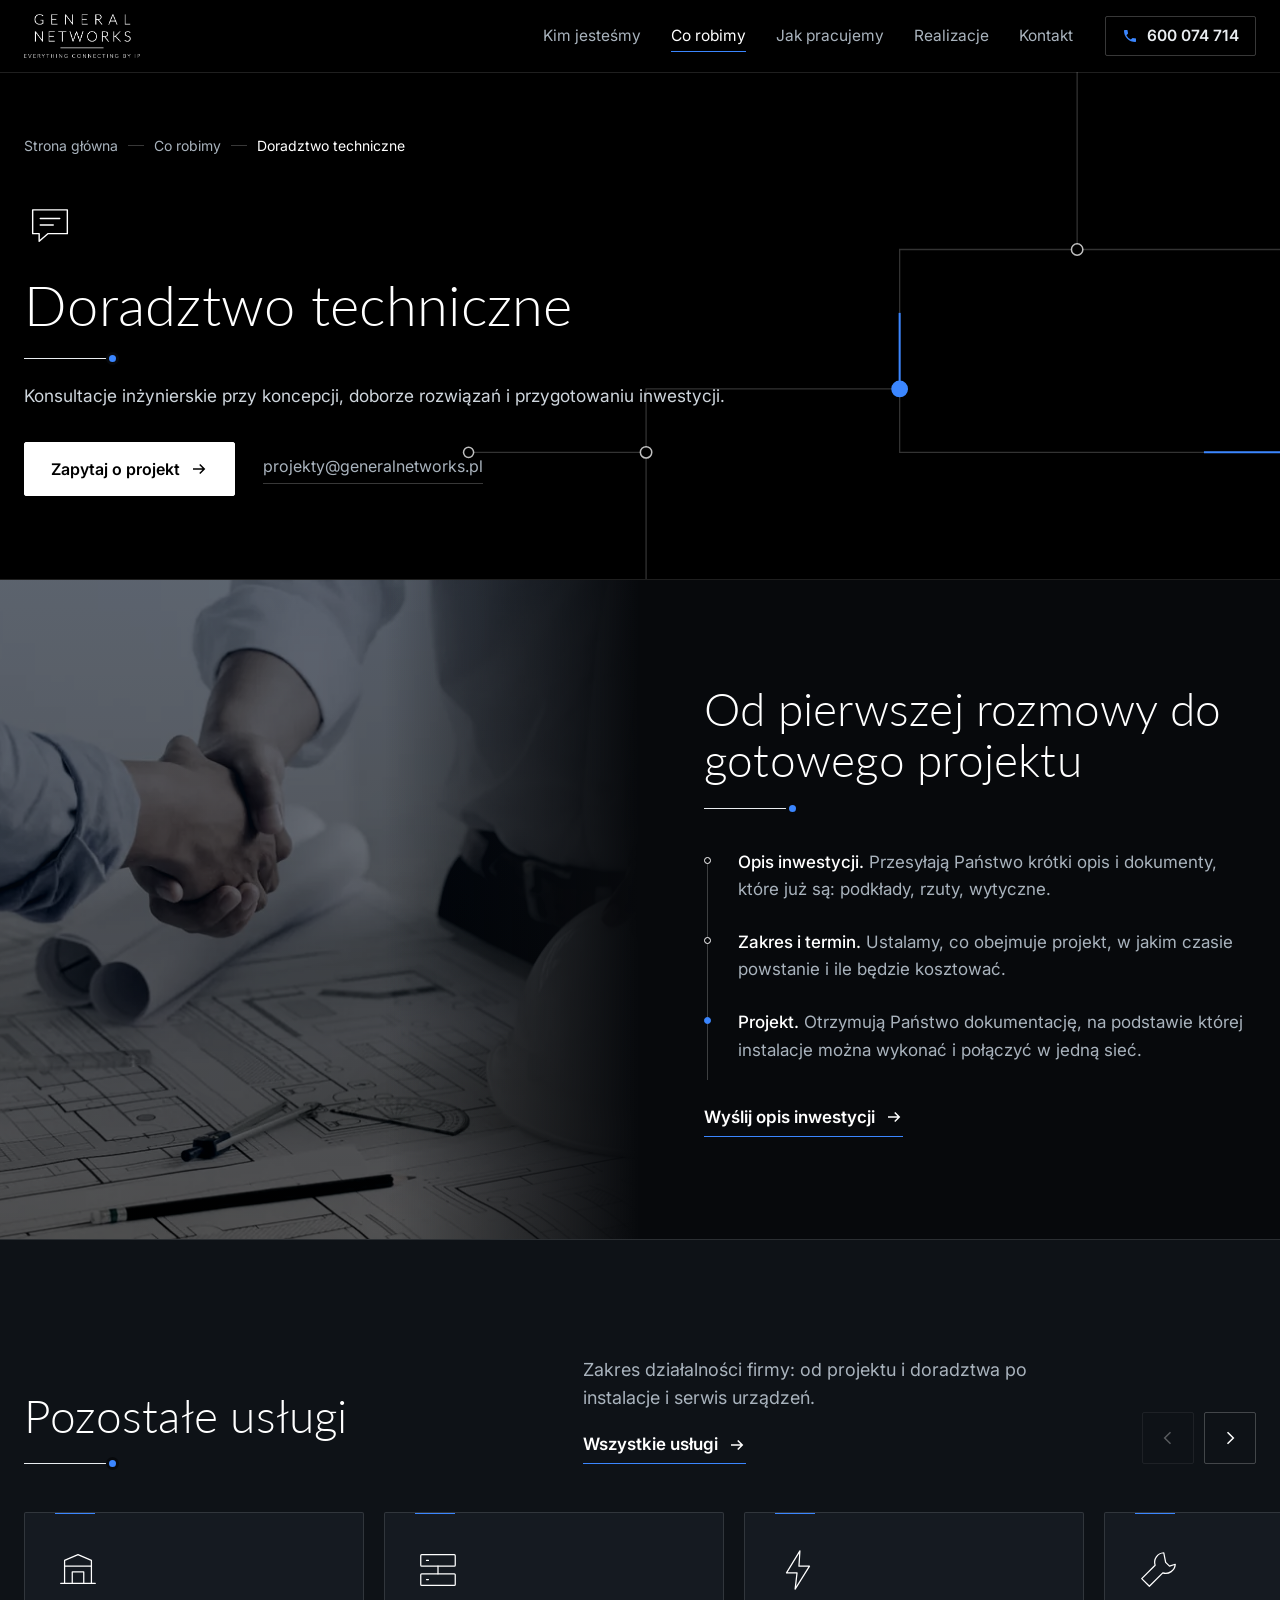
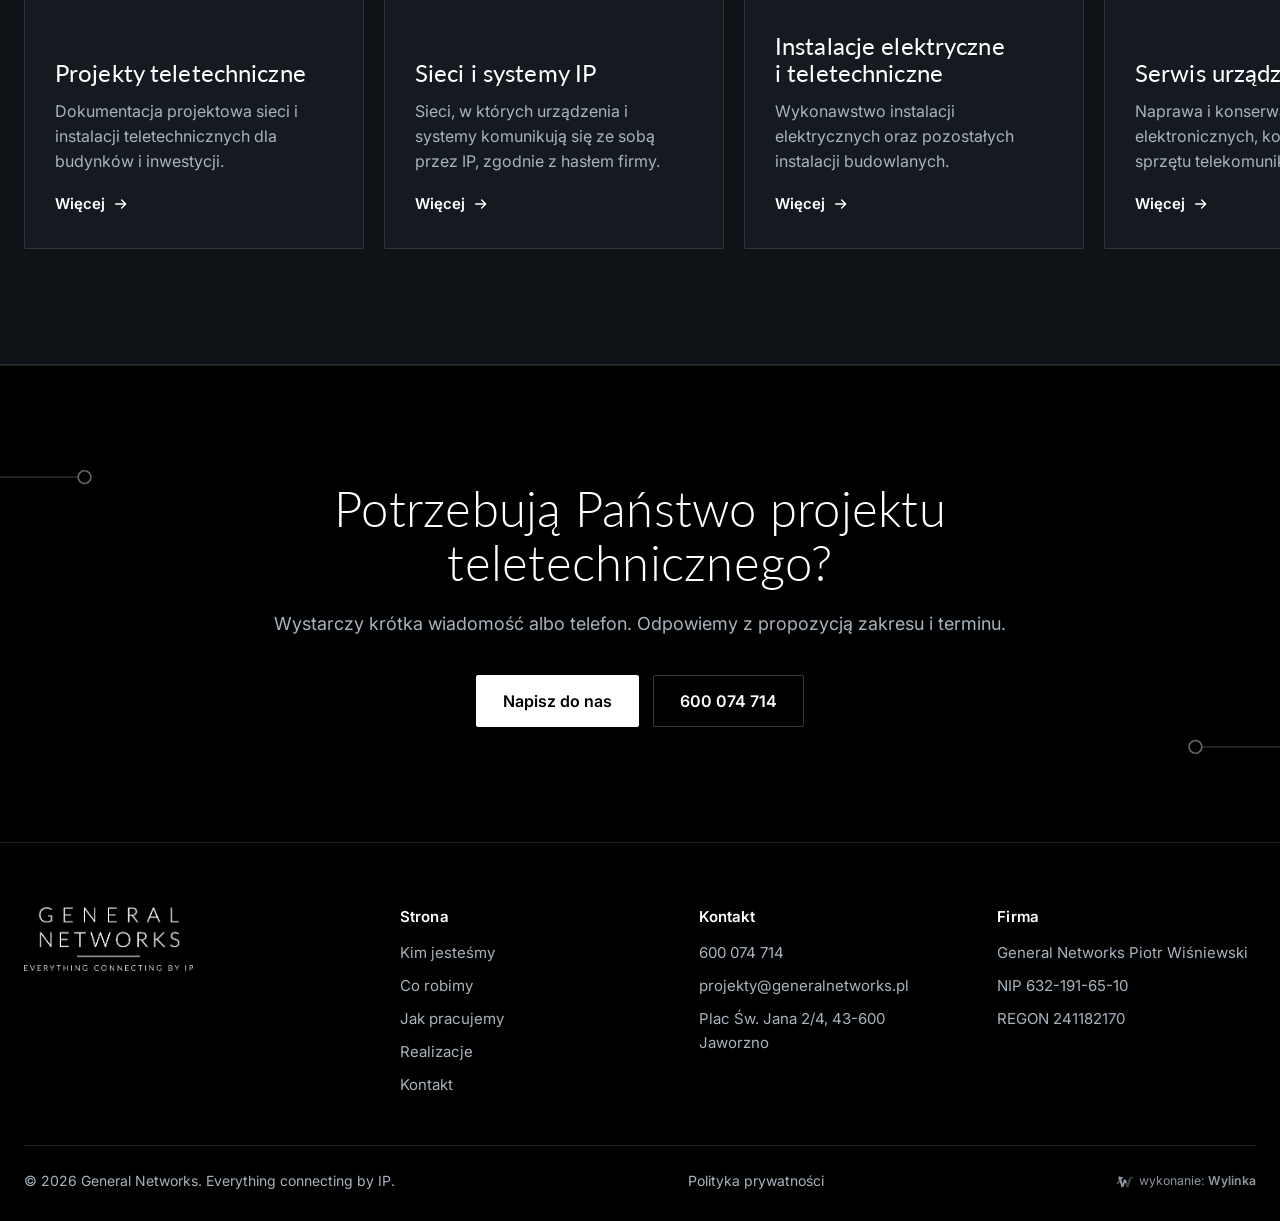
<file: co-robimy/doradztwo-techniczne/index.html>
<!doctype html>
<html lang="pl">
<head>
<meta charset="utf-8">
<meta name="viewport" content="width=device-width,initial-scale=1,viewport-fit=cover">
<meta name="robots" content="noindex,nofollow">
<title>Doradztwo techniczne - General Networks, Jaworzno</title>
<meta name="description" content="Konsultacje inżynierskie przy koncepcji, doborze rozwiązań i przygotowaniu inwestycji. General Networks, Jaworzno.">
<link rel="canonical" href="https://wylinka-podglad.pl/generalnetworks-koncept/co-robimy/doradztwo-techniczne/">
<meta property="og:type" content="website">
<meta property="og:locale" content="pl_PL">
<meta property="og:site_name" content="General Networks">
<meta property="og:title" content="Doradztwo techniczne - General Networks, Jaworzno">
<meta property="og:description" content="Konsultacje inżynierskie przy koncepcji, doborze rozwiązań i przygotowaniu inwestycji. General Networks, Jaworzno.">
<meta property="og:url" content="https://wylinka-podglad.pl/generalnetworks-koncept/co-robimy/doradztwo-techniczne/">
<meta property="og:image" content="https://wylinka-podglad.pl/generalnetworks-koncept/img/inzynierowie-1200.webp">
<meta name="theme-color" content="#000000">
<link rel="icon" href="../../img/favicon.svg" type="image/svg+xml">
<link rel="preconnect" href="https://fonts.googleapis.com">
<link rel="preconnect" href="https://fonts.gstatic.com" crossorigin>
<link href="https://fonts.googleapis.com/css2?family=Inter:wght@400;500;600&family=Lato:wght@300;400;700&display=swap&subset=latin-ext" rel="stylesheet">
<script type="application/ld+json">{"@context": "https://schema.org", "@type": "BreadcrumbList", "itemListElement": [{"@type": "ListItem", "position": 1, "name": "Strona główna", "item": "https://wylinka-podglad.pl/generalnetworks-koncept/"}, {"@type": "ListItem", "position": 2, "name": "Co robimy", "item": "https://wylinka-podglad.pl/generalnetworks-koncept/co-robimy/"}, {"@type": "ListItem", "position": 3, "name": "Doradztwo techniczne", "item": "https://wylinka-podglad.pl/generalnetworks-koncept/co-robimy/doradztwo-techniczne/"}]}</script>
<link rel="stylesheet" href="../../style.css">
</head>
<body>

<header class="top" id="top">
  <div class="wrap top-in">
    <a class="logo" href="../../" aria-label="General Networks, strona główna"><img src="../../img/logo.png" width="393" height="149" alt="General Networks - everything connecting by IP"></a>
    <nav class="nav" id="nav" aria-label="Menu główne">
      <a href="../../kim-jestesmy/">Kim jesteśmy</a>
      <a href="../../co-robimy/" class="akt" aria-current="page">Co robimy</a>
      <a href="../../jak-pracujemy/">Jak pracujemy</a>
      <a href="../../realizacje/">Realizacje</a>
      <a href="../../kontakt/">Kontakt</a>
    </nav>
    <a class="tel-top" href="tel:+48600074714" aria-label="Zadzwoń: 600 074 714">
      <svg viewBox="0 0 24 24" aria-hidden="true"><path d="M6.6 10.8a15.1 15.1 0 0 0 6.6 6.6l2.2-2.2a1 1 0 0 1 1-.25 11.4 11.4 0 0 0 3.6.57 1 1 0 0 1 1 1V20a1 1 0 0 1-1 1A17 17 0 0 1 3 4a1 1 0 0 1 1-1h3.5a1 1 0 0 1 1 1c0 1.25.2 2.45.57 3.57a1 1 0 0 1-.25 1z"/></svg>
      <span>600 074 714</span>
    </a>
    <button class="burger" id="burger" aria-label="Otwórz menu" aria-expanded="false" aria-controls="nav"><span></span><span></span></button>
  </div>
</header>

<main>
<section class="ph" aria-labelledby="h1">
  <svg class="ph-siec" viewBox="0 0 1200 400" preserveAspectRatio="xMaxYMid slice" aria-hidden="true">
    <g class="siec-linie"><path d="M1200 300H900V250H700V300H560"/><path d="M900 250V140H1200"/><path d="M700 300V400"/><path d="M1040 140V0"/></g>
    <g class="siec-sygnal"><path d="M1200 300H900V250H700V300H560"/><path d="M900 250V140H1200"/></g>
    <g class="siec-wezly"><circle cx="900" cy="250" r="6"/><circle cx="700" cy="300" r="4.5"/><circle cx="1040" cy="140" r="4.5"/><circle cx="560" cy="300" r="4"/></g>
  </svg>
  <div class="wrap ph-in">
    <nav class="okruszki" aria-label="Okruszki"><ol><li><a href="../../">Strona główna</a></li><li><a href="../../co-robimy/">Co robimy</a></li><li aria-current="page">Doradztwo techniczne</li></ol></nav>
    <svg class="ph-ikona" viewBox="0 0 48 48" aria-hidden="true"><path d="M8 10h32v22H22l-8 7v-7H8z M15 18h18M15 24h12"/></svg>
    <h1 id="h1">Doradztwo techniczne</h1>
    <span class="magistrala" aria-hidden="true"></span>
    <p class="lead">Konsultacje inżynierskie przy koncepcji, doborze rozwiązań i przygotowaniu inwestycji.</p>
    <div class="hero-cta">
      <a class="btn" href="../../kontakt/" id="cta-hero">Zapytaj o projekt <svg viewBox="0 0 24 24" aria-hidden="true"><path d="M4 12h14M13 6l6 6-6 6"/></svg></a>
      <a class="hero-mail" href="mailto:projekty@generalnetworks.pl">projekty@generalnetworks.pl</a>
    </div>
  </div>
</section>


<section class="sek praca" aria-labelledby="h-praca">
  <div class="praca-foto">
    <img src="../../img/uzgodnienia-1000.webp" srcset="../../img/uzgodnienia-1000.webp 1000w, ../../img/uzgodnienia-1800.webp 1800w" sizes="(max-width:900px) 100vw, 50vw" width="1800" height="1200" alt="Uzgodnienia nad dokumentacją projektową" loading="lazy" decoding="async">
  </div>
  <div class="praca-txt">
    <h2 id="h-praca">Od pierwszej rozmowy do gotowego projektu</h2>
    <span class="magistrala" aria-hidden="true"></span>
    <ol class="kroki">
      <li><strong>Opis inwestycji.</strong> Przesyłają Państwo krótki opis i dokumenty, które już są: podkłady, rzuty, wytyczne.</li>
      <li><strong>Zakres i termin.</strong> Ustalamy, co obejmuje projekt, w jakim czasie powstanie i ile będzie kosztować.</li>
      <li><strong>Projekt.</strong> Otrzymują Państwo dokumentację, na podstawie której instalacje można wykonać i połączyć w jedną sieć.</li>
    </ol>
    <a class="link-str" href="../../kontakt/">Wyślij opis inwestycji <svg viewBox="0 0 24 24" aria-hidden="true"><path d="M4 12h14M13 6l6 6-6 6"/></svg></a>
  </div>
</section>


<section class="sek uslugi" aria-labelledby="h-usl">
  <div class="wrap usl-head">
    <div>
      <h2 id="h-usl">Pozostałe usługi</h2>
      <span class="magistrala" aria-hidden="true"></span>
    </div>
    <div class="usl-opis"><p>Zakres działalności firmy: od projektu i doradztwa po instalacje i serwis urządzeń.</p>
    <a class="link-str" href="../../co-robimy/">Wszystkie usługi <svg viewBox="0 0 24 24" aria-hidden="true"><path d="M4 12h14M13 6l6 6-6 6"/></svg></a>
    </div>
    <div class="strzalki">
      <button class="strz" data-kier="-1" aria-label="Poprzednie usługi"><svg viewBox="0 0 24 24"><path d="M15 5l-7 7 7 7"/></svg></button>
      <button class="strz" data-kier="1" aria-label="Następne usługi"><svg viewBox="0 0 24 24"><path d="M9 5l7 7-7 7"/></svg></button>
    </div>
  </div>
  <div class="tor-wrap">
    <ol class="tor" id="tor" tabindex="0" aria-label="Usługi, przesuń w bok">
      <li class="usl">
        <svg viewBox="0 0 48 48" aria-hidden="true"><path d="M6 38h36M10 38V14l14-6 14 6v24M18 38V26h12v12M10 20h28"/></svg>
        <h3><a href="../../co-robimy/projekty-teletechniczne/">Projekty teletechniczne</a></h3>
        <p>Dokumentacja projektowa sieci i instalacji teletechnicznych dla budynków i inwestycji.</p>
        <span class="usl-dalej" aria-hidden="true">Więcej <svg viewBox="0 0 24 24" aria-hidden="true"><path d="M4 12h14M13 6l6 6-6 6"/></svg></span>
      </li>
      <li class="usl">
        <svg viewBox="0 0 48 48" aria-hidden="true"><rect x="6" y="8" width="36" height="12" rx="1"/><rect x="6" y="28" width="36" height="12" rx="1"/><path d="M12 14h2M12 34h2M24 20v8"/></svg>
        <h3><a href="../../co-robimy/sieci-i-systemy-ip/">Sieci i systemy IP</a></h3>
        <p>Sieci, w których urządzenia i systemy komunikują się ze sobą przez IP, zgodnie z hasłem firmy.</p>
        <span class="usl-dalej" aria-hidden="true">Więcej <svg viewBox="0 0 24 24" aria-hidden="true"><path d="M4 12h14M13 6l6 6-6 6"/></svg></span>
      </li>
      <li class="usl">
        <svg viewBox="0 0 48 48" aria-hidden="true"><path d="M26 4L12 27h11l-2 17 15-24H25z"/></svg>
        <h3><a href="../../co-robimy/instalacje-elektryczne-i-teletechniczne/">Instalacje elektryczne i&nbsp;teletechniczne</a></h3>
        <p>Wykonawstwo instalacji elektrycznych oraz pozostałych instalacji budowlanych.</p>
        <span class="usl-dalej" aria-hidden="true">Więcej <svg viewBox="0 0 24 24" aria-hidden="true"><path d="M4 12h14M13 6l6 6-6 6"/></svg></span>
      </li>
      <li class="usl">
        <svg viewBox="0 0 48 48" aria-hidden="true"><path d="M30 6a10 10 0 0 0-9 13L7 33l8 8 14-14a10 10 0 0 0 13-9l-6 2-4-4z"/></svg>
        <h3><a href="../../co-robimy/serwis-urzadzen/">Serwis urządzeń</a></h3>
        <p>Naprawa i konserwacja urządzeń elektronicznych, komputerów i sprzętu telekomunikacyjnego.</p>
        <span class="usl-dalej" aria-hidden="true">Więcej <svg viewBox="0 0 24 24" aria-hidden="true"><path d="M4 12h14M13 6l6 6-6 6"/></svg></span>
      </li>
      <li class="usl">
        <svg viewBox="0 0 48 48" aria-hidden="true"><rect x="6" y="8" width="36" height="24" rx="1"/><path d="M18 40h12M24 32v8M14 20l5 5 5-5 5 5 5-5"/></svg>
        <h3><a href="../../co-robimy/doradztwo-informatyczne/">Doradztwo informatyczne</a></h3>
        <p>Doradztwo w zakresie informatyki i zarządzania urządzeniami informatycznymi.</p>
        <span class="usl-dalej" aria-hidden="true">Więcej <svg viewBox="0 0 24 24" aria-hidden="true"><path d="M4 12h14M13 6l6 6-6 6"/></svg></span>
      </li>
    </ol>
  </div>
  <div class="wrap licznik" aria-hidden="true"><span id="licz">1</span> / 5</div>
</section>


<section class="cta" aria-labelledby="h-cta">
  <svg class="cta-siec" viewBox="0 0 1200 300" preserveAspectRatio="xMidYMid slice" aria-hidden="true">
    <path d="M0 120H170V70H250M170 120V220H90M110 220V300"/>
    <path d="M1200 180H1030V240H950M1030 180V80H1110M1080 80V0"/>
    <circle cx="170" cy="120" r="5"/><circle cx="250" cy="70" r="4"/><circle cx="1030" cy="180" r="5"/><circle cx="950" cy="240" r="4"/><circle cx="1110" cy="80" r="4"/>
  </svg>
  <div class="wrap cta-in">
    <h2 id="h-cta">Potrzebują Państwo projektu teletechnicznego?</h2>
    <p>Wystarczy krótka wiadomość albo telefon. Odpowiemy z propozycją zakresu i terminu.</p>
    <div class="cta-btns">
      <a class="btn" href="../../kontakt/">Napisz do nas</a>
      <a class="btn btn-linia" href="tel:+48600074714">600 074 714</a>
    </div>
  </div>
</section>

</main>

<footer class="stopka">
  <div class="wrap stopka-grid">
    <div class="st-logo">
      <img src="../../img/logo.png" width="393" height="149" alt="General Networks" loading="lazy">
    </div>
    <nav class="st-kol" aria-label="Menu w stopce">
      <h4>Strona</h4>
      <a href="../../kim-jestesmy/">Kim jesteśmy</a>
      <a href="../../co-robimy/">Co robimy</a>
      <a href="../../jak-pracujemy/">Jak pracujemy</a>
      <a href="../../realizacje/">Realizacje</a>
      <a href="../../kontakt/">Kontakt</a>
    </nav>
    <div class="st-kol st-kon">
      <h4>Kontakt</h4>
      <a href="tel:+48600074714">600 074 714</a>
      <a href="mailto:projekty@generalnetworks.pl">projekty@generalnetworks.pl</a>
      <span>Plac Św. Jana 2/4, 43-600 Jaworzno</span>
    </div>
    <div class="st-kol st-firma">
      <h4>Firma</h4>
      <span>General Networks Piotr Wiśniewski</span>
      <span>NIP 632-191-65-10</span>
      <span>REGON 241182170</span>
    </div>
  </div>
  <div class="wrap st-dol">
    <span>© <span id="rok">2026</span> General Networks. Everything connecting by IP.</span>
    <a class="st-pol" href="../../polityka-prywatnosci/">Polityka prywatności</a>
    <a class="wylinka-badge" href="https://wylinka.pl/?utm_source=generalnetworks.pl&amp;utm_medium=stopka&amp;utm_campaign=wykonanie" rel="noopener" title="Strona wykonana przez Wylinka"><svg viewBox="0 0 64 64" aria-hidden="true" focusable="false" fill="currentColor"><path d="M9.8 22.8l-1.2-7.9 2.2-3.7 15.5 4.6-.5 1.5-7.2 5.5 4.7 15.6 5-15.6 7 0 4.1 12.7-4.2-.9-2.6 1.8-.8-2.2-5.3 15.6-4.3 0 .4 .2-2.1 2.8-1.3-1.1 1.1-1.4-3.1 .2-.1-1.7 2.2-.1-5.7-16.5-4.8 .6-.8 3.1 0 .5-.3 .5 .8 2.2-1.6 .5-.4-1.3-.8 1.6-1.5-.8 .8-1.6-1.4 .6-.6-1.6 2.3-.8 .2-.4 1.3-4.8 5.9-.8-2.4-6.9zM15.2 13.7l-.1-.4-.4 .8-.1 .8 .1 1 .1 .4 .3 .7 .3-.9 .1-.7 0-.8z"/><path class="wy-pod" d="M37.1 49.8l-4.5-13.3 2.6-1.8 4.2 .9 .9 2.8 3-9.7 0-.5 .1-.8 3.2-8.4 .5-1 .6-1 .9-1.1 1.3-1 1.1-.7 1.4-.5 1.4-.3 .7 0 .9 0 1.2 .3 1.4 .6 .8 .5 .7 .7 .6 .7 .5 .9 .3 .9 .1 .9 0 .8-.2 .9-.5 .9-.5 .6-.7 .5-.7 .3-.1-.1 0-.1 .5-.5 .3-.7 .2-.5 0-.6-.1-.6-.3-.7-.4-.5-.4-.4-.5-.3-.6-.3-.7 0-.7 .1-.6 .1-.5 .4-.5 .5-.3 .5-.2 .7-.1 1.5-1.4 5.1-.8 3.3-.3 .7-.5 .7-6 17.5 1.9 .1-.1 1.7-3.1-.2 1.1 1.4-1.3 1.1-2.1-2.8 .4-.2z"/><path class="wy-old" d="M40.8 50l.4-.2-4.1 0-4.2-12.5 2.5-1.7 4.3 .9 .6 1.9 .6-1.6 0-.3 2.4-7.8 0-.5 .1-.8 3.2-8.4 .4-.8 .6-.9 .9-1.2 .9-.9 1.3-.8 1.4-.6 1.2-.3 1.4-.1 1.3 .1 .6 .2 .8 .3 1.1 .6 .9 .7 .7 .9 .5 .9 .3 .9 .1 1.1-.1 .9-.3 .9-.4 .7-.6 .7-.6 .4-.6 .2-.1-.1 0-.1 .5-.5 .3-.7 .2-.5 0-.5-.1-.6-.2-.6-.3-.5-.4-.5-.5-.3-.6-.3-.7-.1-.6 0-.6 .1-.6 .3-.6 .5-.3 .4-.2 .5-.1 .5-.1 1.5-1.4 5.1-.8 3.3-.3 .7-.5 .7-6 17.5 1.9 .1-.1 1.7-3.1-.2 1.1 1.4-1.3 1.1zM49.6 17.1l.6 1.7-1.5 1.9 .4 .4 1.8-2.1-.7-2.1zM48.1 28.3l.5 1.8-1.7 1.8 .4 .4 1.9-2-.6-2.2zM37.9 41.7l1.7-1.5-.4-.4-1.7 1.4zM42.6 38.7l-1.5 2.8 1.1 2-1.3 2.6 .5 .2 1.5-2.8-1.1-2 1.4-2.5z"/></svg><span>wykonanie: <b>Wylinka</b></span></a>
  </div>
</footer>

<div class="mob" id="mob" aria-hidden="true">
  <a href="tel:+48600074714" tabindex="-1">Zadzwoń</a>
  <a href="../../kontakt/" class="mob-cta" tabindex="-1">Zapytaj o projekt</a>
</div>

<script src="../../app.js" defer></script>
</body>
</html>
</file>
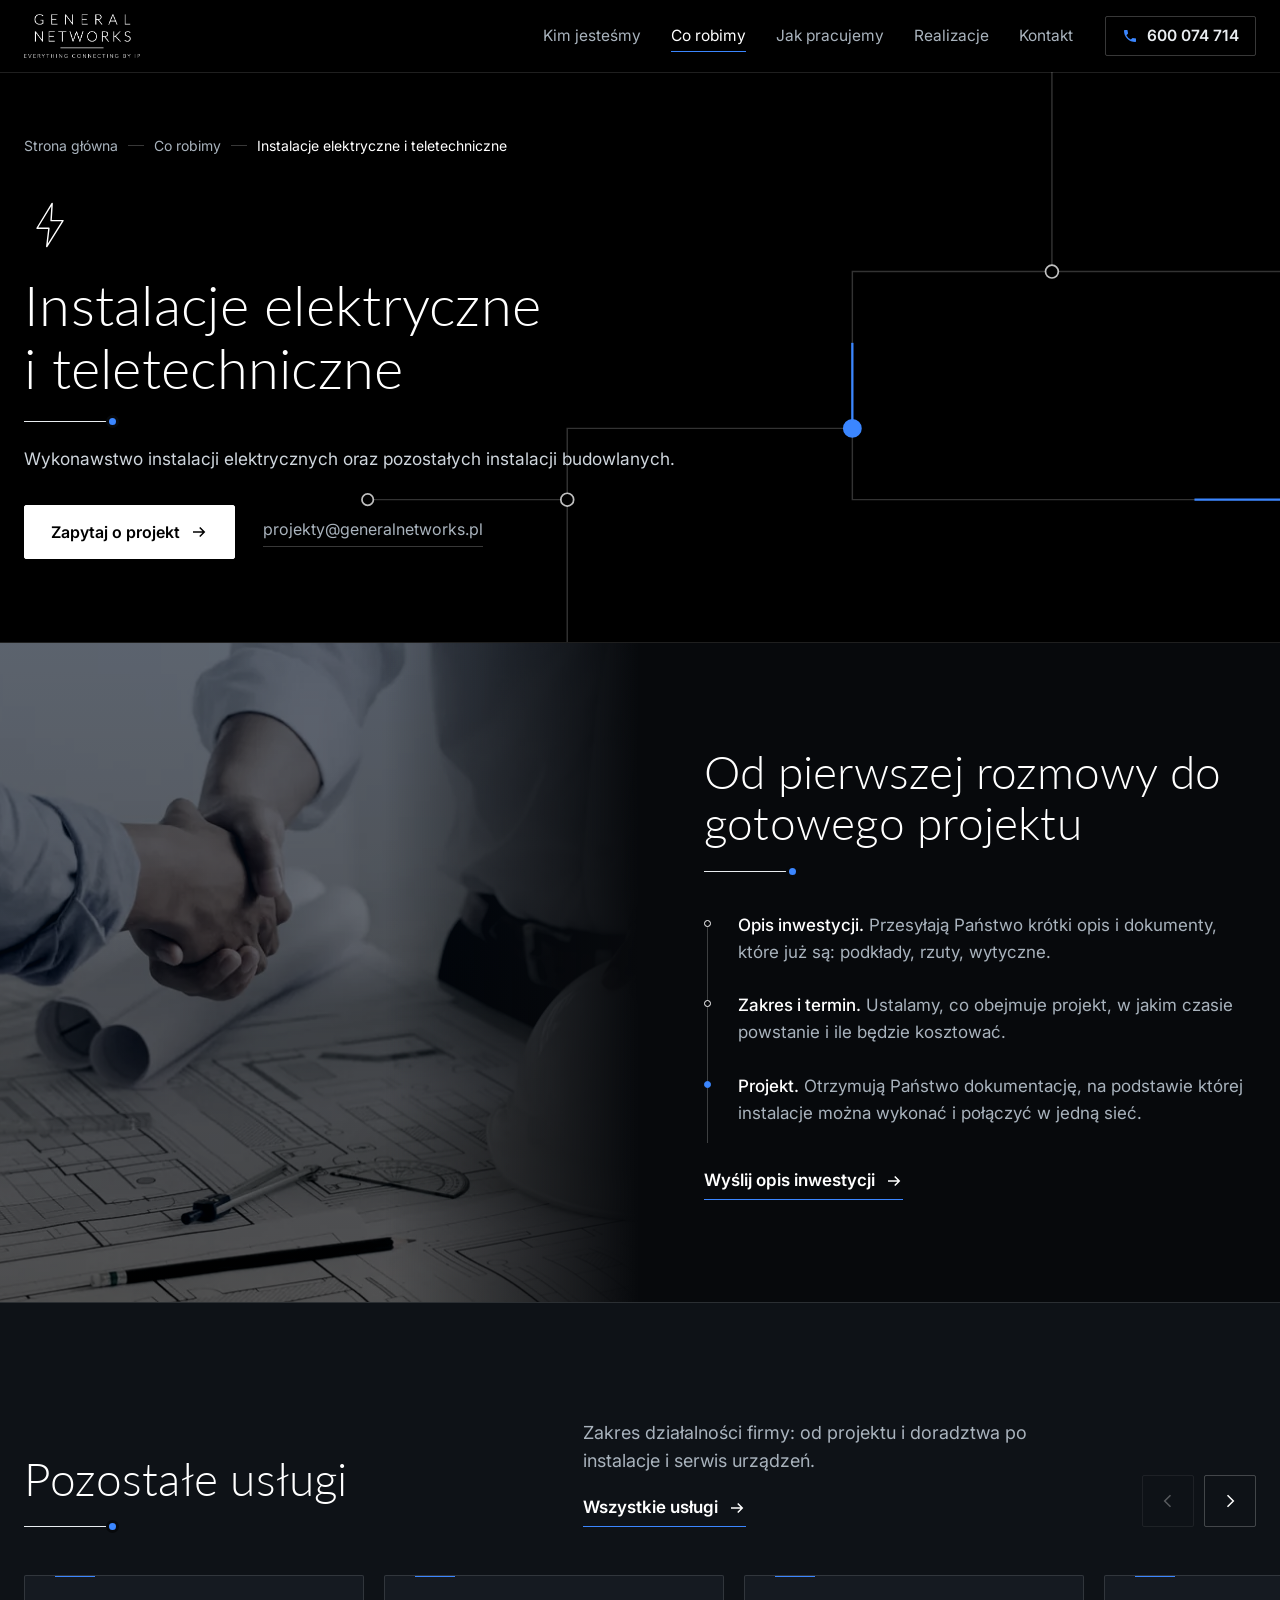
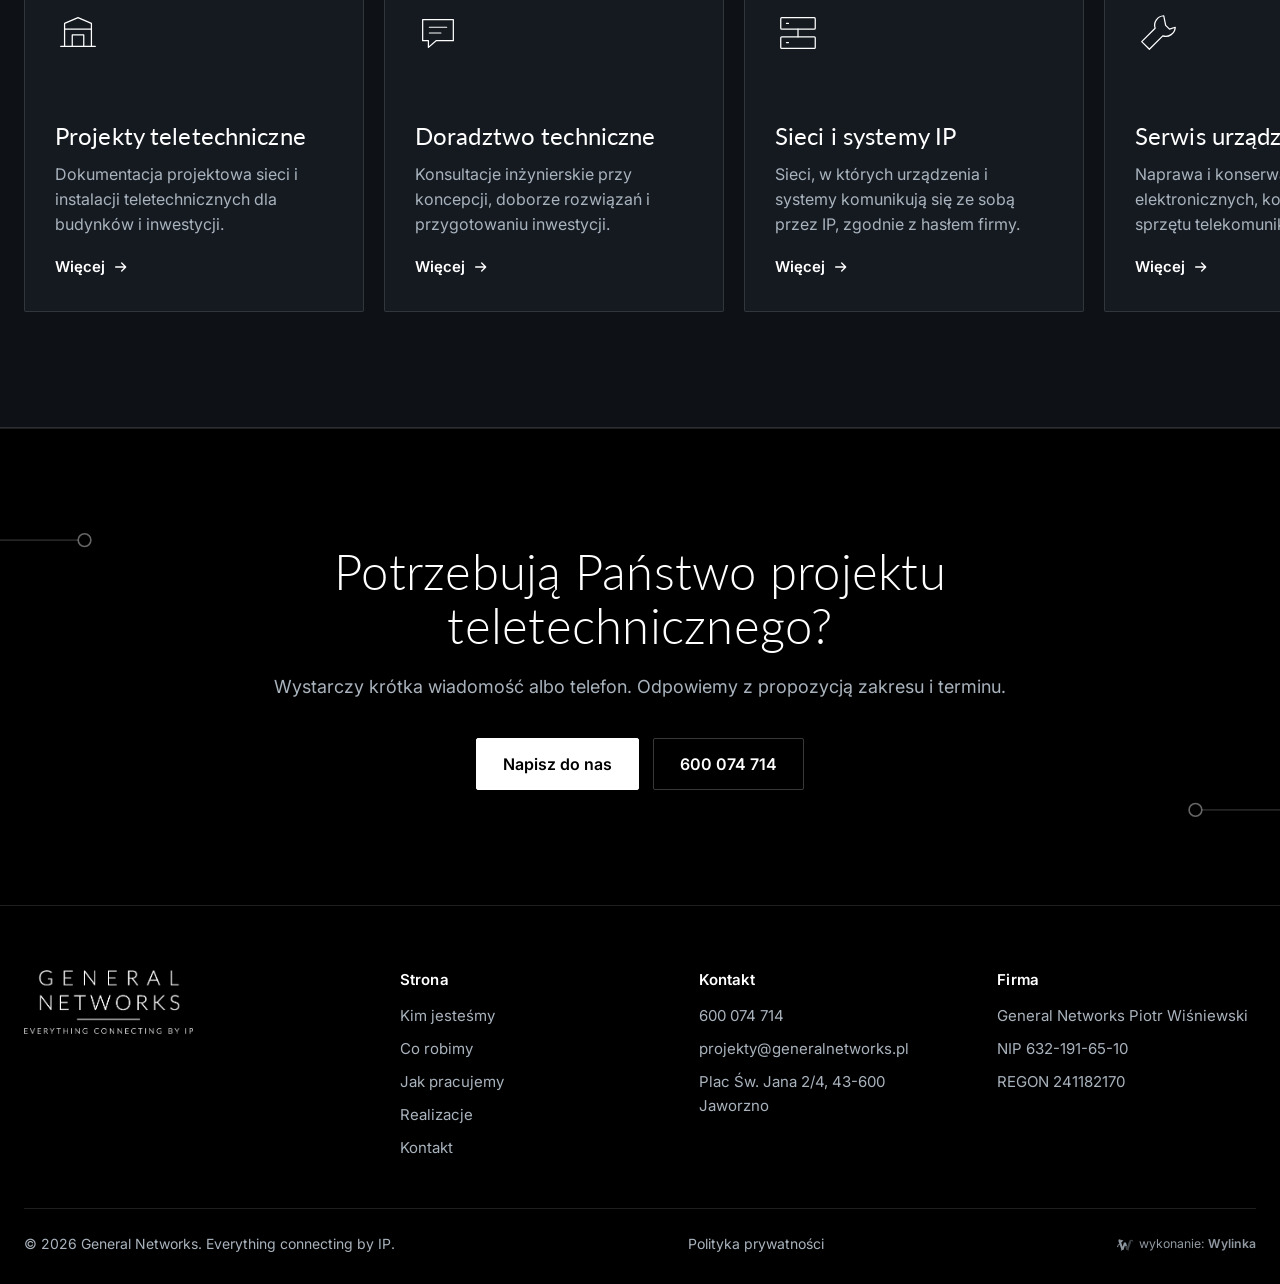
<file: co-robimy/instalacje-elektryczne-i-teletechniczne/index.html>
<!doctype html>
<html lang="pl">
<head>
<meta charset="utf-8">
<meta name="viewport" content="width=device-width,initial-scale=1,viewport-fit=cover">
<meta name="robots" content="noindex,nofollow">
<title>Instalacje elektryczne i teletechniczne - General Networks</title>
<meta name="description" content="Wykonawstwo instalacji elektrycznych oraz pozostałych instalacji budowlanych. General Networks, Jaworzno.">
<link rel="canonical" href="https://wylinka-podglad.pl/generalnetworks-koncept/co-robimy/instalacje-elektryczne-i-teletechniczne/">
<meta property="og:type" content="website">
<meta property="og:locale" content="pl_PL">
<meta property="og:site_name" content="General Networks">
<meta property="og:title" content="Instalacje elektryczne i teletechniczne - General Networks">
<meta property="og:description" content="Wykonawstwo instalacji elektrycznych oraz pozostałych instalacji budowlanych. General Networks, Jaworzno.">
<meta property="og:url" content="https://wylinka-podglad.pl/generalnetworks-koncept/co-robimy/instalacje-elektryczne-i-teletechniczne/">
<meta property="og:image" content="https://wylinka-podglad.pl/generalnetworks-koncept/img/inzynierowie-1200.webp">
<meta name="theme-color" content="#000000">
<link rel="icon" href="../../img/favicon.svg" type="image/svg+xml">
<link rel="preconnect" href="https://fonts.googleapis.com">
<link rel="preconnect" href="https://fonts.gstatic.com" crossorigin>
<link href="https://fonts.googleapis.com/css2?family=Inter:wght@400;500;600&family=Lato:wght@300;400;700&display=swap&subset=latin-ext" rel="stylesheet">
<script type="application/ld+json">{"@context": "https://schema.org", "@type": "BreadcrumbList", "itemListElement": [{"@type": "ListItem", "position": 1, "name": "Strona główna", "item": "https://wylinka-podglad.pl/generalnetworks-koncept/"}, {"@type": "ListItem", "position": 2, "name": "Co robimy", "item": "https://wylinka-podglad.pl/generalnetworks-koncept/co-robimy/"}, {"@type": "ListItem", "position": 3, "name": "Instalacje elektryczne i teletechniczne", "item": "https://wylinka-podglad.pl/generalnetworks-koncept/co-robimy/instalacje-elektryczne-i-teletechniczne/"}]}</script>
<link rel="stylesheet" href="../../style.css">
</head>
<body>

<header class="top" id="top">
  <div class="wrap top-in">
    <a class="logo" href="../../" aria-label="General Networks, strona główna"><img src="../../img/logo.png" width="393" height="149" alt="General Networks - everything connecting by IP"></a>
    <nav class="nav" id="nav" aria-label="Menu główne">
      <a href="../../kim-jestesmy/">Kim jesteśmy</a>
      <a href="../../co-robimy/" class="akt" aria-current="page">Co robimy</a>
      <a href="../../jak-pracujemy/">Jak pracujemy</a>
      <a href="../../realizacje/">Realizacje</a>
      <a href="../../kontakt/">Kontakt</a>
    </nav>
    <a class="tel-top" href="tel:+48600074714" aria-label="Zadzwoń: 600 074 714">
      <svg viewBox="0 0 24 24" aria-hidden="true"><path d="M6.6 10.8a15.1 15.1 0 0 0 6.6 6.6l2.2-2.2a1 1 0 0 1 1-.25 11.4 11.4 0 0 0 3.6.57 1 1 0 0 1 1 1V20a1 1 0 0 1-1 1A17 17 0 0 1 3 4a1 1 0 0 1 1-1h3.5a1 1 0 0 1 1 1c0 1.25.2 2.45.57 3.57a1 1 0 0 1-.25 1z"/></svg>
      <span>600 074 714</span>
    </a>
    <button class="burger" id="burger" aria-label="Otwórz menu" aria-expanded="false" aria-controls="nav"><span></span><span></span></button>
  </div>
</header>

<main>
<section class="ph" aria-labelledby="h1">
  <svg class="ph-siec" viewBox="0 0 1200 400" preserveAspectRatio="xMaxYMid slice" aria-hidden="true">
    <g class="siec-linie"><path d="M1200 300H900V250H700V300H560"/><path d="M900 250V140H1200"/><path d="M700 300V400"/><path d="M1040 140V0"/></g>
    <g class="siec-sygnal"><path d="M1200 300H900V250H700V300H560"/><path d="M900 250V140H1200"/></g>
    <g class="siec-wezly"><circle cx="900" cy="250" r="6"/><circle cx="700" cy="300" r="4.5"/><circle cx="1040" cy="140" r="4.5"/><circle cx="560" cy="300" r="4"/></g>
  </svg>
  <div class="wrap ph-in">
    <nav class="okruszki" aria-label="Okruszki"><ol><li><a href="../../">Strona główna</a></li><li><a href="../../co-robimy/">Co robimy</a></li><li aria-current="page">Instalacje elektryczne i&nbsp;teletechniczne</li></ol></nav>
    <svg class="ph-ikona" viewBox="0 0 48 48" aria-hidden="true"><path d="M26 4L12 27h11l-2 17 15-24H25z"/></svg>
    <h1 id="h1">Instalacje elektryczne i&nbsp;teletechniczne</h1>
    <span class="magistrala" aria-hidden="true"></span>
    <p class="lead">Wykonawstwo instalacji elektrycznych oraz pozostałych instalacji budowlanych.</p>
    <div class="hero-cta">
      <a class="btn" href="../../kontakt/" id="cta-hero">Zapytaj o projekt <svg viewBox="0 0 24 24" aria-hidden="true"><path d="M4 12h14M13 6l6 6-6 6"/></svg></a>
      <a class="hero-mail" href="mailto:projekty@generalnetworks.pl">projekty@generalnetworks.pl</a>
    </div>
  </div>
</section>


<section class="sek praca" aria-labelledby="h-praca">
  <div class="praca-foto">
    <img src="../../img/uzgodnienia-1000.webp" srcset="../../img/uzgodnienia-1000.webp 1000w, ../../img/uzgodnienia-1800.webp 1800w" sizes="(max-width:900px) 100vw, 50vw" width="1800" height="1200" alt="Uzgodnienia nad dokumentacją projektową" loading="lazy" decoding="async">
  </div>
  <div class="praca-txt">
    <h2 id="h-praca">Od pierwszej rozmowy do gotowego projektu</h2>
    <span class="magistrala" aria-hidden="true"></span>
    <ol class="kroki">
      <li><strong>Opis inwestycji.</strong> Przesyłają Państwo krótki opis i dokumenty, które już są: podkłady, rzuty, wytyczne.</li>
      <li><strong>Zakres i termin.</strong> Ustalamy, co obejmuje projekt, w jakim czasie powstanie i ile będzie kosztować.</li>
      <li><strong>Projekt.</strong> Otrzymują Państwo dokumentację, na podstawie której instalacje można wykonać i połączyć w jedną sieć.</li>
    </ol>
    <a class="link-str" href="../../kontakt/">Wyślij opis inwestycji <svg viewBox="0 0 24 24" aria-hidden="true"><path d="M4 12h14M13 6l6 6-6 6"/></svg></a>
  </div>
</section>


<section class="sek uslugi" aria-labelledby="h-usl">
  <div class="wrap usl-head">
    <div>
      <h2 id="h-usl">Pozostałe usługi</h2>
      <span class="magistrala" aria-hidden="true"></span>
    </div>
    <div class="usl-opis"><p>Zakres działalności firmy: od projektu i doradztwa po instalacje i serwis urządzeń.</p>
    <a class="link-str" href="../../co-robimy/">Wszystkie usługi <svg viewBox="0 0 24 24" aria-hidden="true"><path d="M4 12h14M13 6l6 6-6 6"/></svg></a>
    </div>
    <div class="strzalki">
      <button class="strz" data-kier="-1" aria-label="Poprzednie usługi"><svg viewBox="0 0 24 24"><path d="M15 5l-7 7 7 7"/></svg></button>
      <button class="strz" data-kier="1" aria-label="Następne usługi"><svg viewBox="0 0 24 24"><path d="M9 5l7 7-7 7"/></svg></button>
    </div>
  </div>
  <div class="tor-wrap">
    <ol class="tor" id="tor" tabindex="0" aria-label="Usługi, przesuń w bok">
      <li class="usl">
        <svg viewBox="0 0 48 48" aria-hidden="true"><path d="M6 38h36M10 38V14l14-6 14 6v24M18 38V26h12v12M10 20h28"/></svg>
        <h3><a href="../../co-robimy/projekty-teletechniczne/">Projekty teletechniczne</a></h3>
        <p>Dokumentacja projektowa sieci i instalacji teletechnicznych dla budynków i inwestycji.</p>
        <span class="usl-dalej" aria-hidden="true">Więcej <svg viewBox="0 0 24 24" aria-hidden="true"><path d="M4 12h14M13 6l6 6-6 6"/></svg></span>
      </li>
      <li class="usl">
        <svg viewBox="0 0 48 48" aria-hidden="true"><path d="M8 10h32v22H22l-8 7v-7H8z M15 18h18M15 24h12"/></svg>
        <h3><a href="../../co-robimy/doradztwo-techniczne/">Doradztwo techniczne</a></h3>
        <p>Konsultacje inżynierskie przy koncepcji, doborze rozwiązań i przygotowaniu inwestycji.</p>
        <span class="usl-dalej" aria-hidden="true">Więcej <svg viewBox="0 0 24 24" aria-hidden="true"><path d="M4 12h14M13 6l6 6-6 6"/></svg></span>
      </li>
      <li class="usl">
        <svg viewBox="0 0 48 48" aria-hidden="true"><rect x="6" y="8" width="36" height="12" rx="1"/><rect x="6" y="28" width="36" height="12" rx="1"/><path d="M12 14h2M12 34h2M24 20v8"/></svg>
        <h3><a href="../../co-robimy/sieci-i-systemy-ip/">Sieci i systemy IP</a></h3>
        <p>Sieci, w których urządzenia i systemy komunikują się ze sobą przez IP, zgodnie z hasłem firmy.</p>
        <span class="usl-dalej" aria-hidden="true">Więcej <svg viewBox="0 0 24 24" aria-hidden="true"><path d="M4 12h14M13 6l6 6-6 6"/></svg></span>
      </li>
      <li class="usl">
        <svg viewBox="0 0 48 48" aria-hidden="true"><path d="M30 6a10 10 0 0 0-9 13L7 33l8 8 14-14a10 10 0 0 0 13-9l-6 2-4-4z"/></svg>
        <h3><a href="../../co-robimy/serwis-urzadzen/">Serwis urządzeń</a></h3>
        <p>Naprawa i konserwacja urządzeń elektronicznych, komputerów i sprzętu telekomunikacyjnego.</p>
        <span class="usl-dalej" aria-hidden="true">Więcej <svg viewBox="0 0 24 24" aria-hidden="true"><path d="M4 12h14M13 6l6 6-6 6"/></svg></span>
      </li>
      <li class="usl">
        <svg viewBox="0 0 48 48" aria-hidden="true"><rect x="6" y="8" width="36" height="24" rx="1"/><path d="M18 40h12M24 32v8M14 20l5 5 5-5 5 5 5-5"/></svg>
        <h3><a href="../../co-robimy/doradztwo-informatyczne/">Doradztwo informatyczne</a></h3>
        <p>Doradztwo w zakresie informatyki i zarządzania urządzeniami informatycznymi.</p>
        <span class="usl-dalej" aria-hidden="true">Więcej <svg viewBox="0 0 24 24" aria-hidden="true"><path d="M4 12h14M13 6l6 6-6 6"/></svg></span>
      </li>
    </ol>
  </div>
  <div class="wrap licznik" aria-hidden="true"><span id="licz">1</span> / 5</div>
</section>


<section class="cta" aria-labelledby="h-cta">
  <svg class="cta-siec" viewBox="0 0 1200 300" preserveAspectRatio="xMidYMid slice" aria-hidden="true">
    <path d="M0 120H170V70H250M170 120V220H90M110 220V300"/>
    <path d="M1200 180H1030V240H950M1030 180V80H1110M1080 80V0"/>
    <circle cx="170" cy="120" r="5"/><circle cx="250" cy="70" r="4"/><circle cx="1030" cy="180" r="5"/><circle cx="950" cy="240" r="4"/><circle cx="1110" cy="80" r="4"/>
  </svg>
  <div class="wrap cta-in">
    <h2 id="h-cta">Potrzebują Państwo projektu teletechnicznego?</h2>
    <p>Wystarczy krótka wiadomość albo telefon. Odpowiemy z propozycją zakresu i terminu.</p>
    <div class="cta-btns">
      <a class="btn" href="../../kontakt/">Napisz do nas</a>
      <a class="btn btn-linia" href="tel:+48600074714">600 074 714</a>
    </div>
  </div>
</section>

</main>

<footer class="stopka">
  <div class="wrap stopka-grid">
    <div class="st-logo">
      <img src="../../img/logo.png" width="393" height="149" alt="General Networks" loading="lazy">
    </div>
    <nav class="st-kol" aria-label="Menu w stopce">
      <h4>Strona</h4>
      <a href="../../kim-jestesmy/">Kim jesteśmy</a>
      <a href="../../co-robimy/">Co robimy</a>
      <a href="../../jak-pracujemy/">Jak pracujemy</a>
      <a href="../../realizacje/">Realizacje</a>
      <a href="../../kontakt/">Kontakt</a>
    </nav>
    <div class="st-kol st-kon">
      <h4>Kontakt</h4>
      <a href="tel:+48600074714">600 074 714</a>
      <a href="mailto:projekty@generalnetworks.pl">projekty@generalnetworks.pl</a>
      <span>Plac Św. Jana 2/4, 43-600 Jaworzno</span>
    </div>
    <div class="st-kol st-firma">
      <h4>Firma</h4>
      <span>General Networks Piotr Wiśniewski</span>
      <span>NIP 632-191-65-10</span>
      <span>REGON 241182170</span>
    </div>
  </div>
  <div class="wrap st-dol">
    <span>© <span id="rok">2026</span> General Networks. Everything connecting by IP.</span>
    <a class="st-pol" href="../../polityka-prywatnosci/">Polityka prywatności</a>
    <a class="wylinka-badge" href="https://wylinka.pl/?utm_source=generalnetworks.pl&amp;utm_medium=stopka&amp;utm_campaign=wykonanie" rel="noopener" title="Strona wykonana przez Wylinka"><svg viewBox="0 0 64 64" aria-hidden="true" focusable="false" fill="currentColor"><path d="M9.8 22.8l-1.2-7.9 2.2-3.7 15.5 4.6-.5 1.5-7.2 5.5 4.7 15.6 5-15.6 7 0 4.1 12.7-4.2-.9-2.6 1.8-.8-2.2-5.3 15.6-4.3 0 .4 .2-2.1 2.8-1.3-1.1 1.1-1.4-3.1 .2-.1-1.7 2.2-.1-5.7-16.5-4.8 .6-.8 3.1 0 .5-.3 .5 .8 2.2-1.6 .5-.4-1.3-.8 1.6-1.5-.8 .8-1.6-1.4 .6-.6-1.6 2.3-.8 .2-.4 1.3-4.8 5.9-.8-2.4-6.9zM15.2 13.7l-.1-.4-.4 .8-.1 .8 .1 1 .1 .4 .3 .7 .3-.9 .1-.7 0-.8z"/><path class="wy-pod" d="M37.1 49.8l-4.5-13.3 2.6-1.8 4.2 .9 .9 2.8 3-9.7 0-.5 .1-.8 3.2-8.4 .5-1 .6-1 .9-1.1 1.3-1 1.1-.7 1.4-.5 1.4-.3 .7 0 .9 0 1.2 .3 1.4 .6 .8 .5 .7 .7 .6 .7 .5 .9 .3 .9 .1 .9 0 .8-.2 .9-.5 .9-.5 .6-.7 .5-.7 .3-.1-.1 0-.1 .5-.5 .3-.7 .2-.5 0-.6-.1-.6-.3-.7-.4-.5-.4-.4-.5-.3-.6-.3-.7 0-.7 .1-.6 .1-.5 .4-.5 .5-.3 .5-.2 .7-.1 1.5-1.4 5.1-.8 3.3-.3 .7-.5 .7-6 17.5 1.9 .1-.1 1.7-3.1-.2 1.1 1.4-1.3 1.1-2.1-2.8 .4-.2z"/><path class="wy-old" d="M40.8 50l.4-.2-4.1 0-4.2-12.5 2.5-1.7 4.3 .9 .6 1.9 .6-1.6 0-.3 2.4-7.8 0-.5 .1-.8 3.2-8.4 .4-.8 .6-.9 .9-1.2 .9-.9 1.3-.8 1.4-.6 1.2-.3 1.4-.1 1.3 .1 .6 .2 .8 .3 1.1 .6 .9 .7 .7 .9 .5 .9 .3 .9 .1 1.1-.1 .9-.3 .9-.4 .7-.6 .7-.6 .4-.6 .2-.1-.1 0-.1 .5-.5 .3-.7 .2-.5 0-.5-.1-.6-.2-.6-.3-.5-.4-.5-.5-.3-.6-.3-.7-.1-.6 0-.6 .1-.6 .3-.6 .5-.3 .4-.2 .5-.1 .5-.1 1.5-1.4 5.1-.8 3.3-.3 .7-.5 .7-6 17.5 1.9 .1-.1 1.7-3.1-.2 1.1 1.4-1.3 1.1zM49.6 17.1l.6 1.7-1.5 1.9 .4 .4 1.8-2.1-.7-2.1zM48.1 28.3l.5 1.8-1.7 1.8 .4 .4 1.9-2-.6-2.2zM37.9 41.7l1.7-1.5-.4-.4-1.7 1.4zM42.6 38.7l-1.5 2.8 1.1 2-1.3 2.6 .5 .2 1.5-2.8-1.1-2 1.4-2.5z"/></svg><span>wykonanie: <b>Wylinka</b></span></a>
  </div>
</footer>

<div class="mob" id="mob" aria-hidden="true">
  <a href="tel:+48600074714" tabindex="-1">Zadzwoń</a>
  <a href="../../kontakt/" class="mob-cta" tabindex="-1">Zapytaj o projekt</a>
</div>

<script src="../../app.js" defer></script>
</body>
</html>
</file>
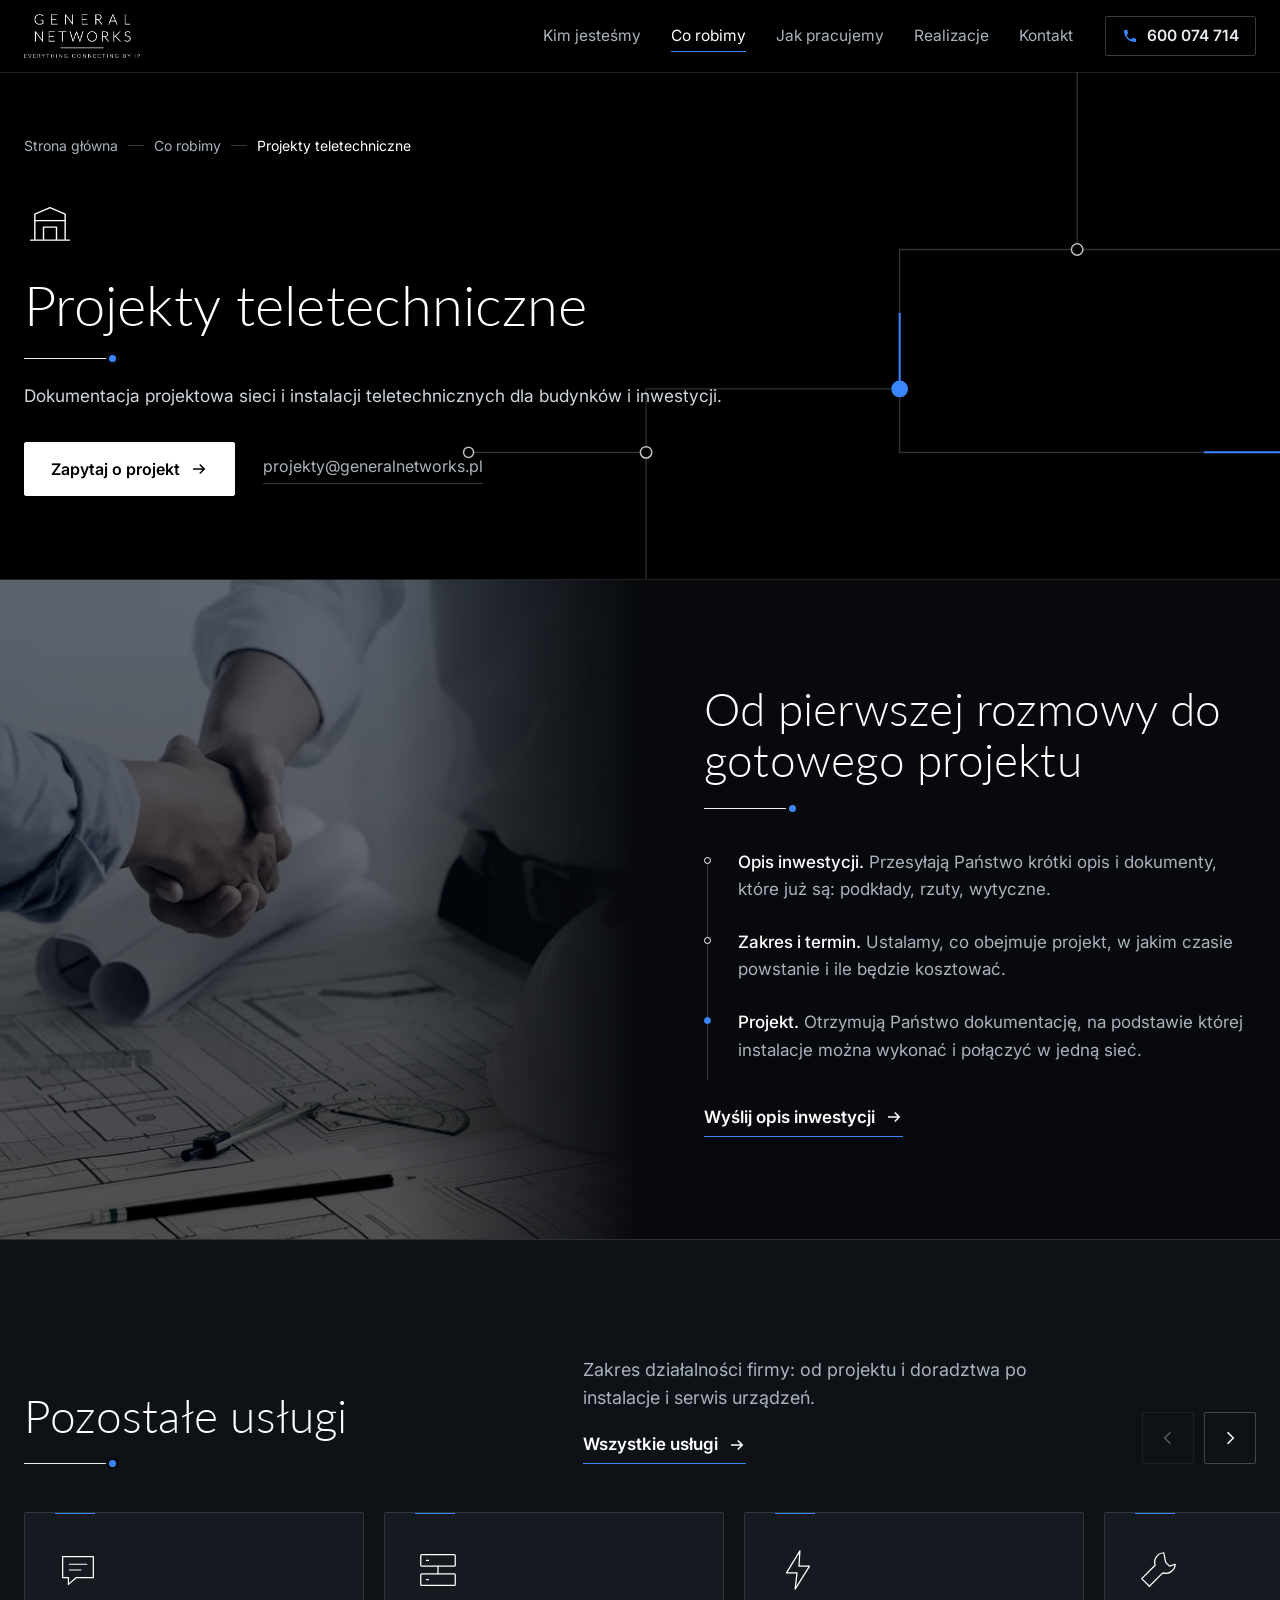
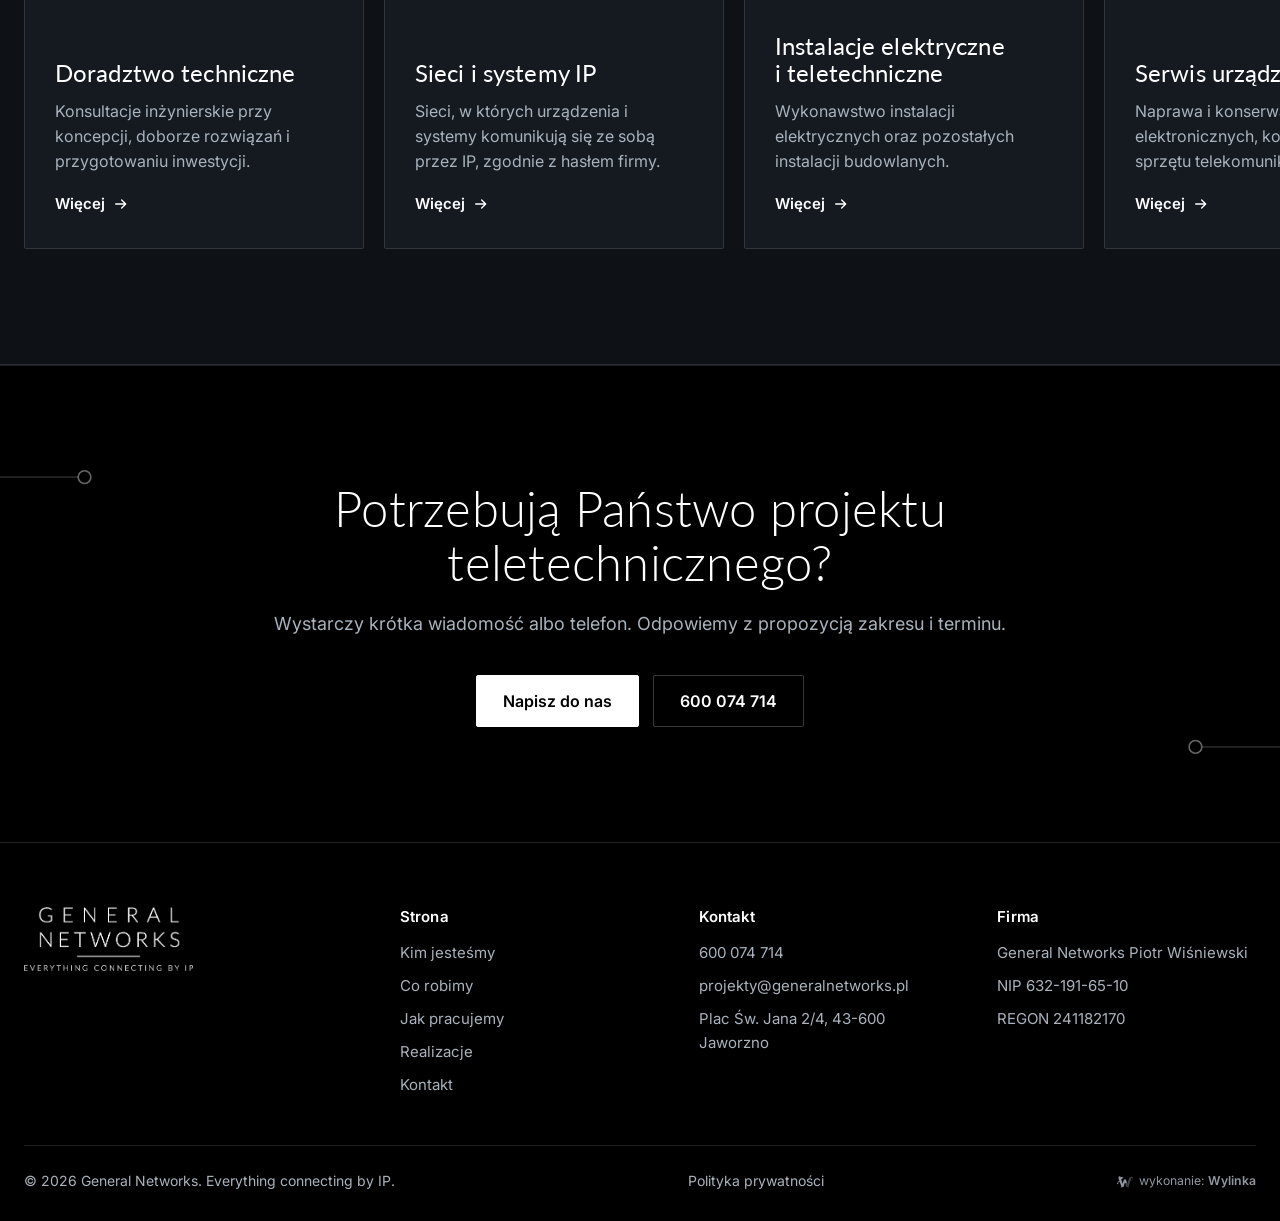
<file: co-robimy/projekty-teletechniczne/index.html>
<!doctype html>
<html lang="pl">
<head>
<meta charset="utf-8">
<meta name="viewport" content="width=device-width,initial-scale=1,viewport-fit=cover">
<meta name="robots" content="noindex,nofollow">
<title>Projekty teletechniczne - General Networks, Jaworzno</title>
<meta name="description" content="Dokumentacja projektowa sieci i instalacji teletechnicznych dla budynków i inwestycji. General Networks, Jaworzno.">
<link rel="canonical" href="https://wylinka-podglad.pl/generalnetworks-koncept/co-robimy/projekty-teletechniczne/">
<meta property="og:type" content="website">
<meta property="og:locale" content="pl_PL">
<meta property="og:site_name" content="General Networks">
<meta property="og:title" content="Projekty teletechniczne - General Networks, Jaworzno">
<meta property="og:description" content="Dokumentacja projektowa sieci i instalacji teletechnicznych dla budynków i inwestycji. General Networks, Jaworzno.">
<meta property="og:url" content="https://wylinka-podglad.pl/generalnetworks-koncept/co-robimy/projekty-teletechniczne/">
<meta property="og:image" content="https://wylinka-podglad.pl/generalnetworks-koncept/img/inzynierowie-1200.webp">
<meta name="theme-color" content="#000000">
<link rel="icon" href="../../img/favicon.svg" type="image/svg+xml">
<link rel="preconnect" href="https://fonts.googleapis.com">
<link rel="preconnect" href="https://fonts.gstatic.com" crossorigin>
<link href="https://fonts.googleapis.com/css2?family=Inter:wght@400;500;600&family=Lato:wght@300;400;700&display=swap&subset=latin-ext" rel="stylesheet">
<script type="application/ld+json">{"@context": "https://schema.org", "@type": "BreadcrumbList", "itemListElement": [{"@type": "ListItem", "position": 1, "name": "Strona główna", "item": "https://wylinka-podglad.pl/generalnetworks-koncept/"}, {"@type": "ListItem", "position": 2, "name": "Co robimy", "item": "https://wylinka-podglad.pl/generalnetworks-koncept/co-robimy/"}, {"@type": "ListItem", "position": 3, "name": "Projekty teletechniczne", "item": "https://wylinka-podglad.pl/generalnetworks-koncept/co-robimy/projekty-teletechniczne/"}]}</script>
<link rel="stylesheet" href="../../style.css">
</head>
<body>

<header class="top" id="top">
  <div class="wrap top-in">
    <a class="logo" href="../../" aria-label="General Networks, strona główna"><img src="../../img/logo.png" width="393" height="149" alt="General Networks - everything connecting by IP"></a>
    <nav class="nav" id="nav" aria-label="Menu główne">
      <a href="../../kim-jestesmy/">Kim jesteśmy</a>
      <a href="../../co-robimy/" class="akt" aria-current="page">Co robimy</a>
      <a href="../../jak-pracujemy/">Jak pracujemy</a>
      <a href="../../realizacje/">Realizacje</a>
      <a href="../../kontakt/">Kontakt</a>
    </nav>
    <a class="tel-top" href="tel:+48600074714" aria-label="Zadzwoń: 600 074 714">
      <svg viewBox="0 0 24 24" aria-hidden="true"><path d="M6.6 10.8a15.1 15.1 0 0 0 6.6 6.6l2.2-2.2a1 1 0 0 1 1-.25 11.4 11.4 0 0 0 3.6.57 1 1 0 0 1 1 1V20a1 1 0 0 1-1 1A17 17 0 0 1 3 4a1 1 0 0 1 1-1h3.5a1 1 0 0 1 1 1c0 1.25.2 2.45.57 3.57a1 1 0 0 1-.25 1z"/></svg>
      <span>600 074 714</span>
    </a>
    <button class="burger" id="burger" aria-label="Otwórz menu" aria-expanded="false" aria-controls="nav"><span></span><span></span></button>
  </div>
</header>

<main>
<section class="ph" aria-labelledby="h1">
  <svg class="ph-siec" viewBox="0 0 1200 400" preserveAspectRatio="xMaxYMid slice" aria-hidden="true">
    <g class="siec-linie"><path d="M1200 300H900V250H700V300H560"/><path d="M900 250V140H1200"/><path d="M700 300V400"/><path d="M1040 140V0"/></g>
    <g class="siec-sygnal"><path d="M1200 300H900V250H700V300H560"/><path d="M900 250V140H1200"/></g>
    <g class="siec-wezly"><circle cx="900" cy="250" r="6"/><circle cx="700" cy="300" r="4.5"/><circle cx="1040" cy="140" r="4.5"/><circle cx="560" cy="300" r="4"/></g>
  </svg>
  <div class="wrap ph-in">
    <nav class="okruszki" aria-label="Okruszki"><ol><li><a href="../../">Strona główna</a></li><li><a href="../../co-robimy/">Co robimy</a></li><li aria-current="page">Projekty teletechniczne</li></ol></nav>
    <svg class="ph-ikona" viewBox="0 0 48 48" aria-hidden="true"><path d="M6 38h36M10 38V14l14-6 14 6v24M18 38V26h12v12M10 20h28"/></svg>
    <h1 id="h1">Projekty teletechniczne</h1>
    <span class="magistrala" aria-hidden="true"></span>
    <p class="lead">Dokumentacja projektowa sieci i instalacji teletechnicznych dla budynków i inwestycji.</p>
    <div class="hero-cta">
      <a class="btn" href="../../kontakt/" id="cta-hero">Zapytaj o projekt <svg viewBox="0 0 24 24" aria-hidden="true"><path d="M4 12h14M13 6l6 6-6 6"/></svg></a>
      <a class="hero-mail" href="mailto:projekty@generalnetworks.pl">projekty@generalnetworks.pl</a>
    </div>
  </div>
</section>


<section class="sek praca" aria-labelledby="h-praca">
  <div class="praca-foto">
    <img src="../../img/uzgodnienia-1000.webp" srcset="../../img/uzgodnienia-1000.webp 1000w, ../../img/uzgodnienia-1800.webp 1800w" sizes="(max-width:900px) 100vw, 50vw" width="1800" height="1200" alt="Uzgodnienia nad dokumentacją projektową" loading="lazy" decoding="async">
  </div>
  <div class="praca-txt">
    <h2 id="h-praca">Od pierwszej rozmowy do gotowego projektu</h2>
    <span class="magistrala" aria-hidden="true"></span>
    <ol class="kroki">
      <li><strong>Opis inwestycji.</strong> Przesyłają Państwo krótki opis i dokumenty, które już są: podkłady, rzuty, wytyczne.</li>
      <li><strong>Zakres i termin.</strong> Ustalamy, co obejmuje projekt, w jakim czasie powstanie i ile będzie kosztować.</li>
      <li><strong>Projekt.</strong> Otrzymują Państwo dokumentację, na podstawie której instalacje można wykonać i połączyć w jedną sieć.</li>
    </ol>
    <a class="link-str" href="../../kontakt/">Wyślij opis inwestycji <svg viewBox="0 0 24 24" aria-hidden="true"><path d="M4 12h14M13 6l6 6-6 6"/></svg></a>
  </div>
</section>


<section class="sek uslugi" aria-labelledby="h-usl">
  <div class="wrap usl-head">
    <div>
      <h2 id="h-usl">Pozostałe usługi</h2>
      <span class="magistrala" aria-hidden="true"></span>
    </div>
    <div class="usl-opis"><p>Zakres działalności firmy: od projektu i doradztwa po instalacje i serwis urządzeń.</p>
    <a class="link-str" href="../../co-robimy/">Wszystkie usługi <svg viewBox="0 0 24 24" aria-hidden="true"><path d="M4 12h14M13 6l6 6-6 6"/></svg></a>
    </div>
    <div class="strzalki">
      <button class="strz" data-kier="-1" aria-label="Poprzednie usługi"><svg viewBox="0 0 24 24"><path d="M15 5l-7 7 7 7"/></svg></button>
      <button class="strz" data-kier="1" aria-label="Następne usługi"><svg viewBox="0 0 24 24"><path d="M9 5l7 7-7 7"/></svg></button>
    </div>
  </div>
  <div class="tor-wrap">
    <ol class="tor" id="tor" tabindex="0" aria-label="Usługi, przesuń w bok">
      <li class="usl">
        <svg viewBox="0 0 48 48" aria-hidden="true"><path d="M8 10h32v22H22l-8 7v-7H8z M15 18h18M15 24h12"/></svg>
        <h3><a href="../../co-robimy/doradztwo-techniczne/">Doradztwo techniczne</a></h3>
        <p>Konsultacje inżynierskie przy koncepcji, doborze rozwiązań i przygotowaniu inwestycji.</p>
        <span class="usl-dalej" aria-hidden="true">Więcej <svg viewBox="0 0 24 24" aria-hidden="true"><path d="M4 12h14M13 6l6 6-6 6"/></svg></span>
      </li>
      <li class="usl">
        <svg viewBox="0 0 48 48" aria-hidden="true"><rect x="6" y="8" width="36" height="12" rx="1"/><rect x="6" y="28" width="36" height="12" rx="1"/><path d="M12 14h2M12 34h2M24 20v8"/></svg>
        <h3><a href="../../co-robimy/sieci-i-systemy-ip/">Sieci i systemy IP</a></h3>
        <p>Sieci, w których urządzenia i systemy komunikują się ze sobą przez IP, zgodnie z hasłem firmy.</p>
        <span class="usl-dalej" aria-hidden="true">Więcej <svg viewBox="0 0 24 24" aria-hidden="true"><path d="M4 12h14M13 6l6 6-6 6"/></svg></span>
      </li>
      <li class="usl">
        <svg viewBox="0 0 48 48" aria-hidden="true"><path d="M26 4L12 27h11l-2 17 15-24H25z"/></svg>
        <h3><a href="../../co-robimy/instalacje-elektryczne-i-teletechniczne/">Instalacje elektryczne i&nbsp;teletechniczne</a></h3>
        <p>Wykonawstwo instalacji elektrycznych oraz pozostałych instalacji budowlanych.</p>
        <span class="usl-dalej" aria-hidden="true">Więcej <svg viewBox="0 0 24 24" aria-hidden="true"><path d="M4 12h14M13 6l6 6-6 6"/></svg></span>
      </li>
      <li class="usl">
        <svg viewBox="0 0 48 48" aria-hidden="true"><path d="M30 6a10 10 0 0 0-9 13L7 33l8 8 14-14a10 10 0 0 0 13-9l-6 2-4-4z"/></svg>
        <h3><a href="../../co-robimy/serwis-urzadzen/">Serwis urządzeń</a></h3>
        <p>Naprawa i konserwacja urządzeń elektronicznych, komputerów i sprzętu telekomunikacyjnego.</p>
        <span class="usl-dalej" aria-hidden="true">Więcej <svg viewBox="0 0 24 24" aria-hidden="true"><path d="M4 12h14M13 6l6 6-6 6"/></svg></span>
      </li>
      <li class="usl">
        <svg viewBox="0 0 48 48" aria-hidden="true"><rect x="6" y="8" width="36" height="24" rx="1"/><path d="M18 40h12M24 32v8M14 20l5 5 5-5 5 5 5-5"/></svg>
        <h3><a href="../../co-robimy/doradztwo-informatyczne/">Doradztwo informatyczne</a></h3>
        <p>Doradztwo w zakresie informatyki i zarządzania urządzeniami informatycznymi.</p>
        <span class="usl-dalej" aria-hidden="true">Więcej <svg viewBox="0 0 24 24" aria-hidden="true"><path d="M4 12h14M13 6l6 6-6 6"/></svg></span>
      </li>
    </ol>
  </div>
  <div class="wrap licznik" aria-hidden="true"><span id="licz">1</span> / 5</div>
</section>


<section class="cta" aria-labelledby="h-cta">
  <svg class="cta-siec" viewBox="0 0 1200 300" preserveAspectRatio="xMidYMid slice" aria-hidden="true">
    <path d="M0 120H170V70H250M170 120V220H90M110 220V300"/>
    <path d="M1200 180H1030V240H950M1030 180V80H1110M1080 80V0"/>
    <circle cx="170" cy="120" r="5"/><circle cx="250" cy="70" r="4"/><circle cx="1030" cy="180" r="5"/><circle cx="950" cy="240" r="4"/><circle cx="1110" cy="80" r="4"/>
  </svg>
  <div class="wrap cta-in">
    <h2 id="h-cta">Potrzebują Państwo projektu teletechnicznego?</h2>
    <p>Wystarczy krótka wiadomość albo telefon. Odpowiemy z propozycją zakresu i terminu.</p>
    <div class="cta-btns">
      <a class="btn" href="../../kontakt/">Napisz do nas</a>
      <a class="btn btn-linia" href="tel:+48600074714">600 074 714</a>
    </div>
  </div>
</section>

</main>

<footer class="stopka">
  <div class="wrap stopka-grid">
    <div class="st-logo">
      <img src="../../img/logo.png" width="393" height="149" alt="General Networks" loading="lazy">
    </div>
    <nav class="st-kol" aria-label="Menu w stopce">
      <h4>Strona</h4>
      <a href="../../kim-jestesmy/">Kim jesteśmy</a>
      <a href="../../co-robimy/">Co robimy</a>
      <a href="../../jak-pracujemy/">Jak pracujemy</a>
      <a href="../../realizacje/">Realizacje</a>
      <a href="../../kontakt/">Kontakt</a>
    </nav>
    <div class="st-kol st-kon">
      <h4>Kontakt</h4>
      <a href="tel:+48600074714">600 074 714</a>
      <a href="mailto:projekty@generalnetworks.pl">projekty@generalnetworks.pl</a>
      <span>Plac Św. Jana 2/4, 43-600 Jaworzno</span>
    </div>
    <div class="st-kol st-firma">
      <h4>Firma</h4>
      <span>General Networks Piotr Wiśniewski</span>
      <span>NIP 632-191-65-10</span>
      <span>REGON 241182170</span>
    </div>
  </div>
  <div class="wrap st-dol">
    <span>© <span id="rok">2026</span> General Networks. Everything connecting by IP.</span>
    <a class="st-pol" href="../../polityka-prywatnosci/">Polityka prywatności</a>
    <a class="wylinka-badge" href="https://wylinka.pl/?utm_source=generalnetworks.pl&amp;utm_medium=stopka&amp;utm_campaign=wykonanie" rel="noopener" title="Strona wykonana przez Wylinka"><svg viewBox="0 0 64 64" aria-hidden="true" focusable="false" fill="currentColor"><path d="M9.8 22.8l-1.2-7.9 2.2-3.7 15.5 4.6-.5 1.5-7.2 5.5 4.7 15.6 5-15.6 7 0 4.1 12.7-4.2-.9-2.6 1.8-.8-2.2-5.3 15.6-4.3 0 .4 .2-2.1 2.8-1.3-1.1 1.1-1.4-3.1 .2-.1-1.7 2.2-.1-5.7-16.5-4.8 .6-.8 3.1 0 .5-.3 .5 .8 2.2-1.6 .5-.4-1.3-.8 1.6-1.5-.8 .8-1.6-1.4 .6-.6-1.6 2.3-.8 .2-.4 1.3-4.8 5.9-.8-2.4-6.9zM15.2 13.7l-.1-.4-.4 .8-.1 .8 .1 1 .1 .4 .3 .7 .3-.9 .1-.7 0-.8z"/><path class="wy-pod" d="M37.1 49.8l-4.5-13.3 2.6-1.8 4.2 .9 .9 2.8 3-9.7 0-.5 .1-.8 3.2-8.4 .5-1 .6-1 .9-1.1 1.3-1 1.1-.7 1.4-.5 1.4-.3 .7 0 .9 0 1.2 .3 1.4 .6 .8 .5 .7 .7 .6 .7 .5 .9 .3 .9 .1 .9 0 .8-.2 .9-.5 .9-.5 .6-.7 .5-.7 .3-.1-.1 0-.1 .5-.5 .3-.7 .2-.5 0-.6-.1-.6-.3-.7-.4-.5-.4-.4-.5-.3-.6-.3-.7 0-.7 .1-.6 .1-.5 .4-.5 .5-.3 .5-.2 .7-.1 1.5-1.4 5.1-.8 3.3-.3 .7-.5 .7-6 17.5 1.9 .1-.1 1.7-3.1-.2 1.1 1.4-1.3 1.1-2.1-2.8 .4-.2z"/><path class="wy-old" d="M40.8 50l.4-.2-4.1 0-4.2-12.5 2.5-1.7 4.3 .9 .6 1.9 .6-1.6 0-.3 2.4-7.8 0-.5 .1-.8 3.2-8.4 .4-.8 .6-.9 .9-1.2 .9-.9 1.3-.8 1.4-.6 1.2-.3 1.4-.1 1.3 .1 .6 .2 .8 .3 1.1 .6 .9 .7 .7 .9 .5 .9 .3 .9 .1 1.1-.1 .9-.3 .9-.4 .7-.6 .7-.6 .4-.6 .2-.1-.1 0-.1 .5-.5 .3-.7 .2-.5 0-.5-.1-.6-.2-.6-.3-.5-.4-.5-.5-.3-.6-.3-.7-.1-.6 0-.6 .1-.6 .3-.6 .5-.3 .4-.2 .5-.1 .5-.1 1.5-1.4 5.1-.8 3.3-.3 .7-.5 .7-6 17.5 1.9 .1-.1 1.7-3.1-.2 1.1 1.4-1.3 1.1zM49.6 17.1l.6 1.7-1.5 1.9 .4 .4 1.8-2.1-.7-2.1zM48.1 28.3l.5 1.8-1.7 1.8 .4 .4 1.9-2-.6-2.2zM37.9 41.7l1.7-1.5-.4-.4-1.7 1.4zM42.6 38.7l-1.5 2.8 1.1 2-1.3 2.6 .5 .2 1.5-2.8-1.1-2 1.4-2.5z"/></svg><span>wykonanie: <b>Wylinka</b></span></a>
  </div>
</footer>

<div class="mob" id="mob" aria-hidden="true">
  <a href="tel:+48600074714" tabindex="-1">Zadzwoń</a>
  <a href="../../kontakt/" class="mob-cta" tabindex="-1">Zapytaj o projekt</a>
</div>

<script src="../../app.js" defer></script>
</body>
</html>
</file>
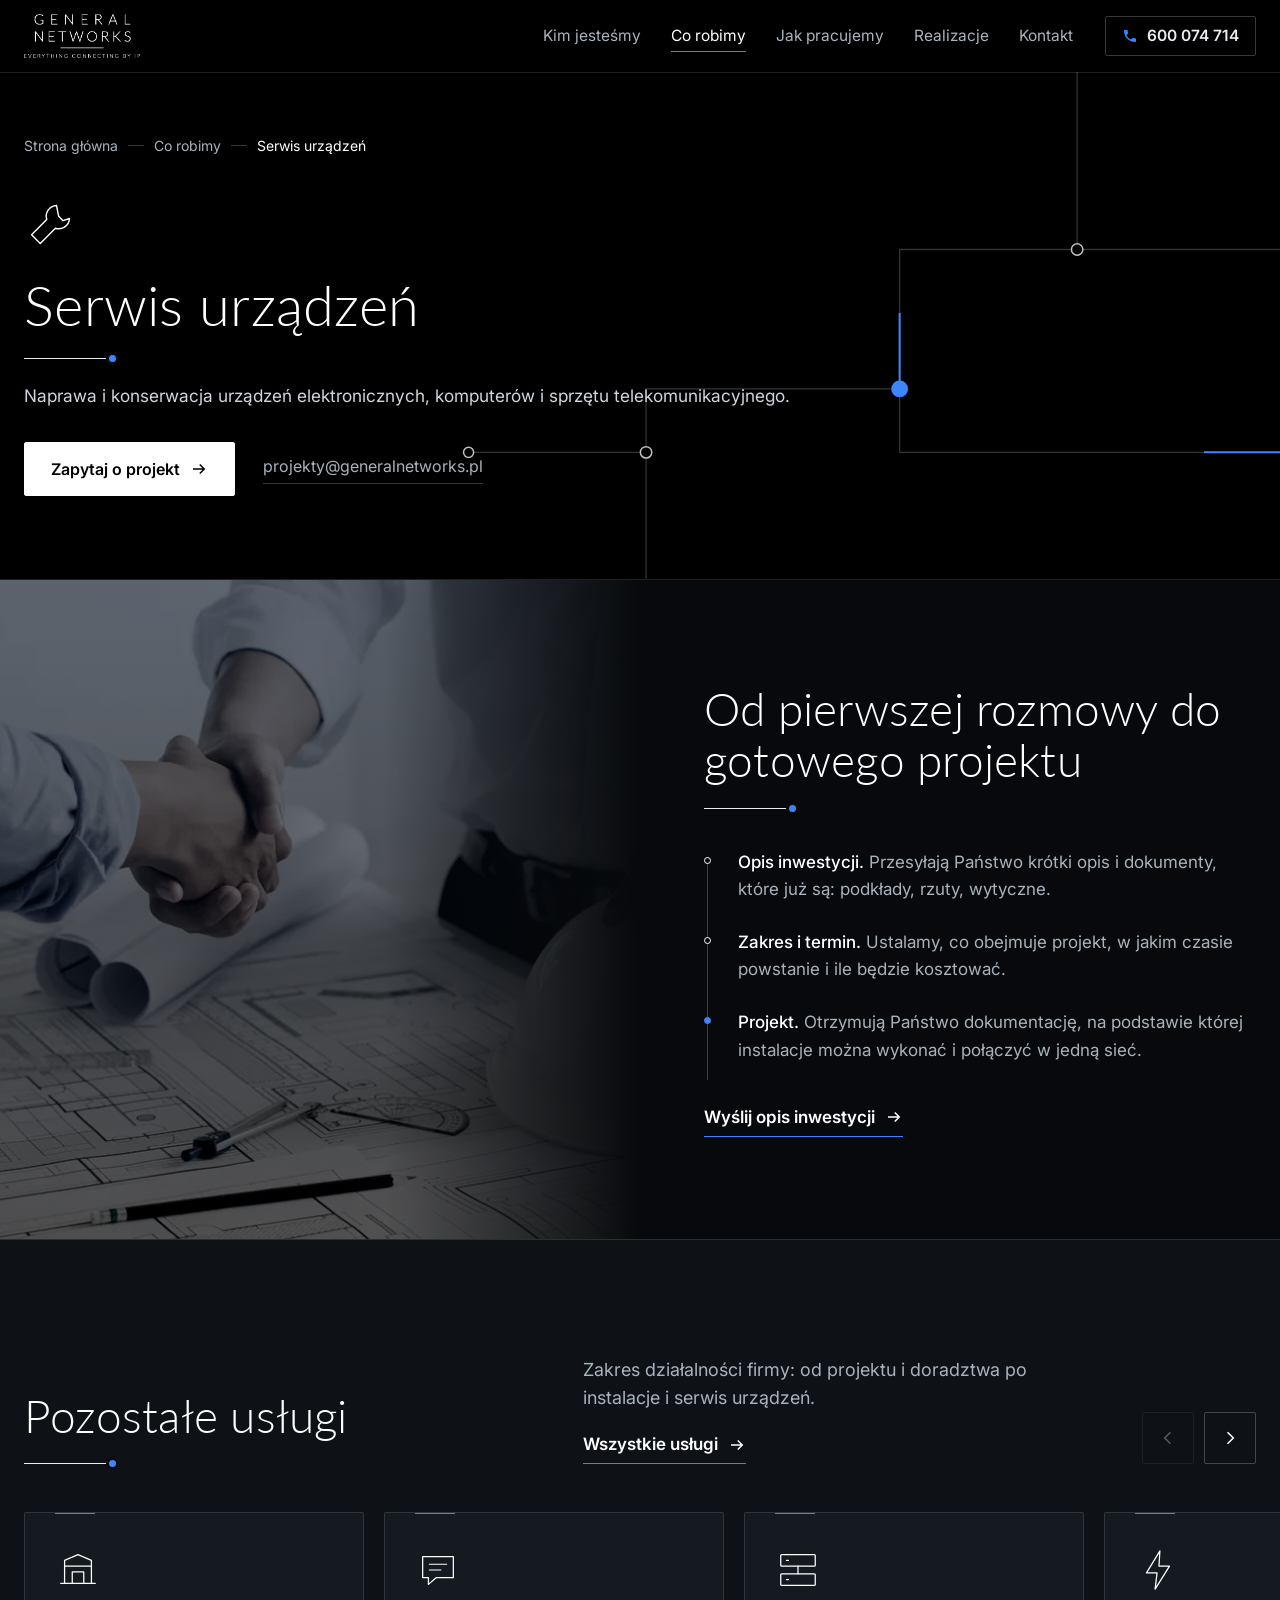
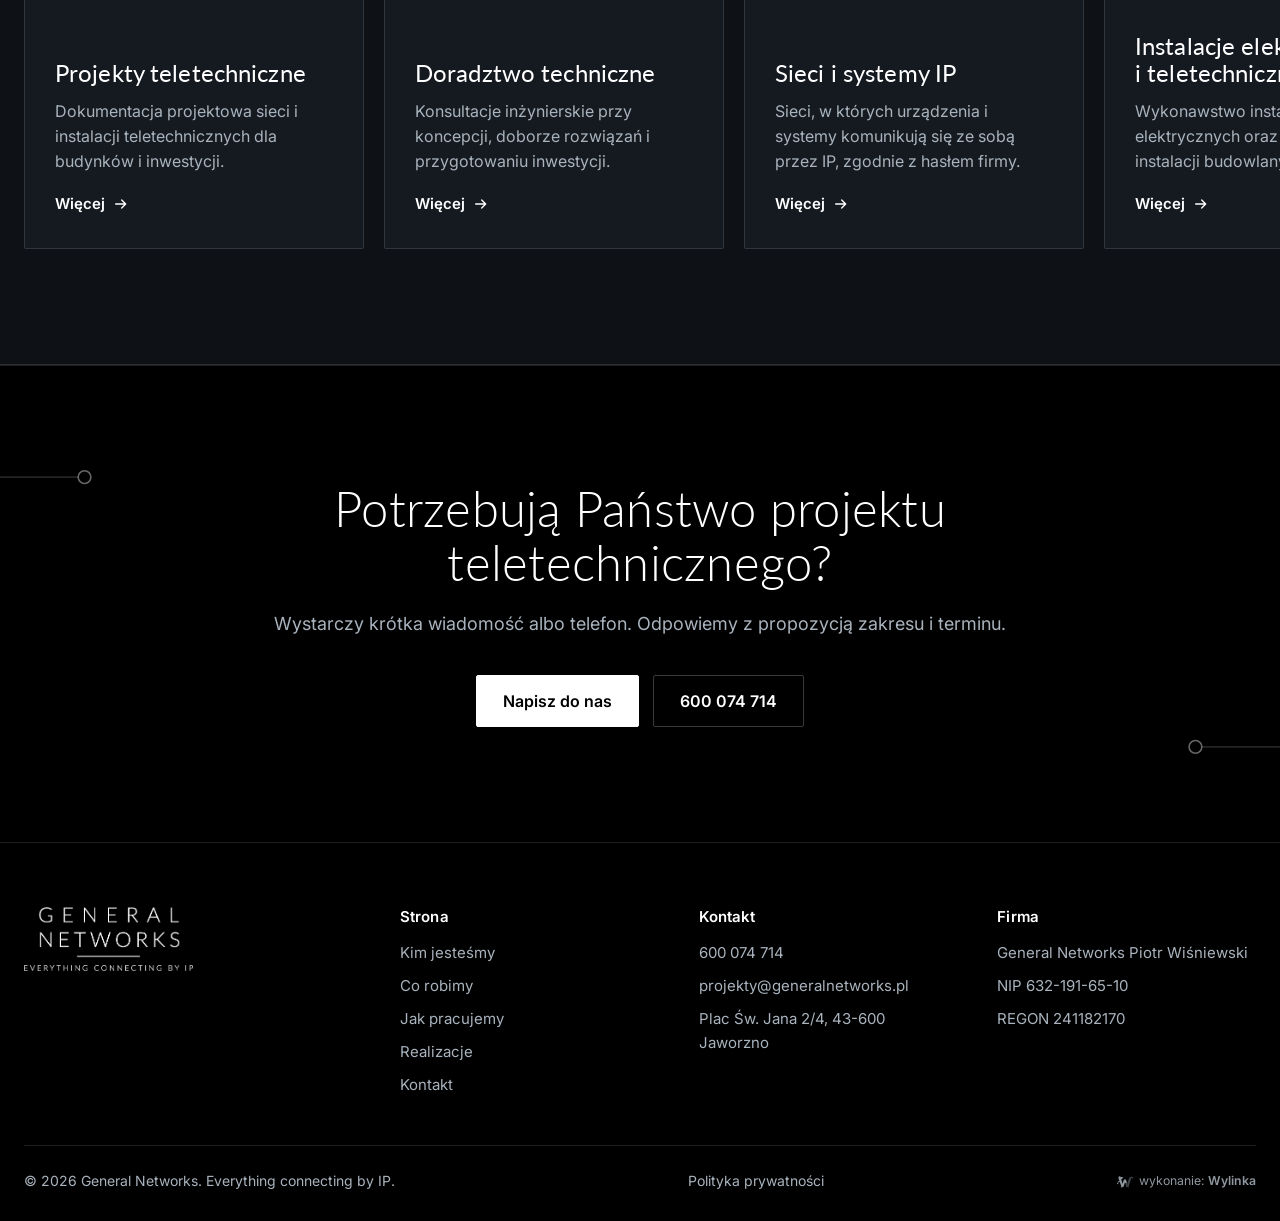
<file: co-robimy/serwis-urzadzen/index.html>
<!doctype html>
<html lang="pl">
<head>
<meta charset="utf-8">
<meta name="viewport" content="width=device-width,initial-scale=1,viewport-fit=cover">
<meta name="robots" content="noindex,nofollow">
<title>Serwis urządzeń - General Networks, Jaworzno</title>
<meta name="description" content="Naprawa i konserwacja urządzeń elektronicznych, komputerów i sprzętu telekomunikacyjnego. General Networks, Jaworzno.">
<link rel="canonical" href="https://wylinka-podglad.pl/generalnetworks-koncept/co-robimy/serwis-urzadzen/">
<meta property="og:type" content="website">
<meta property="og:locale" content="pl_PL">
<meta property="og:site_name" content="General Networks">
<meta property="og:title" content="Serwis urządzeń - General Networks, Jaworzno">
<meta property="og:description" content="Naprawa i konserwacja urządzeń elektronicznych, komputerów i sprzętu telekomunikacyjnego. General Networks, Jaworzno.">
<meta property="og:url" content="https://wylinka-podglad.pl/generalnetworks-koncept/co-robimy/serwis-urzadzen/">
<meta property="og:image" content="https://wylinka-podglad.pl/generalnetworks-koncept/img/inzynierowie-1200.webp">
<meta name="theme-color" content="#000000">
<link rel="icon" href="../../img/favicon.svg" type="image/svg+xml">
<link rel="preconnect" href="https://fonts.googleapis.com">
<link rel="preconnect" href="https://fonts.gstatic.com" crossorigin>
<link href="https://fonts.googleapis.com/css2?family=Inter:wght@400;500;600&family=Lato:wght@300;400;700&display=swap&subset=latin-ext" rel="stylesheet">
<script type="application/ld+json">{"@context": "https://schema.org", "@type": "BreadcrumbList", "itemListElement": [{"@type": "ListItem", "position": 1, "name": "Strona główna", "item": "https://wylinka-podglad.pl/generalnetworks-koncept/"}, {"@type": "ListItem", "position": 2, "name": "Co robimy", "item": "https://wylinka-podglad.pl/generalnetworks-koncept/co-robimy/"}, {"@type": "ListItem", "position": 3, "name": "Serwis urządzeń", "item": "https://wylinka-podglad.pl/generalnetworks-koncept/co-robimy/serwis-urzadzen/"}]}</script>
<link rel="stylesheet" href="../../style.css">
</head>
<body>

<header class="top" id="top">
  <div class="wrap top-in">
    <a class="logo" href="../../" aria-label="General Networks, strona główna"><img src="../../img/logo.png" width="393" height="149" alt="General Networks - everything connecting by IP"></a>
    <nav class="nav" id="nav" aria-label="Menu główne">
      <a href="../../kim-jestesmy/">Kim jesteśmy</a>
      <a href="../../co-robimy/" class="akt" aria-current="page">Co robimy</a>
      <a href="../../jak-pracujemy/">Jak pracujemy</a>
      <a href="../../realizacje/">Realizacje</a>
      <a href="../../kontakt/">Kontakt</a>
    </nav>
    <a class="tel-top" href="tel:+48600074714" aria-label="Zadzwoń: 600 074 714">
      <svg viewBox="0 0 24 24" aria-hidden="true"><path d="M6.6 10.8a15.1 15.1 0 0 0 6.6 6.6l2.2-2.2a1 1 0 0 1 1-.25 11.4 11.4 0 0 0 3.6.57 1 1 0 0 1 1 1V20a1 1 0 0 1-1 1A17 17 0 0 1 3 4a1 1 0 0 1 1-1h3.5a1 1 0 0 1 1 1c0 1.25.2 2.45.57 3.57a1 1 0 0 1-.25 1z"/></svg>
      <span>600 074 714</span>
    </a>
    <button class="burger" id="burger" aria-label="Otwórz menu" aria-expanded="false" aria-controls="nav"><span></span><span></span></button>
  </div>
</header>

<main>
<section class="ph" aria-labelledby="h1">
  <svg class="ph-siec" viewBox="0 0 1200 400" preserveAspectRatio="xMaxYMid slice" aria-hidden="true">
    <g class="siec-linie"><path d="M1200 300H900V250H700V300H560"/><path d="M900 250V140H1200"/><path d="M700 300V400"/><path d="M1040 140V0"/></g>
    <g class="siec-sygnal"><path d="M1200 300H900V250H700V300H560"/><path d="M900 250V140H1200"/></g>
    <g class="siec-wezly"><circle cx="900" cy="250" r="6"/><circle cx="700" cy="300" r="4.5"/><circle cx="1040" cy="140" r="4.5"/><circle cx="560" cy="300" r="4"/></g>
  </svg>
  <div class="wrap ph-in">
    <nav class="okruszki" aria-label="Okruszki"><ol><li><a href="../../">Strona główna</a></li><li><a href="../../co-robimy/">Co robimy</a></li><li aria-current="page">Serwis urządzeń</li></ol></nav>
    <svg class="ph-ikona" viewBox="0 0 48 48" aria-hidden="true"><path d="M30 6a10 10 0 0 0-9 13L7 33l8 8 14-14a10 10 0 0 0 13-9l-6 2-4-4z"/></svg>
    <h1 id="h1">Serwis urządzeń</h1>
    <span class="magistrala" aria-hidden="true"></span>
    <p class="lead">Naprawa i konserwacja urządzeń elektronicznych, komputerów i sprzętu telekomunikacyjnego.</p>
    <div class="hero-cta">
      <a class="btn" href="../../kontakt/" id="cta-hero">Zapytaj o projekt <svg viewBox="0 0 24 24" aria-hidden="true"><path d="M4 12h14M13 6l6 6-6 6"/></svg></a>
      <a class="hero-mail" href="mailto:projekty@generalnetworks.pl">projekty@generalnetworks.pl</a>
    </div>
  </div>
</section>


<section class="sek praca" aria-labelledby="h-praca">
  <div class="praca-foto">
    <img src="../../img/uzgodnienia-1000.webp" srcset="../../img/uzgodnienia-1000.webp 1000w, ../../img/uzgodnienia-1800.webp 1800w" sizes="(max-width:900px) 100vw, 50vw" width="1800" height="1200" alt="Uzgodnienia nad dokumentacją projektową" loading="lazy" decoding="async">
  </div>
  <div class="praca-txt">
    <h2 id="h-praca">Od pierwszej rozmowy do gotowego projektu</h2>
    <span class="magistrala" aria-hidden="true"></span>
    <ol class="kroki">
      <li><strong>Opis inwestycji.</strong> Przesyłają Państwo krótki opis i dokumenty, które już są: podkłady, rzuty, wytyczne.</li>
      <li><strong>Zakres i termin.</strong> Ustalamy, co obejmuje projekt, w jakim czasie powstanie i ile będzie kosztować.</li>
      <li><strong>Projekt.</strong> Otrzymują Państwo dokumentację, na podstawie której instalacje można wykonać i połączyć w jedną sieć.</li>
    </ol>
    <a class="link-str" href="../../kontakt/">Wyślij opis inwestycji <svg viewBox="0 0 24 24" aria-hidden="true"><path d="M4 12h14M13 6l6 6-6 6"/></svg></a>
  </div>
</section>


<section class="sek uslugi" aria-labelledby="h-usl">
  <div class="wrap usl-head">
    <div>
      <h2 id="h-usl">Pozostałe usługi</h2>
      <span class="magistrala" aria-hidden="true"></span>
    </div>
    <div class="usl-opis"><p>Zakres działalności firmy: od projektu i doradztwa po instalacje i serwis urządzeń.</p>
    <a class="link-str" href="../../co-robimy/">Wszystkie usługi <svg viewBox="0 0 24 24" aria-hidden="true"><path d="M4 12h14M13 6l6 6-6 6"/></svg></a>
    </div>
    <div class="strzalki">
      <button class="strz" data-kier="-1" aria-label="Poprzednie usługi"><svg viewBox="0 0 24 24"><path d="M15 5l-7 7 7 7"/></svg></button>
      <button class="strz" data-kier="1" aria-label="Następne usługi"><svg viewBox="0 0 24 24"><path d="M9 5l7 7-7 7"/></svg></button>
    </div>
  </div>
  <div class="tor-wrap">
    <ol class="tor" id="tor" tabindex="0" aria-label="Usługi, przesuń w bok">
      <li class="usl">
        <svg viewBox="0 0 48 48" aria-hidden="true"><path d="M6 38h36M10 38V14l14-6 14 6v24M18 38V26h12v12M10 20h28"/></svg>
        <h3><a href="../../co-robimy/projekty-teletechniczne/">Projekty teletechniczne</a></h3>
        <p>Dokumentacja projektowa sieci i instalacji teletechnicznych dla budynków i inwestycji.</p>
        <span class="usl-dalej" aria-hidden="true">Więcej <svg viewBox="0 0 24 24" aria-hidden="true"><path d="M4 12h14M13 6l6 6-6 6"/></svg></span>
      </li>
      <li class="usl">
        <svg viewBox="0 0 48 48" aria-hidden="true"><path d="M8 10h32v22H22l-8 7v-7H8z M15 18h18M15 24h12"/></svg>
        <h3><a href="../../co-robimy/doradztwo-techniczne/">Doradztwo techniczne</a></h3>
        <p>Konsultacje inżynierskie przy koncepcji, doborze rozwiązań i przygotowaniu inwestycji.</p>
        <span class="usl-dalej" aria-hidden="true">Więcej <svg viewBox="0 0 24 24" aria-hidden="true"><path d="M4 12h14M13 6l6 6-6 6"/></svg></span>
      </li>
      <li class="usl">
        <svg viewBox="0 0 48 48" aria-hidden="true"><rect x="6" y="8" width="36" height="12" rx="1"/><rect x="6" y="28" width="36" height="12" rx="1"/><path d="M12 14h2M12 34h2M24 20v8"/></svg>
        <h3><a href="../../co-robimy/sieci-i-systemy-ip/">Sieci i systemy IP</a></h3>
        <p>Sieci, w których urządzenia i systemy komunikują się ze sobą przez IP, zgodnie z hasłem firmy.</p>
        <span class="usl-dalej" aria-hidden="true">Więcej <svg viewBox="0 0 24 24" aria-hidden="true"><path d="M4 12h14M13 6l6 6-6 6"/></svg></span>
      </li>
      <li class="usl">
        <svg viewBox="0 0 48 48" aria-hidden="true"><path d="M26 4L12 27h11l-2 17 15-24H25z"/></svg>
        <h3><a href="../../co-robimy/instalacje-elektryczne-i-teletechniczne/">Instalacje elektryczne i&nbsp;teletechniczne</a></h3>
        <p>Wykonawstwo instalacji elektrycznych oraz pozostałych instalacji budowlanych.</p>
        <span class="usl-dalej" aria-hidden="true">Więcej <svg viewBox="0 0 24 24" aria-hidden="true"><path d="M4 12h14M13 6l6 6-6 6"/></svg></span>
      </li>
      <li class="usl">
        <svg viewBox="0 0 48 48" aria-hidden="true"><rect x="6" y="8" width="36" height="24" rx="1"/><path d="M18 40h12M24 32v8M14 20l5 5 5-5 5 5 5-5"/></svg>
        <h3><a href="../../co-robimy/doradztwo-informatyczne/">Doradztwo informatyczne</a></h3>
        <p>Doradztwo w zakresie informatyki i zarządzania urządzeniami informatycznymi.</p>
        <span class="usl-dalej" aria-hidden="true">Więcej <svg viewBox="0 0 24 24" aria-hidden="true"><path d="M4 12h14M13 6l6 6-6 6"/></svg></span>
      </li>
    </ol>
  </div>
  <div class="wrap licznik" aria-hidden="true"><span id="licz">1</span> / 5</div>
</section>


<section class="cta" aria-labelledby="h-cta">
  <svg class="cta-siec" viewBox="0 0 1200 300" preserveAspectRatio="xMidYMid slice" aria-hidden="true">
    <path d="M0 120H170V70H250M170 120V220H90M110 220V300"/>
    <path d="M1200 180H1030V240H950M1030 180V80H1110M1080 80V0"/>
    <circle cx="170" cy="120" r="5"/><circle cx="250" cy="70" r="4"/><circle cx="1030" cy="180" r="5"/><circle cx="950" cy="240" r="4"/><circle cx="1110" cy="80" r="4"/>
  </svg>
  <div class="wrap cta-in">
    <h2 id="h-cta">Potrzebują Państwo projektu teletechnicznego?</h2>
    <p>Wystarczy krótka wiadomość albo telefon. Odpowiemy z propozycją zakresu i terminu.</p>
    <div class="cta-btns">
      <a class="btn" href="../../kontakt/">Napisz do nas</a>
      <a class="btn btn-linia" href="tel:+48600074714">600 074 714</a>
    </div>
  </div>
</section>

</main>

<footer class="stopka">
  <div class="wrap stopka-grid">
    <div class="st-logo">
      <img src="../../img/logo.png" width="393" height="149" alt="General Networks" loading="lazy">
    </div>
    <nav class="st-kol" aria-label="Menu w stopce">
      <h4>Strona</h4>
      <a href="../../kim-jestesmy/">Kim jesteśmy</a>
      <a href="../../co-robimy/">Co robimy</a>
      <a href="../../jak-pracujemy/">Jak pracujemy</a>
      <a href="../../realizacje/">Realizacje</a>
      <a href="../../kontakt/">Kontakt</a>
    </nav>
    <div class="st-kol st-kon">
      <h4>Kontakt</h4>
      <a href="tel:+48600074714">600 074 714</a>
      <a href="mailto:projekty@generalnetworks.pl">projekty@generalnetworks.pl</a>
      <span>Plac Św. Jana 2/4, 43-600 Jaworzno</span>
    </div>
    <div class="st-kol st-firma">
      <h4>Firma</h4>
      <span>General Networks Piotr Wiśniewski</span>
      <span>NIP 632-191-65-10</span>
      <span>REGON 241182170</span>
    </div>
  </div>
  <div class="wrap st-dol">
    <span>© <span id="rok">2026</span> General Networks. Everything connecting by IP.</span>
    <a class="st-pol" href="../../polityka-prywatnosci/">Polityka prywatności</a>
    <a class="wylinka-badge" href="https://wylinka.pl/?utm_source=generalnetworks.pl&amp;utm_medium=stopka&amp;utm_campaign=wykonanie" rel="noopener" title="Strona wykonana przez Wylinka"><svg viewBox="0 0 64 64" aria-hidden="true" focusable="false" fill="currentColor"><path d="M9.8 22.8l-1.2-7.9 2.2-3.7 15.5 4.6-.5 1.5-7.2 5.5 4.7 15.6 5-15.6 7 0 4.1 12.7-4.2-.9-2.6 1.8-.8-2.2-5.3 15.6-4.3 0 .4 .2-2.1 2.8-1.3-1.1 1.1-1.4-3.1 .2-.1-1.7 2.2-.1-5.7-16.5-4.8 .6-.8 3.1 0 .5-.3 .5 .8 2.2-1.6 .5-.4-1.3-.8 1.6-1.5-.8 .8-1.6-1.4 .6-.6-1.6 2.3-.8 .2-.4 1.3-4.8 5.9-.8-2.4-6.9zM15.2 13.7l-.1-.4-.4 .8-.1 .8 .1 1 .1 .4 .3 .7 .3-.9 .1-.7 0-.8z"/><path class="wy-pod" d="M37.1 49.8l-4.5-13.3 2.6-1.8 4.2 .9 .9 2.8 3-9.7 0-.5 .1-.8 3.2-8.4 .5-1 .6-1 .9-1.1 1.3-1 1.1-.7 1.4-.5 1.4-.3 .7 0 .9 0 1.2 .3 1.4 .6 .8 .5 .7 .7 .6 .7 .5 .9 .3 .9 .1 .9 0 .8-.2 .9-.5 .9-.5 .6-.7 .5-.7 .3-.1-.1 0-.1 .5-.5 .3-.7 .2-.5 0-.6-.1-.6-.3-.7-.4-.5-.4-.4-.5-.3-.6-.3-.7 0-.7 .1-.6 .1-.5 .4-.5 .5-.3 .5-.2 .7-.1 1.5-1.4 5.1-.8 3.3-.3 .7-.5 .7-6 17.5 1.9 .1-.1 1.7-3.1-.2 1.1 1.4-1.3 1.1-2.1-2.8 .4-.2z"/><path class="wy-old" d="M40.8 50l.4-.2-4.1 0-4.2-12.5 2.5-1.7 4.3 .9 .6 1.9 .6-1.6 0-.3 2.4-7.8 0-.5 .1-.8 3.2-8.4 .4-.8 .6-.9 .9-1.2 .9-.9 1.3-.8 1.4-.6 1.2-.3 1.4-.1 1.3 .1 .6 .2 .8 .3 1.1 .6 .9 .7 .7 .9 .5 .9 .3 .9 .1 1.1-.1 .9-.3 .9-.4 .7-.6 .7-.6 .4-.6 .2-.1-.1 0-.1 .5-.5 .3-.7 .2-.5 0-.5-.1-.6-.2-.6-.3-.5-.4-.5-.5-.3-.6-.3-.7-.1-.6 0-.6 .1-.6 .3-.6 .5-.3 .4-.2 .5-.1 .5-.1 1.5-1.4 5.1-.8 3.3-.3 .7-.5 .7-6 17.5 1.9 .1-.1 1.7-3.1-.2 1.1 1.4-1.3 1.1zM49.6 17.1l.6 1.7-1.5 1.9 .4 .4 1.8-2.1-.7-2.1zM48.1 28.3l.5 1.8-1.7 1.8 .4 .4 1.9-2-.6-2.2zM37.9 41.7l1.7-1.5-.4-.4-1.7 1.4zM42.6 38.7l-1.5 2.8 1.1 2-1.3 2.6 .5 .2 1.5-2.8-1.1-2 1.4-2.5z"/></svg><span>wykonanie: <b>Wylinka</b></span></a>
  </div>
</footer>

<div class="mob" id="mob" aria-hidden="true">
  <a href="tel:+48600074714" tabindex="-1">Zadzwoń</a>
  <a href="../../kontakt/" class="mob-cta" tabindex="-1">Zapytaj o projekt</a>
</div>

<script src="../../app.js" defer></script>
</body>
</html>
</file>
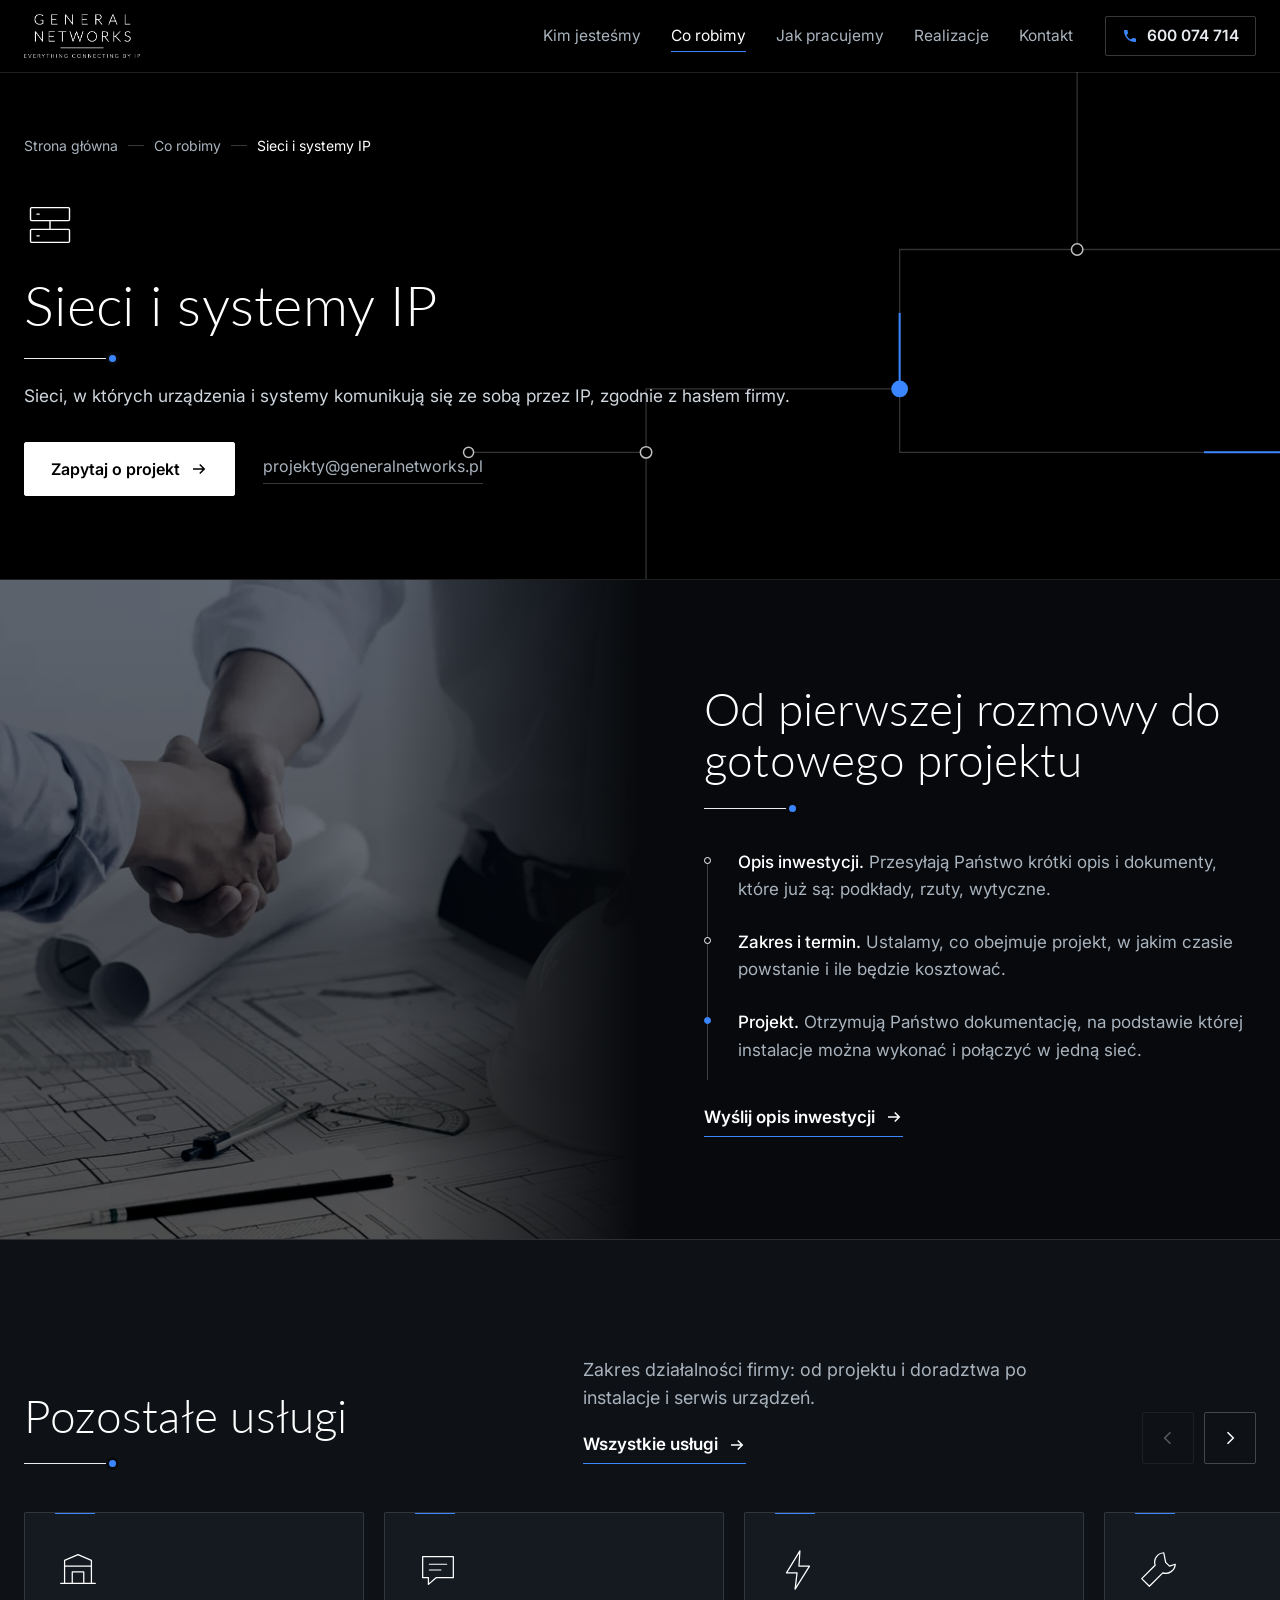
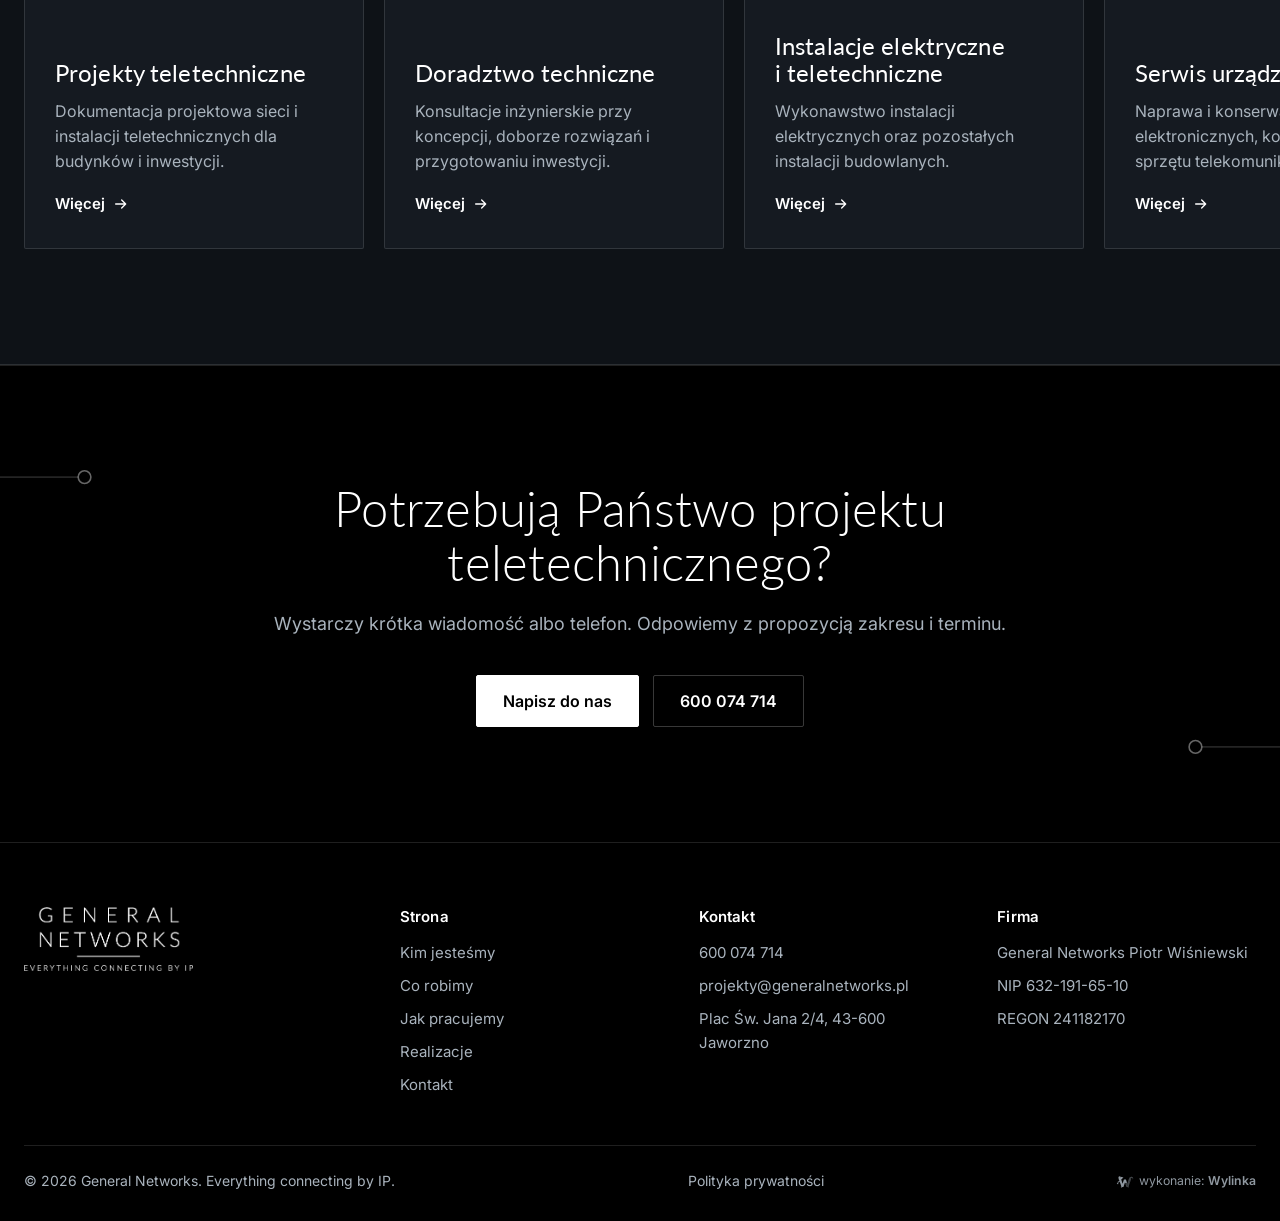
<file: co-robimy/sieci-i-systemy-ip/index.html>
<!doctype html>
<html lang="pl">
<head>
<meta charset="utf-8">
<meta name="viewport" content="width=device-width,initial-scale=1,viewport-fit=cover">
<meta name="robots" content="noindex,nofollow">
<title>Sieci i systemy IP - General Networks, Jaworzno</title>
<meta name="description" content="Sieci, w których urządzenia i systemy komunikują się ze sobą przez IP. Everything connecting by IP. General Networks, Jaworzno.">
<link rel="canonical" href="https://wylinka-podglad.pl/generalnetworks-koncept/co-robimy/sieci-i-systemy-ip/">
<meta property="og:type" content="website">
<meta property="og:locale" content="pl_PL">
<meta property="og:site_name" content="General Networks">
<meta property="og:title" content="Sieci i systemy IP - General Networks, Jaworzno">
<meta property="og:description" content="Sieci, w których urządzenia i systemy komunikują się ze sobą przez IP. Everything connecting by IP. General Networks, Jaworzno.">
<meta property="og:url" content="https://wylinka-podglad.pl/generalnetworks-koncept/co-robimy/sieci-i-systemy-ip/">
<meta property="og:image" content="https://wylinka-podglad.pl/generalnetworks-koncept/img/inzynierowie-1200.webp">
<meta name="theme-color" content="#000000">
<link rel="icon" href="../../img/favicon.svg" type="image/svg+xml">
<link rel="preconnect" href="https://fonts.googleapis.com">
<link rel="preconnect" href="https://fonts.gstatic.com" crossorigin>
<link href="https://fonts.googleapis.com/css2?family=Inter:wght@400;500;600&family=Lato:wght@300;400;700&display=swap&subset=latin-ext" rel="stylesheet">
<script type="application/ld+json">{"@context": "https://schema.org", "@type": "BreadcrumbList", "itemListElement": [{"@type": "ListItem", "position": 1, "name": "Strona główna", "item": "https://wylinka-podglad.pl/generalnetworks-koncept/"}, {"@type": "ListItem", "position": 2, "name": "Co robimy", "item": "https://wylinka-podglad.pl/generalnetworks-koncept/co-robimy/"}, {"@type": "ListItem", "position": 3, "name": "Sieci i systemy IP", "item": "https://wylinka-podglad.pl/generalnetworks-koncept/co-robimy/sieci-i-systemy-ip/"}]}</script>
<link rel="stylesheet" href="../../style.css">
</head>
<body>

<header class="top" id="top">
  <div class="wrap top-in">
    <a class="logo" href="../../" aria-label="General Networks, strona główna"><img src="../../img/logo.png" width="393" height="149" alt="General Networks - everything connecting by IP"></a>
    <nav class="nav" id="nav" aria-label="Menu główne">
      <a href="../../kim-jestesmy/">Kim jesteśmy</a>
      <a href="../../co-robimy/" class="akt" aria-current="page">Co robimy</a>
      <a href="../../jak-pracujemy/">Jak pracujemy</a>
      <a href="../../realizacje/">Realizacje</a>
      <a href="../../kontakt/">Kontakt</a>
    </nav>
    <a class="tel-top" href="tel:+48600074714" aria-label="Zadzwoń: 600 074 714">
      <svg viewBox="0 0 24 24" aria-hidden="true"><path d="M6.6 10.8a15.1 15.1 0 0 0 6.6 6.6l2.2-2.2a1 1 0 0 1 1-.25 11.4 11.4 0 0 0 3.6.57 1 1 0 0 1 1 1V20a1 1 0 0 1-1 1A17 17 0 0 1 3 4a1 1 0 0 1 1-1h3.5a1 1 0 0 1 1 1c0 1.25.2 2.45.57 3.57a1 1 0 0 1-.25 1z"/></svg>
      <span>600 074 714</span>
    </a>
    <button class="burger" id="burger" aria-label="Otwórz menu" aria-expanded="false" aria-controls="nav"><span></span><span></span></button>
  </div>
</header>

<main>
<section class="ph" aria-labelledby="h1">
  <svg class="ph-siec" viewBox="0 0 1200 400" preserveAspectRatio="xMaxYMid slice" aria-hidden="true">
    <g class="siec-linie"><path d="M1200 300H900V250H700V300H560"/><path d="M900 250V140H1200"/><path d="M700 300V400"/><path d="M1040 140V0"/></g>
    <g class="siec-sygnal"><path d="M1200 300H900V250H700V300H560"/><path d="M900 250V140H1200"/></g>
    <g class="siec-wezly"><circle cx="900" cy="250" r="6"/><circle cx="700" cy="300" r="4.5"/><circle cx="1040" cy="140" r="4.5"/><circle cx="560" cy="300" r="4"/></g>
  </svg>
  <div class="wrap ph-in">
    <nav class="okruszki" aria-label="Okruszki"><ol><li><a href="../../">Strona główna</a></li><li><a href="../../co-robimy/">Co robimy</a></li><li aria-current="page">Sieci i systemy IP</li></ol></nav>
    <svg class="ph-ikona" viewBox="0 0 48 48" aria-hidden="true"><rect x="6" y="8" width="36" height="12" rx="1"/><rect x="6" y="28" width="36" height="12" rx="1"/><path d="M12 14h2M12 34h2M24 20v8"/></svg>
    <h1 id="h1">Sieci i systemy IP</h1>
    <span class="magistrala" aria-hidden="true"></span>
    <p class="lead">Sieci, w których urządzenia i systemy komunikują się ze sobą przez IP, zgodnie z hasłem firmy.</p>
    <div class="hero-cta">
      <a class="btn" href="../../kontakt/" id="cta-hero">Zapytaj o projekt <svg viewBox="0 0 24 24" aria-hidden="true"><path d="M4 12h14M13 6l6 6-6 6"/></svg></a>
      <a class="hero-mail" href="mailto:projekty@generalnetworks.pl">projekty@generalnetworks.pl</a>
    </div>
  </div>
</section>


<section class="sek praca" aria-labelledby="h-praca">
  <div class="praca-foto">
    <img src="../../img/uzgodnienia-1000.webp" srcset="../../img/uzgodnienia-1000.webp 1000w, ../../img/uzgodnienia-1800.webp 1800w" sizes="(max-width:900px) 100vw, 50vw" width="1800" height="1200" alt="Uzgodnienia nad dokumentacją projektową" loading="lazy" decoding="async">
  </div>
  <div class="praca-txt">
    <h2 id="h-praca">Od pierwszej rozmowy do gotowego projektu</h2>
    <span class="magistrala" aria-hidden="true"></span>
    <ol class="kroki">
      <li><strong>Opis inwestycji.</strong> Przesyłają Państwo krótki opis i dokumenty, które już są: podkłady, rzuty, wytyczne.</li>
      <li><strong>Zakres i termin.</strong> Ustalamy, co obejmuje projekt, w jakim czasie powstanie i ile będzie kosztować.</li>
      <li><strong>Projekt.</strong> Otrzymują Państwo dokumentację, na podstawie której instalacje można wykonać i połączyć w jedną sieć.</li>
    </ol>
    <a class="link-str" href="../../kontakt/">Wyślij opis inwestycji <svg viewBox="0 0 24 24" aria-hidden="true"><path d="M4 12h14M13 6l6 6-6 6"/></svg></a>
  </div>
</section>


<section class="sek uslugi" aria-labelledby="h-usl">
  <div class="wrap usl-head">
    <div>
      <h2 id="h-usl">Pozostałe usługi</h2>
      <span class="magistrala" aria-hidden="true"></span>
    </div>
    <div class="usl-opis"><p>Zakres działalności firmy: od projektu i doradztwa po instalacje i serwis urządzeń.</p>
    <a class="link-str" href="../../co-robimy/">Wszystkie usługi <svg viewBox="0 0 24 24" aria-hidden="true"><path d="M4 12h14M13 6l6 6-6 6"/></svg></a>
    </div>
    <div class="strzalki">
      <button class="strz" data-kier="-1" aria-label="Poprzednie usługi"><svg viewBox="0 0 24 24"><path d="M15 5l-7 7 7 7"/></svg></button>
      <button class="strz" data-kier="1" aria-label="Następne usługi"><svg viewBox="0 0 24 24"><path d="M9 5l7 7-7 7"/></svg></button>
    </div>
  </div>
  <div class="tor-wrap">
    <ol class="tor" id="tor" tabindex="0" aria-label="Usługi, przesuń w bok">
      <li class="usl">
        <svg viewBox="0 0 48 48" aria-hidden="true"><path d="M6 38h36M10 38V14l14-6 14 6v24M18 38V26h12v12M10 20h28"/></svg>
        <h3><a href="../../co-robimy/projekty-teletechniczne/">Projekty teletechniczne</a></h3>
        <p>Dokumentacja projektowa sieci i instalacji teletechnicznych dla budynków i inwestycji.</p>
        <span class="usl-dalej" aria-hidden="true">Więcej <svg viewBox="0 0 24 24" aria-hidden="true"><path d="M4 12h14M13 6l6 6-6 6"/></svg></span>
      </li>
      <li class="usl">
        <svg viewBox="0 0 48 48" aria-hidden="true"><path d="M8 10h32v22H22l-8 7v-7H8z M15 18h18M15 24h12"/></svg>
        <h3><a href="../../co-robimy/doradztwo-techniczne/">Doradztwo techniczne</a></h3>
        <p>Konsultacje inżynierskie przy koncepcji, doborze rozwiązań i przygotowaniu inwestycji.</p>
        <span class="usl-dalej" aria-hidden="true">Więcej <svg viewBox="0 0 24 24" aria-hidden="true"><path d="M4 12h14M13 6l6 6-6 6"/></svg></span>
      </li>
      <li class="usl">
        <svg viewBox="0 0 48 48" aria-hidden="true"><path d="M26 4L12 27h11l-2 17 15-24H25z"/></svg>
        <h3><a href="../../co-robimy/instalacje-elektryczne-i-teletechniczne/">Instalacje elektryczne i&nbsp;teletechniczne</a></h3>
        <p>Wykonawstwo instalacji elektrycznych oraz pozostałych instalacji budowlanych.</p>
        <span class="usl-dalej" aria-hidden="true">Więcej <svg viewBox="0 0 24 24" aria-hidden="true"><path d="M4 12h14M13 6l6 6-6 6"/></svg></span>
      </li>
      <li class="usl">
        <svg viewBox="0 0 48 48" aria-hidden="true"><path d="M30 6a10 10 0 0 0-9 13L7 33l8 8 14-14a10 10 0 0 0 13-9l-6 2-4-4z"/></svg>
        <h3><a href="../../co-robimy/serwis-urzadzen/">Serwis urządzeń</a></h3>
        <p>Naprawa i konserwacja urządzeń elektronicznych, komputerów i sprzętu telekomunikacyjnego.</p>
        <span class="usl-dalej" aria-hidden="true">Więcej <svg viewBox="0 0 24 24" aria-hidden="true"><path d="M4 12h14M13 6l6 6-6 6"/></svg></span>
      </li>
      <li class="usl">
        <svg viewBox="0 0 48 48" aria-hidden="true"><rect x="6" y="8" width="36" height="24" rx="1"/><path d="M18 40h12M24 32v8M14 20l5 5 5-5 5 5 5-5"/></svg>
        <h3><a href="../../co-robimy/doradztwo-informatyczne/">Doradztwo informatyczne</a></h3>
        <p>Doradztwo w zakresie informatyki i zarządzania urządzeniami informatycznymi.</p>
        <span class="usl-dalej" aria-hidden="true">Więcej <svg viewBox="0 0 24 24" aria-hidden="true"><path d="M4 12h14M13 6l6 6-6 6"/></svg></span>
      </li>
    </ol>
  </div>
  <div class="wrap licznik" aria-hidden="true"><span id="licz">1</span> / 5</div>
</section>


<section class="cta" aria-labelledby="h-cta">
  <svg class="cta-siec" viewBox="0 0 1200 300" preserveAspectRatio="xMidYMid slice" aria-hidden="true">
    <path d="M0 120H170V70H250M170 120V220H90M110 220V300"/>
    <path d="M1200 180H1030V240H950M1030 180V80H1110M1080 80V0"/>
    <circle cx="170" cy="120" r="5"/><circle cx="250" cy="70" r="4"/><circle cx="1030" cy="180" r="5"/><circle cx="950" cy="240" r="4"/><circle cx="1110" cy="80" r="4"/>
  </svg>
  <div class="wrap cta-in">
    <h2 id="h-cta">Potrzebują Państwo projektu teletechnicznego?</h2>
    <p>Wystarczy krótka wiadomość albo telefon. Odpowiemy z propozycją zakresu i terminu.</p>
    <div class="cta-btns">
      <a class="btn" href="../../kontakt/">Napisz do nas</a>
      <a class="btn btn-linia" href="tel:+48600074714">600 074 714</a>
    </div>
  </div>
</section>

</main>

<footer class="stopka">
  <div class="wrap stopka-grid">
    <div class="st-logo">
      <img src="../../img/logo.png" width="393" height="149" alt="General Networks" loading="lazy">
    </div>
    <nav class="st-kol" aria-label="Menu w stopce">
      <h4>Strona</h4>
      <a href="../../kim-jestesmy/">Kim jesteśmy</a>
      <a href="../../co-robimy/">Co robimy</a>
      <a href="../../jak-pracujemy/">Jak pracujemy</a>
      <a href="../../realizacje/">Realizacje</a>
      <a href="../../kontakt/">Kontakt</a>
    </nav>
    <div class="st-kol st-kon">
      <h4>Kontakt</h4>
      <a href="tel:+48600074714">600 074 714</a>
      <a href="mailto:projekty@generalnetworks.pl">projekty@generalnetworks.pl</a>
      <span>Plac Św. Jana 2/4, 43-600 Jaworzno</span>
    </div>
    <div class="st-kol st-firma">
      <h4>Firma</h4>
      <span>General Networks Piotr Wiśniewski</span>
      <span>NIP 632-191-65-10</span>
      <span>REGON 241182170</span>
    </div>
  </div>
  <div class="wrap st-dol">
    <span>© <span id="rok">2026</span> General Networks. Everything connecting by IP.</span>
    <a class="st-pol" href="../../polityka-prywatnosci/">Polityka prywatności</a>
    <a class="wylinka-badge" href="https://wylinka.pl/?utm_source=generalnetworks.pl&amp;utm_medium=stopka&amp;utm_campaign=wykonanie" rel="noopener" title="Strona wykonana przez Wylinka"><svg viewBox="0 0 64 64" aria-hidden="true" focusable="false" fill="currentColor"><path d="M9.8 22.8l-1.2-7.9 2.2-3.7 15.5 4.6-.5 1.5-7.2 5.5 4.7 15.6 5-15.6 7 0 4.1 12.7-4.2-.9-2.6 1.8-.8-2.2-5.3 15.6-4.3 0 .4 .2-2.1 2.8-1.3-1.1 1.1-1.4-3.1 .2-.1-1.7 2.2-.1-5.7-16.5-4.8 .6-.8 3.1 0 .5-.3 .5 .8 2.2-1.6 .5-.4-1.3-.8 1.6-1.5-.8 .8-1.6-1.4 .6-.6-1.6 2.3-.8 .2-.4 1.3-4.8 5.9-.8-2.4-6.9zM15.2 13.7l-.1-.4-.4 .8-.1 .8 .1 1 .1 .4 .3 .7 .3-.9 .1-.7 0-.8z"/><path class="wy-pod" d="M37.1 49.8l-4.5-13.3 2.6-1.8 4.2 .9 .9 2.8 3-9.7 0-.5 .1-.8 3.2-8.4 .5-1 .6-1 .9-1.1 1.3-1 1.1-.7 1.4-.5 1.4-.3 .7 0 .9 0 1.2 .3 1.4 .6 .8 .5 .7 .7 .6 .7 .5 .9 .3 .9 .1 .9 0 .8-.2 .9-.5 .9-.5 .6-.7 .5-.7 .3-.1-.1 0-.1 .5-.5 .3-.7 .2-.5 0-.6-.1-.6-.3-.7-.4-.5-.4-.4-.5-.3-.6-.3-.7 0-.7 .1-.6 .1-.5 .4-.5 .5-.3 .5-.2 .7-.1 1.5-1.4 5.1-.8 3.3-.3 .7-.5 .7-6 17.5 1.9 .1-.1 1.7-3.1-.2 1.1 1.4-1.3 1.1-2.1-2.8 .4-.2z"/><path class="wy-old" d="M40.8 50l.4-.2-4.1 0-4.2-12.5 2.5-1.7 4.3 .9 .6 1.9 .6-1.6 0-.3 2.4-7.8 0-.5 .1-.8 3.2-8.4 .4-.8 .6-.9 .9-1.2 .9-.9 1.3-.8 1.4-.6 1.2-.3 1.4-.1 1.3 .1 .6 .2 .8 .3 1.1 .6 .9 .7 .7 .9 .5 .9 .3 .9 .1 1.1-.1 .9-.3 .9-.4 .7-.6 .7-.6 .4-.6 .2-.1-.1 0-.1 .5-.5 .3-.7 .2-.5 0-.5-.1-.6-.2-.6-.3-.5-.4-.5-.5-.3-.6-.3-.7-.1-.6 0-.6 .1-.6 .3-.6 .5-.3 .4-.2 .5-.1 .5-.1 1.5-1.4 5.1-.8 3.3-.3 .7-.5 .7-6 17.5 1.9 .1-.1 1.7-3.1-.2 1.1 1.4-1.3 1.1zM49.6 17.1l.6 1.7-1.5 1.9 .4 .4 1.8-2.1-.7-2.1zM48.1 28.3l.5 1.8-1.7 1.8 .4 .4 1.9-2-.6-2.2zM37.9 41.7l1.7-1.5-.4-.4-1.7 1.4zM42.6 38.7l-1.5 2.8 1.1 2-1.3 2.6 .5 .2 1.5-2.8-1.1-2 1.4-2.5z"/></svg><span>wykonanie: <b>Wylinka</b></span></a>
  </div>
</footer>

<div class="mob" id="mob" aria-hidden="true">
  <a href="tel:+48600074714" tabindex="-1">Zadzwoń</a>
  <a href="../../kontakt/" class="mob-cta" tabindex="-1">Zapytaj o projekt</a>
</div>

<script src="../../app.js" defer></script>
</body>
</html>
</file>
<file: style.css>
:root{
  --czern:#000;
  --tlo:#07090c;
  --tlo2:#0e1217;
  --tlo3:#151a21;
  --linia:rgba(255,255,255,.12);
  --linia2:rgba(255,255,255,.22);
  --tekst:#e9edf1;
  --tekst2:#a9b3bd;
  --akcent:#3b86ff;
  --akcent2:#0160f2;
  --top:72px;
  --font-n:"Lato",system-ui,sans-serif;
  --font-t:"Inter",system-ui,sans-serif;
}
*,*::before,*::after{box-sizing:border-box}
html{scroll-behavior:smooth;scroll-padding-top:var(--top);-webkit-text-size-adjust:100%}
body{margin:0;background:var(--tlo);color:var(--tekst);font:400 17px/1.6 var(--font-t);-webkit-font-smoothing:antialiased;overflow-x:hidden}
img{display:block;max-width:100%;height:auto}
a{color:inherit}
h1,h2,h3,h4{font-family:var(--font-n);font-weight:300;letter-spacing:.005em;margin:0;line-height:1.12}
p{margin:0}
.wrap{width:min(1240px,100% - 48px);margin-inline:auto}
:focus-visible{outline:2px solid var(--akcent);outline-offset:3px}

/* magistrala - kreska z logo z węzłem */
.magistrala{display:block;position:relative;width:88px;height:1px;background:var(--tekst);margin:22px 0 0}
.magistrala::after{content:"";position:absolute;right:-4px;top:-3px;width:7px;height:7px;border-radius:50%;background:var(--akcent);box-shadow:0 0 0 3px var(--tlo)}

/* przyciski */
.btn{display:inline-flex;align-items:center;gap:10px;background:#fff;color:#000;text-decoration:none;font:600 16px/1 var(--font-t);padding:17px 26px;border:1px solid #fff;border-radius:2px;cursor:pointer;transition:background .2s,color .2s,border-color .2s}
.btn svg{width:18px;height:18px;fill:none;stroke:currentColor;stroke-width:2;transition:transform .2s}
.btn:hover{background:var(--akcent);border-color:var(--akcent);color:#fff}
.btn:hover svg{transform:translateX(3px)}
.btn-linia{background:transparent;color:#fff;border-color:var(--linia2)}
.btn-linia:hover{background:transparent;border-color:#fff;color:#fff}

/* nagłówek */
.top{position:sticky;top:0;z-index:50;background:rgba(0,0,0,.92);backdrop-filter:blur(10px);-webkit-backdrop-filter:blur(10px);box-shadow:0 1px 0 var(--linia)}
.top-in{height:var(--top);display:flex;align-items:center;gap:32px}
.logo img{height:44px;width:auto}
.nav{display:flex;gap:30px;margin-left:auto}
.nav a{text-decoration:none;font:400 15.5px/1 var(--font-t);color:var(--tekst2);padding:8px 0;position:relative;transition:color .2s}
.nav a::after{content:"";position:absolute;left:0;right:0;bottom:0;height:1px;background:var(--akcent);transform:scaleX(0);transform-origin:left;transition:transform .25s}
.nav a:hover,.nav a.akt{color:#fff}
.nav a.akt::after,.nav a:hover::after{transform:scaleX(1)}
.tel-top{display:inline-flex;align-items:center;gap:9px;text-decoration:none;font:600 15.5px/1 var(--font-t);border:1px solid var(--linia2);padding:11px 16px;border-radius:2px;transition:border-color .2s}
.tel-top:hover{border-color:#fff}
.tel-top svg{width:16px;height:16px;fill:var(--akcent)}
.burger{display:none}

/* hero */
.hero{position:relative;min-height:calc(100svh - var(--top));display:flex;align-items:center;overflow:hidden;background:var(--czern);isolation:isolate}
.hero-foto{position:absolute;inset:0;z-index:-1}
.hero-foto picture,.hero-foto img{position:absolute;inset:0;width:100%;height:100%;object-fit:cover;object-position:62% 40%}
.hero-foto::after{content:"";position:absolute;inset:0;background:linear-gradient(90deg,rgba(0,0,0,.94) 0%,rgba(0,0,0,.82) 34%,rgba(0,0,0,.25) 68%,rgba(0,0,0,.15) 100%),linear-gradient(0deg,rgba(0,0,0,.6),transparent 30%)}
.siec{position:absolute;inset:0;width:100%;height:100%;z-index:1;pointer-events:none}
.siec-linie path{fill:none;stroke:rgba(255,255,255,.2);stroke-width:1}
.siec-sygnal path{fill:none;stroke:var(--akcent);stroke-width:1.6;stroke-dasharray:60 1400;stroke-dashoffset:1460;animation:sygnal 6s linear infinite}
.siec-sygnal path:nth-child(2){animation-delay:2s}
.siec-sygnal path:nth-child(3){animation-delay:4s}
.siec-wezly circle{fill:#000;stroke:rgba(255,255,255,.75);stroke-width:1.2}
.siec-wezly circle:first-child{fill:var(--akcent);stroke:var(--akcent)}
.siec-wezly rect{fill:none;stroke:rgba(255,255,255,.7);stroke-width:1.2}
@keyframes sygnal{to{stroke-dashoffset:0}}
.hero-in{position:relative;z-index:2;padding:64px 0}
.hero-firma{font:500 15px/1.4 var(--font-t);color:var(--tekst2);margin-bottom:22px;display:flex;align-items:center;gap:12px}
.hero-firma::before{content:"";width:36px;height:1px;background:var(--akcent)}
.hero h1{font-size:clamp(44px,4.7vw,78px);max-width:11.5em;font-weight:300;color:#fff}
.lead{font-size:clamp(17px,1.35vw,20px);color:#cfd6dd;max-width:34em;margin-top:26px;line-height:1.55}
.hero-cta{display:flex;align-items:center;flex-wrap:wrap;gap:16px 28px;margin-top:38px}
.hero-mail{color:var(--tekst2);text-decoration:none;font-size:16px;border-bottom:1px solid var(--linia2);padding-bottom:3px}
.hero-mail:hover{color:#fff;border-color:#fff}
@media (min-width:761px){
  .hero-in > *{max-width:600px}.hero h1{max-width:9.6em}
  .hero-foto{left:auto;right:0;width:62%}
  .hero-foto::after{background:linear-gradient(90deg,#000 0%,rgba(0,0,0,.55) 22%,rgba(0,0,0,.12) 55%,rgba(0,0,0,.1) 100%),linear-gradient(0deg,rgba(0,0,0,.55),transparent 28%)}
}
@media (min-width:761px) and (max-width:1100px){.hero-foto{width:70%}.hero-foto::after{background:linear-gradient(90deg,#000 0%,rgba(0,0,0,.75) 35%,rgba(0,0,0,.3) 70%)}}
@media (min-width:761px) and (max-height:820px){.hero h1{font-size:clamp(40px,4.6vw,66px)}.lead{margin-top:18px}.hero-cta{margin-top:28px}.hero-firma{margin-bottom:16px}}

/* sekcje */
.sek{padding:clamp(72px,9vw,128px) 0}
.sek h2{font-size:clamp(34px,3.6vw,52px);color:#fff}

/* kim jesteśmy */
.kim{background:var(--tlo)}
.kim-grid{display:grid;grid-template-columns:minmax(0,5fr) minmax(0,7fr);gap:40px 80px;align-items:start}
.kim-haslo{font:300 clamp(22px,2vw,28px)/1.35 var(--font-n);color:var(--tekst);margin-top:28px;max-width:16em}
.kim-txt p{color:var(--tekst2);font-size:18px}
.kim-txt p+p{margin-top:18px}
.kim-txt strong{color:#fff;font-weight:500}
.filary{list-style:none;padding:0;margin-top:clamp(56px,6vw,88px);display:grid;grid-template-columns:repeat(4,minmax(0,1fr));border-top:1px solid var(--linia)}
.filary li{display:flex;flex-direction:column;align-items:flex-start;gap:18px;padding:32px 24px 8px 0;position:relative}
.filary li::before{content:"";position:absolute;top:-4px;left:0;width:7px;height:7px;border-radius:50%;background:var(--tlo);border:1px solid #fff}
.filary li:first-child::before{background:var(--akcent);border-color:var(--akcent)}
.filary svg{width:44px;height:44px;fill:none;stroke:#fff;stroke-width:1.4;stroke-linejoin:round;stroke-linecap:round}
.filary span{font:400 19px/1.3 var(--font-n);color:#fff}

/* usługi */
.uslugi{background:var(--tlo2);border-top:1px solid var(--linia);border-bottom:1px solid var(--linia)}
.usl-head{display:grid;grid-template-columns:minmax(0,5fr) minmax(0,5fr) auto;gap:24px 80px;align-items:end;margin-bottom:48px}
.usl-head > p{color:var(--tekst2);font-size:18px;max-width:28em}
.strzalki{display:flex;gap:10px}
.strz{width:52px;height:52px;border:1px solid var(--linia2);background:transparent;color:#fff;border-radius:2px;cursor:pointer;display:grid;place-items:center;transition:border-color .2s,background .2s}
.strz:hover{border-color:#fff}
.strz:disabled{opacity:.3;cursor:default}
.strz svg{width:20px;height:20px;fill:none;stroke:currentColor;stroke-width:1.8}
.tor-wrap{overflow:hidden}
.tor{list-style:none;margin:0;display:flex;gap:20px;overflow-x:auto;scroll-snap-type:x mandatory;scrollbar-width:none;padding:0 max(24px,(100% - 1240px)/2);scroll-padding-inline:max(24px,(100% - 1240px)/2);cursor:grab;-webkit-overflow-scrolling:touch;overscroll-behavior-x:contain}
.tor::-webkit-scrollbar{display:none}
.tor.ciag{cursor:grabbing;scroll-snap-type:none;user-select:none}
.usl{flex:0 0 clamp(270px,27vw,340px);scroll-snap-align:start;background:var(--tlo3);border:1px solid var(--linia);border-radius:2px;padding:34px 30px 36px;position:relative;min-height:300px;display:flex;flex-direction:column;transition:border-color .25s}
.usl::before{content:"";position:absolute;left:30px;right:30px;top:0;height:1px;background:linear-gradient(90deg,var(--akcent) 0 40px,transparent 40px)}
.usl:hover{border-color:var(--linia2)}
.usl svg{width:46px;height:46px;fill:none;stroke:#fff;stroke-width:1.3;stroke-linejoin:round;stroke-linecap:round;margin-bottom:auto}
.usl h3{font-size:24px;font-weight:400;color:#fff;margin-top:40px}
.usl p{color:var(--tekst2);font-size:16px;margin-top:12px;line-height:1.55}
.licznik{margin-top:22px;color:var(--tekst2);font:500 14px/1 var(--font-t);display:none}

/* jak pracujemy */
.praca{display:grid;grid-template-columns:minmax(0,1fr) minmax(0,1fr);padding:0;background:var(--tlo)}
.praca-foto{position:relative;min-height:560px;overflow:hidden}
.praca-foto img{position:absolute;inset:0;width:100%;height:100%;object-fit:cover;object-position:40% 50%;filter:grayscale(.6) brightness(.48) contrast(1.1)}
.praca-foto::after{content:"";position:absolute;inset:0;background:linear-gradient(90deg,transparent 60%,var(--tlo)),linear-gradient(180deg,rgba(1,96,242,.08),rgba(0,0,0,.2))}
.praca-txt{padding:clamp(64px,8vw,120px) max(24px,(100vw - 1240px)/2) clamp(64px,8vw,120px) clamp(32px,5vw,80px)}
.praca-txt h2{max-width:12em}
.kroki{list-style:none;padding:0;margin:40px 0 0;position:relative}
.kroki::before{content:"";position:absolute;left:3px;top:10px;bottom:10px;width:1px;background:var(--linia2)}
.kroki li{position:relative;padding:0 0 26px 34px;color:var(--tekst2);font-size:17px}
.kroki li::before{content:"";position:absolute;left:0;top:8px;width:7px;height:7px;border-radius:50%;background:var(--tlo);border:1px solid #fff}
.kroki li:last-child::before{background:var(--akcent);border-color:var(--akcent)}
.kroki strong{color:#fff;font-weight:500}
.link-str{display:inline-flex;align-items:center;gap:10px;margin-top:14px;color:#fff;text-decoration:none;font-weight:600;border-bottom:1px solid var(--akcent);padding-bottom:5px}
.link-str svg{width:18px;height:18px;fill:none;stroke:currentColor;stroke-width:2;transition:transform .2s}
.link-str:hover svg{transform:translateX(4px)}

/* CTA */
.cta{position:relative;background:var(--czern);border-top:1px solid var(--linia);border-bottom:1px solid var(--linia);overflow:hidden;text-align:center;padding:clamp(80px,9vw,124px) 0}
.cta-siec{position:absolute;inset:0;width:100%;height:100%}
.cta-siec path{fill:none;stroke:rgba(255,255,255,.14);stroke-width:1}
.cta-siec circle{fill:#000;stroke:rgba(255,255,255,.4)}
.cta-in{position:relative}
.cta h2{font-size:clamp(32px,3.8vw,56px);color:#fff;max-width:16em;margin:0 auto}
.cta p{color:var(--tekst2);font-size:18px;margin-top:20px}
.cta-btns{display:flex;justify-content:center;flex-wrap:wrap;gap:14px;margin-top:36px}

/* kontakt */
.kontakt{background:var(--tlo2)}
.kon-grid{display:grid;grid-template-columns:minmax(0,1fr) minmax(0,1fr);gap:56px 80px;align-items:start}
.kon-dane dl{margin:36px 0 0;display:grid;gap:0}
.kon-dane dl div{display:grid;grid-template-columns:110px minmax(0,1fr);gap:16px;padding:14px 0;border-bottom:1px solid var(--linia)}
.kon-dane dt{color:var(--tekst2);font-size:15px}
.kon-dane dd{margin:0;color:#fff;overflow-wrap:anywhere}
.kon-dane dd a{text-decoration:none;border-bottom:1px solid var(--linia2)}
.kon-dane dd a:hover{border-color:var(--akcent)}
.mapa{margin-top:32px;border:1px solid var(--linia);border-radius:2px;overflow:hidden;aspect-ratio:16/9;background:var(--tlo3)}
.mapa iframe{width:100%;height:100%;border:0;display:block;filter:grayscale(1) invert(.92) contrast(.9)}
.form{background:var(--tlo3);border:1px solid var(--linia);border-radius:2px;padding:clamp(28px,3.4vw,44px);display:grid;gap:18px}
.form h3{font-size:28px;color:#fff;margin-bottom:6px}
.form label{display:grid;gap:8px;font-size:14.5px;color:var(--tekst2)}
.form input,.form select,.form textarea{font:400 16px/1.4 var(--font-t);color:#fff;background:var(--tlo);border:1px solid var(--linia2);border-radius:2px;padding:13px 14px;width:100%;min-width:0}
.form textarea{resize:vertical;min-height:110px}
.form input:focus,.form select:focus,.form textarea:focus{outline:none;border-color:var(--akcent)}
.form input[type=file]{padding:10px;color:var(--tekst2)}
.form input[type=file]::file-selector-button{font:500 14px var(--font-t);background:transparent;color:#fff;border:1px solid var(--linia2);padding:8px 12px;margin-right:12px;border-radius:2px;cursor:pointer}
.form .btn{justify-self:start;margin-top:6px}
.form-info{font-size:14px;color:var(--tekst2)}
.form-info.ok{color:#9cc2ff}

/* stopka */
.stopka{background:var(--czern);color:var(--tekst2);padding:64px 0 28px;font-size:15px}
.stopka-grid{display:grid;grid-template-columns:minmax(0,1.3fr) repeat(3,minmax(0,1fr));gap:36px 40px}
.st-logo img{height:64px;width:auto}
.st-kol{display:flex;flex-direction:column;gap:9px;min-width:0}
.st-kol h4{font:600 15px/1.3 var(--font-t);color:#fff;margin-bottom:6px}
.st-kol a{text-decoration:none;overflow-wrap:anywhere}
.st-kol a:hover{color:#fff}
.st-dol{display:flex;justify-content:space-between;align-items:center;flex-wrap:wrap;gap:14px 24px;margin-top:48px;padding-top:24px;border-top:1px solid var(--linia);font-size:14px}

.mob{display:none}

/* tablet */
@media (max-width:1100px){
  .nav{gap:22px}
  .tel-top span{display:none}
  .usl-head{grid-template-columns:minmax(0,1fr) auto}
  .usl-head > p{grid-column:1/-1;grid-row:2}
  .filary{grid-template-columns:repeat(2,minmax(0,1fr))}
  .stopka-grid{grid-template-columns:repeat(2,minmax(0,1fr))}
}

/* telefon */
@media (max-width:760px){
  :root{--top:60px}
  body{font-size:16px}
  .wrap{width:min(1240px,100% - 36px)}
  .top-in{gap:12px}
  .logo img{height:36px}
  .tel-top{margin-left:auto;width:44px;height:44px;padding:0;justify-content:center}
  .burger{display:flex;flex-direction:column;justify-content:center;gap:7px;width:44px;height:44px;background:transparent;border:1px solid var(--linia2);border-radius:2px;padding:0 11px;cursor:pointer}
  .burger span{display:block;height:1.5px;background:#fff;transition:transform .25s}
  .burger[aria-expanded=true] span:first-child{transform:translateY(4.25px) rotate(45deg)}
  .burger[aria-expanded=true] span:last-child{transform:translateY(-4.25px) rotate(-45deg)}
  .nav{position:fixed;left:0;right:0;top:var(--top);background:#000;border-bottom:1px solid var(--linia);flex-direction:column;gap:0;padding:8px 18px 22px;margin:0;transform:translateY(-8px);opacity:0;visibility:hidden;transition:opacity .2s,transform .2s,visibility .2s}
  .nav.otw{opacity:1;transform:none;visibility:visible}
  .nav a{font-size:19px;padding:16px 0;border-bottom:1px solid var(--linia);font-family:var(--font-n);color:#fff;line-height:1.3}
  .nav a::after{display:none}
  .nav a.akt{color:var(--akcent)}

  .hero{flex-direction:column;align-items:stretch;min-height:calc(100svh - var(--top))}
  .hero-foto{position:relative;inset:auto;flex:1 1 0;min-height:min(56vw,26svh);max-height:52svh;align-self:stretch;width:100%;z-index:0}
  .hero-foto img{object-position:58% 35%}
  .hero-foto::after{background:linear-gradient(180deg,rgba(0,0,0,.15) 0%,rgba(0,0,0,.05) 50%,#000 100%)}
  .siec{opacity:.75}
  .hero-in{flex:0 0 auto;padding:6px 0 clamp(20px,3.6svh,34px);width:min(1240px,100% - 36px)}
  .hero-firma{font-size:14px;margin-bottom:clamp(8px,1.6svh,14px)}
  .hero h1{font-size:clamp(32px,min(9.4vw,5.6svh),42px);line-height:1.08}
  .lead{font-size:clamp(15px,2.3svh,17px);margin-top:clamp(10px,1.8svh,16px);line-height:1.5}
  .hero-cta{margin-top:clamp(16px,2.8svh,26px);gap:12px 20px}
  .hero-cta .btn{width:100%;justify-content:center;padding:16px 20px}
  .hero-mail{font-size:15px}

  .kim-grid{grid-template-columns:minmax(0,1fr);gap:26px}
  .kim-haslo{margin-top:22px}
  .kim-txt p{font-size:16.5px}
  .filary{grid-template-columns:repeat(2,minmax(0,1fr));margin-top:44px}
  .filary li{padding:26px 12px 18px 0;gap:14px}
  .filary svg{width:38px;height:38px}
  .filary span{font-size:17px}

  .usl-head{grid-template-columns:minmax(0,1fr);margin-bottom:30px;gap:18px}
  .usl-head > p{grid-row:auto;font-size:16.5px}
  .strzalki{display:none}
  .tor{gap:12px;padding:0 18px;scroll-padding-inline:18px}
  .usl{flex:0 0 82%;min-height:270px;padding:28px 24px 30px}
  .usl::before{left:24px;right:24px}
  .usl h3{font-size:22px;margin-top:32px}
  .licznik{display:block}

  .praca{grid-template-columns:minmax(0,1fr)}
  .praca-foto{min-height:0;aspect-ratio:4/3}
  .praca-foto::after{background:linear-gradient(180deg,transparent 55%,var(--tlo))}
  .praca-txt{padding:8px 18px 72px}

  .cta-btns .btn{flex:1 1 100%;justify-content:center}

  .kon-grid{grid-template-columns:minmax(0,1fr);gap:40px}
  .kon-dane dl div{grid-template-columns:84px minmax(0,1fr)}
  .form .btn{justify-self:stretch;justify-content:center}

  .stopka{padding:48px 0 calc(92px + env(safe-area-inset-bottom))}
  .stopka-grid{grid-template-columns:repeat(2,minmax(0,1fr));gap:30px 20px}
  .st-logo{grid-column:1/-1}
  .st-logo img{height:52px}
  .st-kon{grid-column:1/-1;order:3}
  .st-firma{order:2}
  .st-dol{flex-direction:column;align-items:flex-start;margin-top:36px}

  .mob{display:grid;grid-template-columns:1fr 1.4fr;gap:8px;position:fixed;left:0;right:0;bottom:0;z-index:60;padding:10px 12px calc(10px + env(safe-area-inset-bottom));background:rgba(0,0,0,.94);border-top:1px solid var(--linia);transform:translateY(110%);transition:transform .25s}
  .mob.widac{transform:none}
  .mob a{display:flex;align-items:center;justify-content:center;height:48px;text-decoration:none;font-weight:600;border:1px solid var(--linia2);border-radius:2px;color:#fff}
  .mob .mob-cta{background:#fff;color:#000;border-color:#fff}
}
@media (max-width:380px){
  .filary span{font-size:16px}
}

/* znak wykonawcy */
.wylinka-badge{display:inline-flex;align-items:center;gap:.4em;color:inherit;text-decoration:none;font-size:.875em;line-height:1;opacity:.85}
.wylinka-badge:hover,.wylinka-badge:focus-visible{opacity:1}
.wylinka-badge:focus-visible{outline:2px solid currentColor;outline-offset:3px;border-radius:2px}
.wylinka-badge svg{width:18px;height:18px;flex:none;overflow:visible}
.wylinka-badge b{font-weight:600}
.wylinka-badge .wy-old{opacity:.45;transform-origin:40px 30px;transition:transform .32s cubic-bezier(.3,.7,.4,1),opacity .32s ease-out}
.wylinka-badge .wy-pod{opacity:0;transition:opacity .2s ease-out .08s}
.wylinka-badge:hover .wy-old,.wylinka-badge:focus-visible .wy-old{transform:translate(9px,7px) rotate(9deg);opacity:0}
.wylinka-badge:hover .wy-pod,.wylinka-badge:focus-visible .wy-pod{opacity:1}
@media (prefers-reduced-motion:reduce){.wylinka-badge .wy-old,.wylinka-badge .wy-pod{transition:none}.wylinka-badge:hover .wy-old,.wylinka-badge:focus-visible .wy-old{transform:none;opacity:.45}.wylinka-badge:hover .wy-pod,.wylinka-badge:focus-visible .wy-pod{opacity:0}}

/* podstrony: naglowek strony */
.sr-only{position:absolute!important;width:1px;height:1px;padding:0;margin:-1px;overflow:hidden;clip:rect(0,0,0,0);white-space:nowrap;border:0}
.ph{position:relative;background:var(--czern);border-bottom:1px solid var(--linia);overflow:hidden;isolation:isolate;padding:clamp(40px,5vw,72px) 0 clamp(56px,6.5vw,96px)}
.ph-siec{position:absolute;inset:0;width:100%;height:100%;z-index:-1;pointer-events:none}
.ph-in{position:relative}
.ph-in > *{max-width:820px}
.ph h1{font-size:clamp(40px,4.4vw,68px);color:#fff;font-weight:300;max-width:13em}
.ph .lead{margin-top:24px}
.ph .hero-cta{margin-top:32px}
.ph-ikona{display:block;width:52px;height:52px;fill:none;stroke:#fff;stroke-width:1.3;stroke-linejoin:round;stroke-linecap:round;margin-bottom:22px}
.okruszki{margin-bottom:clamp(28px,3.4vw,44px)}
.okruszki ol{list-style:none;margin:0;padding:0;display:flex;flex-wrap:wrap;gap:6px 0;font:400 14px/1.4 var(--font-t);color:var(--tekst2)}
.okruszki li{display:flex;align-items:center;min-width:0}
.okruszki li+li::before{content:"";width:16px;height:1px;background:var(--linia2);margin:0 10px}
.okruszki a{text-decoration:none;color:var(--tekst2);transition:color .2s}
.okruszki a:hover{color:#fff}
.okruszki li[aria-current]{color:#fff}

/* usługi jako linki */
.usl h3 a{text-decoration:none;color:inherit}
.usl h3 a::after{content:"";position:absolute;inset:0;z-index:1}
.usl h3 a:focus-visible{outline:none}
.usl:focus-within{outline:2px solid var(--akcent);outline-offset:3px}
.usl-dalej{display:inline-flex;align-items:center;gap:8px;margin-top:22px;font:600 15px/1 var(--font-t);color:#fff}
.usl-dalej svg{width:16px!important;height:16px!important;margin:0!important;stroke-width:2!important;transition:transform .2s}
.usl:hover{border-color:var(--akcent)}
.usl:hover .usl-dalej svg{transform:translateX(4px)}
.usl-opis{display:grid;gap:18px;justify-items:start}
.usl-opis p{color:var(--tekst2);font-size:18px;max-width:28em}
.usl-opis .link-str{margin-top:0}
.usl-grid{list-style:none;margin:0;padding:0;display:grid;grid-template-columns:repeat(3,minmax(0,1fr));gap:20px}
.usl-grid .usl{flex:none}
.kroki-krotko li{padding-bottom:22px}
.kim-txt .link-str{margin-top:26px}
.real-zaj{background:var(--tlo);border-top:1px solid var(--linia)}
.real-head{margin-bottom:0}

/* realizacje */
.info-panel{border:1px solid var(--linia);border-left:2px solid var(--akcent);background:var(--tlo3);padding:20px 24px;border-radius:2px;margin-bottom:32px;max-width:860px}
.info-panel p{color:var(--tekst2);font-size:16px}
.info-panel strong{color:#fff;font-weight:500}
.real-grid{list-style:none;margin:0;padding:0;display:grid;grid-template-columns:repeat(3,minmax(0,1fr));gap:20px}
.real{background:var(--tlo3);border:1px solid var(--linia);border-radius:2px;overflow:hidden;display:flex;flex-direction:column}
.real-pusta{border-style:dashed;border-color:var(--linia2)}
.real-foto{aspect-ratio:4/3;display:grid;place-content:center;justify-items:center;gap:12px;background:repeating-linear-gradient(90deg,transparent 0 47px,rgba(255,255,255,.04) 47px 48px),var(--tlo2);border-bottom:1px solid var(--linia);color:var(--tekst2);font-size:14px}
.real-foto svg{width:44px;height:44px;fill:none;stroke:rgba(255,255,255,.45);stroke-width:1.3;stroke-linejoin:round}
.real-txt{padding:24px 26px 26px}
.real-txt h3{font-size:22px;font-weight:400;color:#fff}
.real-txt dl{margin:16px 0 0}
.real-txt dl div{display:grid;grid-template-columns:100px minmax(0,1fr);gap:12px;padding:10px 0;border-top:1px solid var(--linia);font-size:15px}
.real-txt dt{color:var(--tekst2)}
.real-txt dd{margin:0;color:var(--tekst2);font-style:italic}

/* polityka */
.tekst{max-width:820px}
.tekst h2{font-size:clamp(24px,2.2vw,30px);color:#fff;margin:44px 0 14px}
.tekst h2:first-child{margin-top:0}
.tekst p,.tekst li{color:var(--tekst2);font-size:17px}
.tekst ul{margin:14px 0 0;padding-left:22px;display:grid;gap:8px}
.tekst a{color:#fff;text-decoration:none;border-bottom:1px solid var(--akcent)}
.form-rodo{font-size:13.5px;color:var(--tekst2);line-height:1.5}
.form-rodo a{color:#fff}
.st-pol{text-decoration:none}
.st-pol:hover{color:#fff}

@media (max-width:1100px){
  .usl-grid,.real-grid{grid-template-columns:repeat(2,minmax(0,1fr))}
  .usl-head .usl-opis{grid-column:1/-1;grid-row:2}
}
@media (max-width:760px){
  .ph{padding:22px 0 44px}
  .okruszki{margin-bottom:22px}
  .okruszki ol{font-size:13.5px}
  .ph h1{font-size:clamp(34px,9.6vw,44px);line-height:1.08}
  .ph .lead{margin-top:18px}
  .ph .hero-cta{margin-top:24px}
  .ph .hero-cta .btn{width:100%;justify-content:center}
  .ph-siec{opacity:.3}
  .ph-ikona{width:44px;height:44px;margin-bottom:16px}
  .usl-grid,.real-grid{grid-template-columns:minmax(0,1fr);gap:12px}
  .usl-grid .usl{min-height:0}
  .usl-head .usl-opis{grid-row:auto}
  .usl-opis p{font-size:16.5px}
  .tekst p,.tekst li{font-size:16px}
  .real-txt dl div{grid-template-columns:90px minmax(0,1fr)}
}

@media (prefers-reduced-motion:reduce){
  html{scroll-behavior:auto}
  .siec-sygnal path{animation:none;stroke-dasharray:none;stroke-dashoffset:0;opacity:.6}
  *{transition-duration:.01ms!important}
}
</file>
